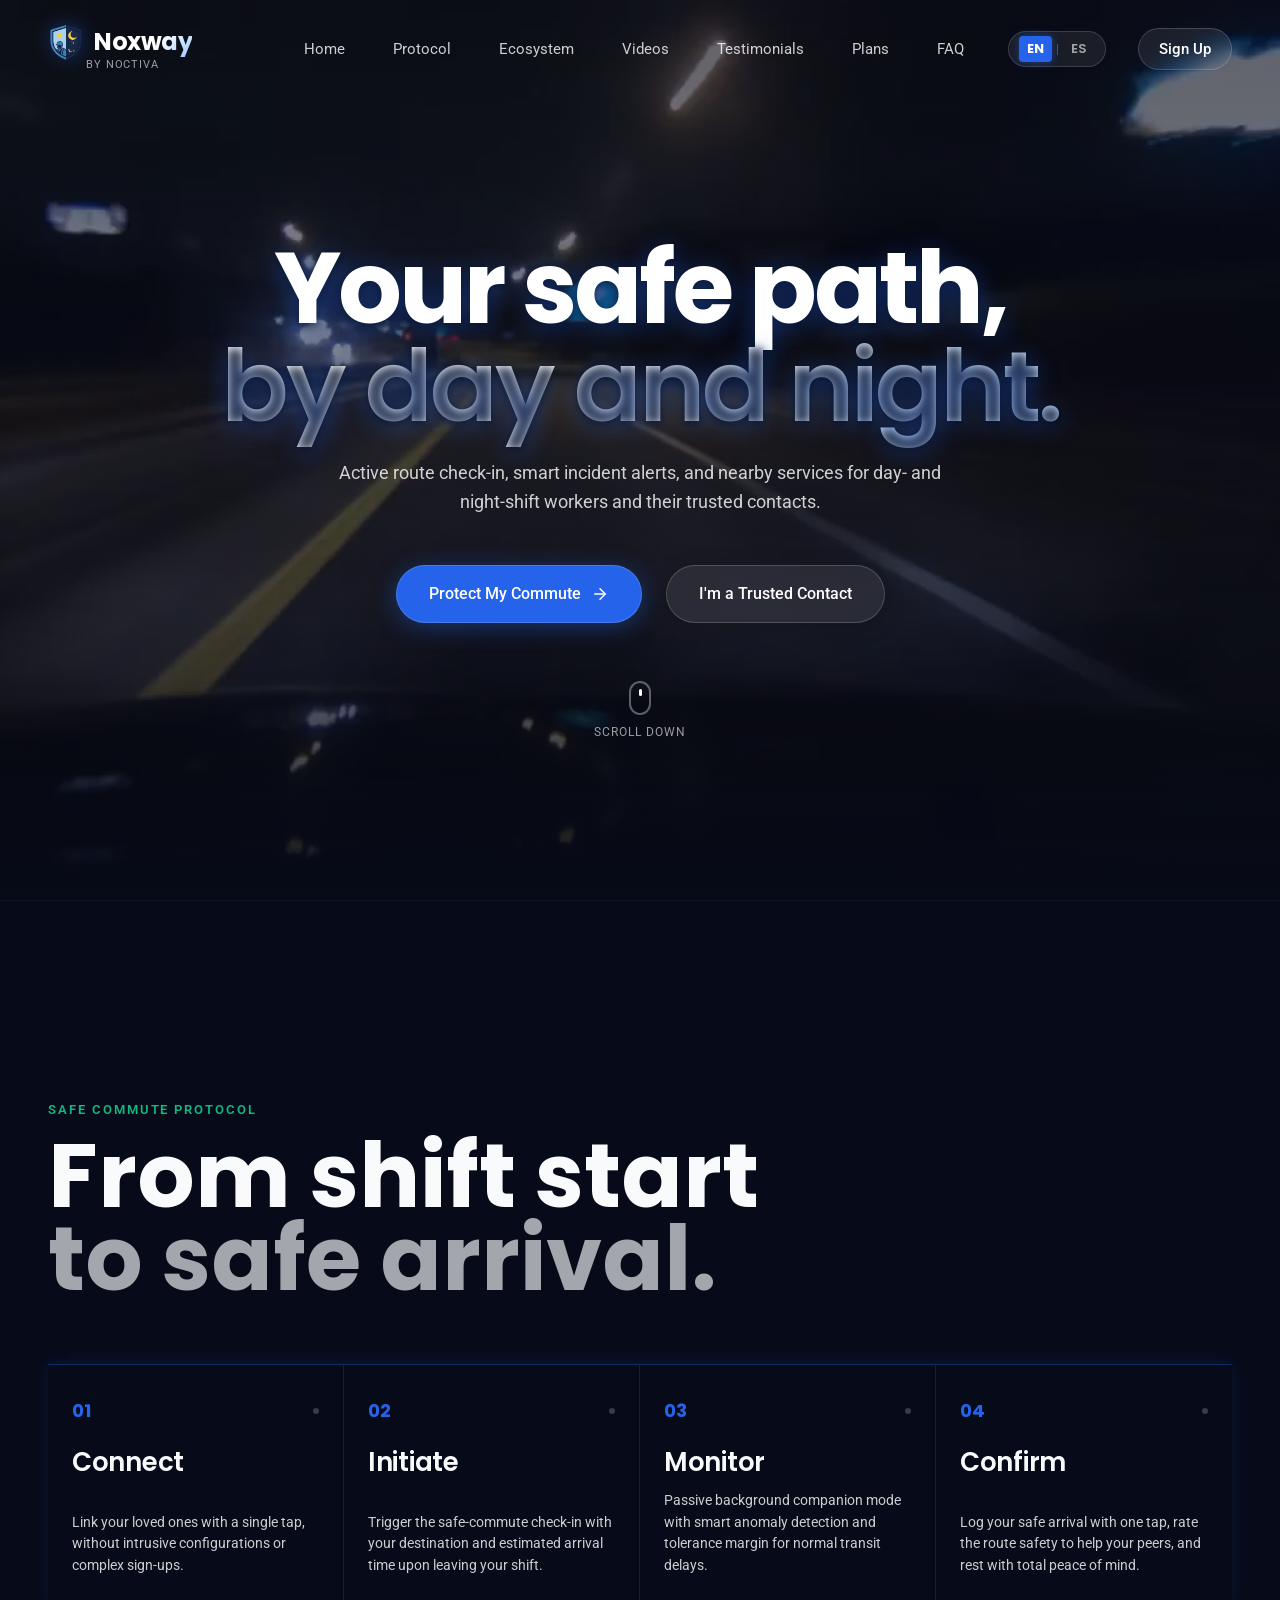
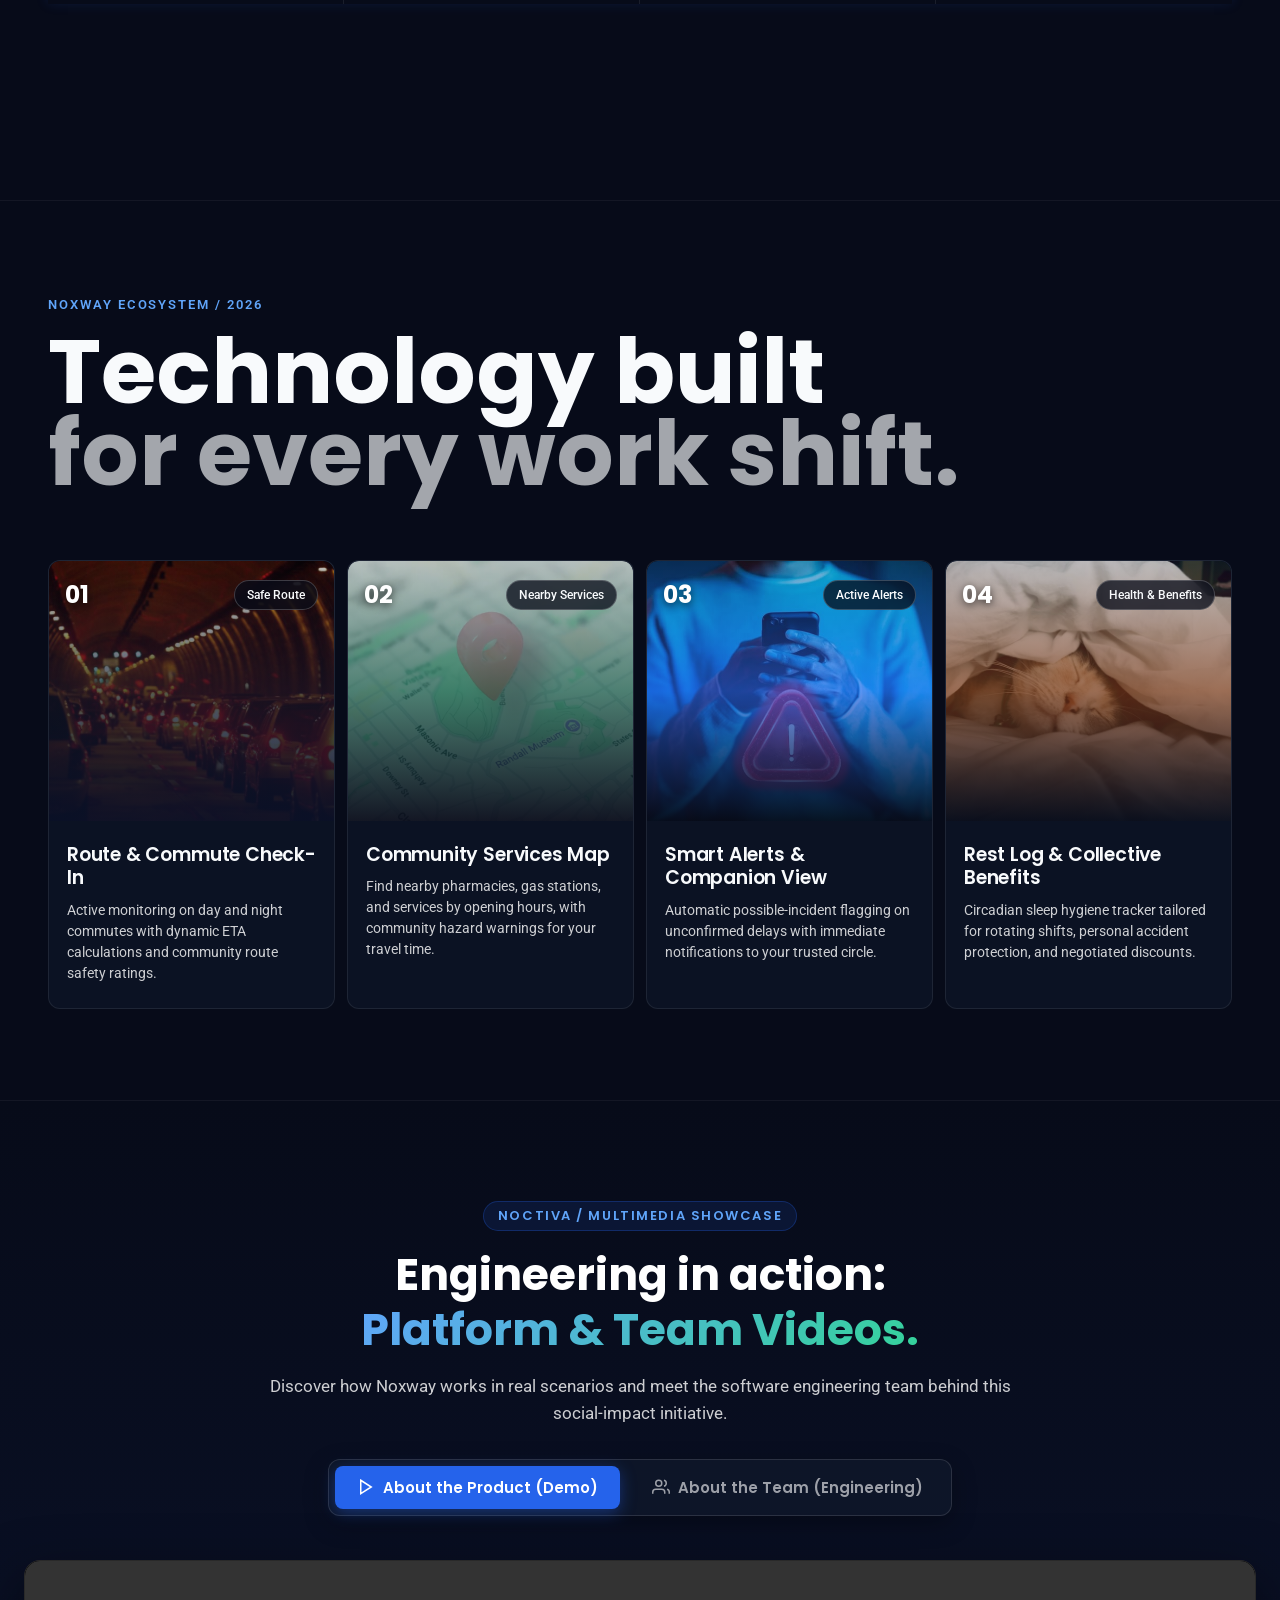
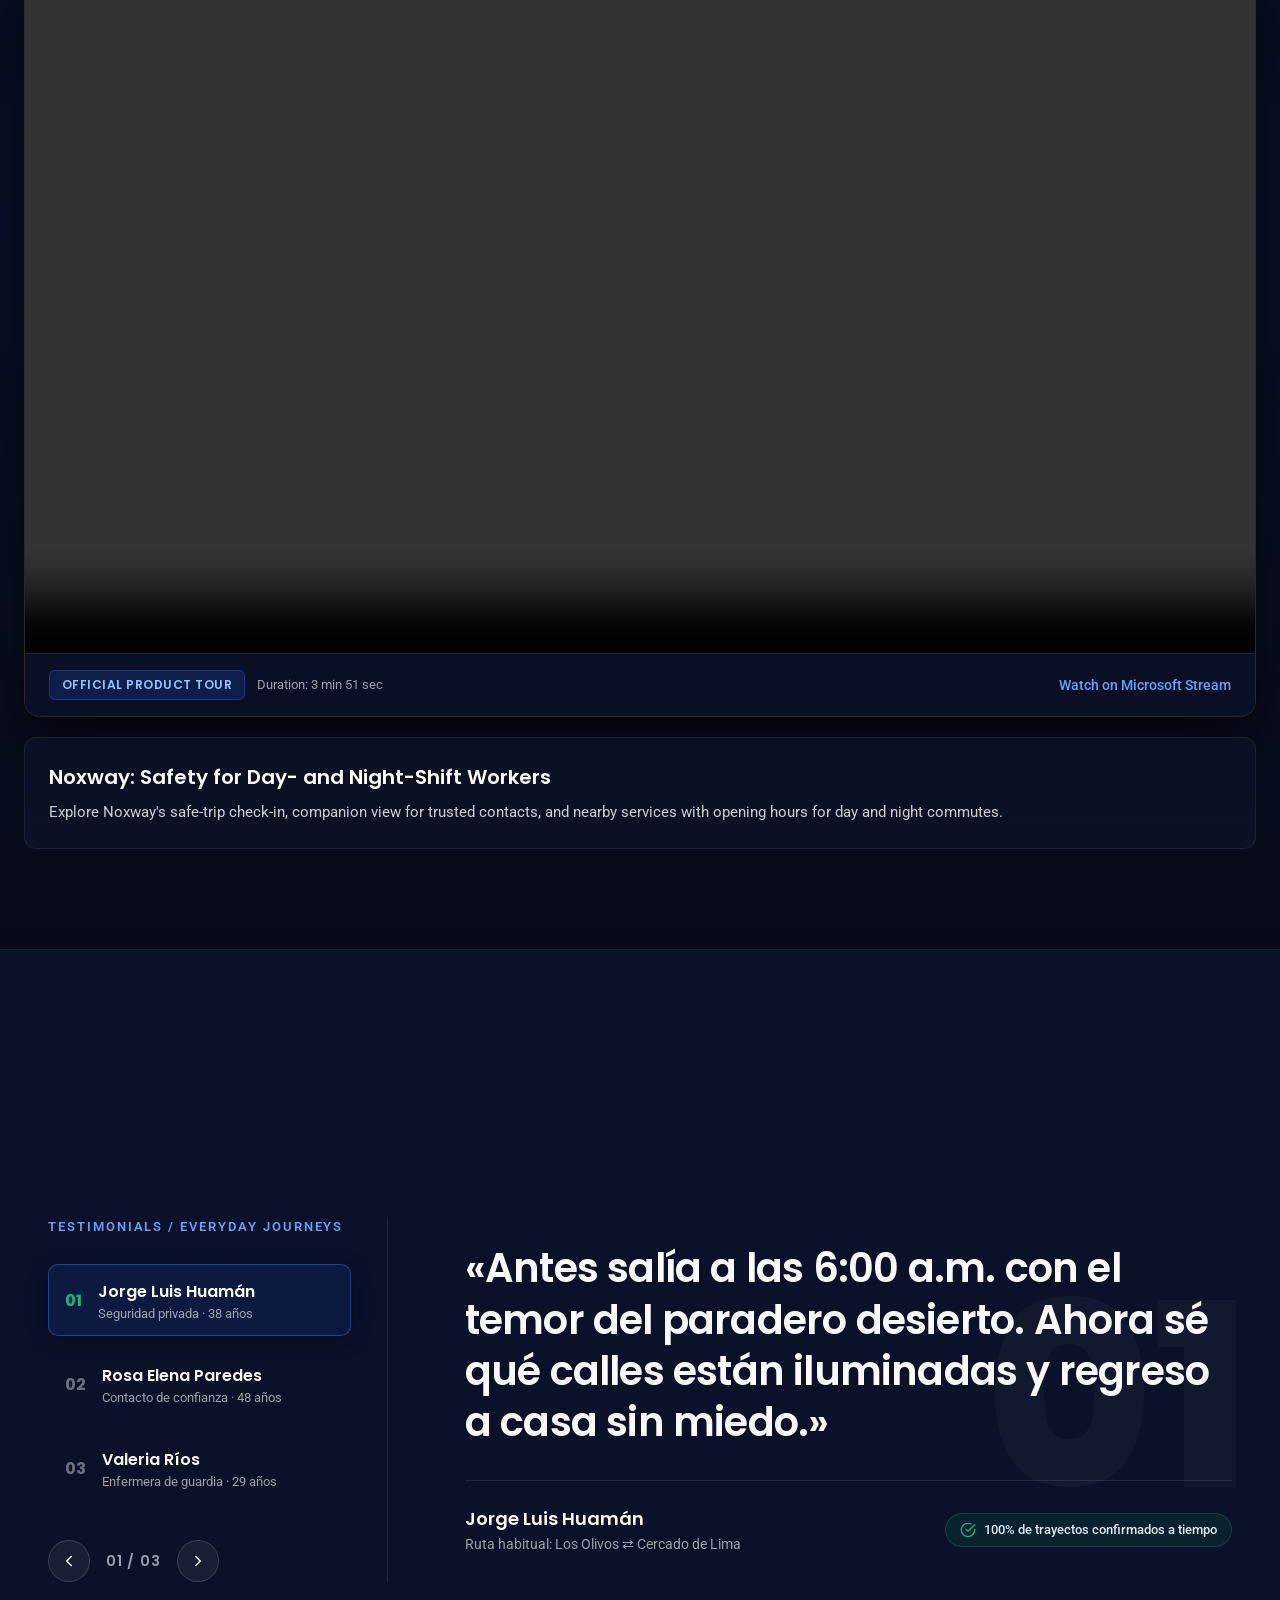
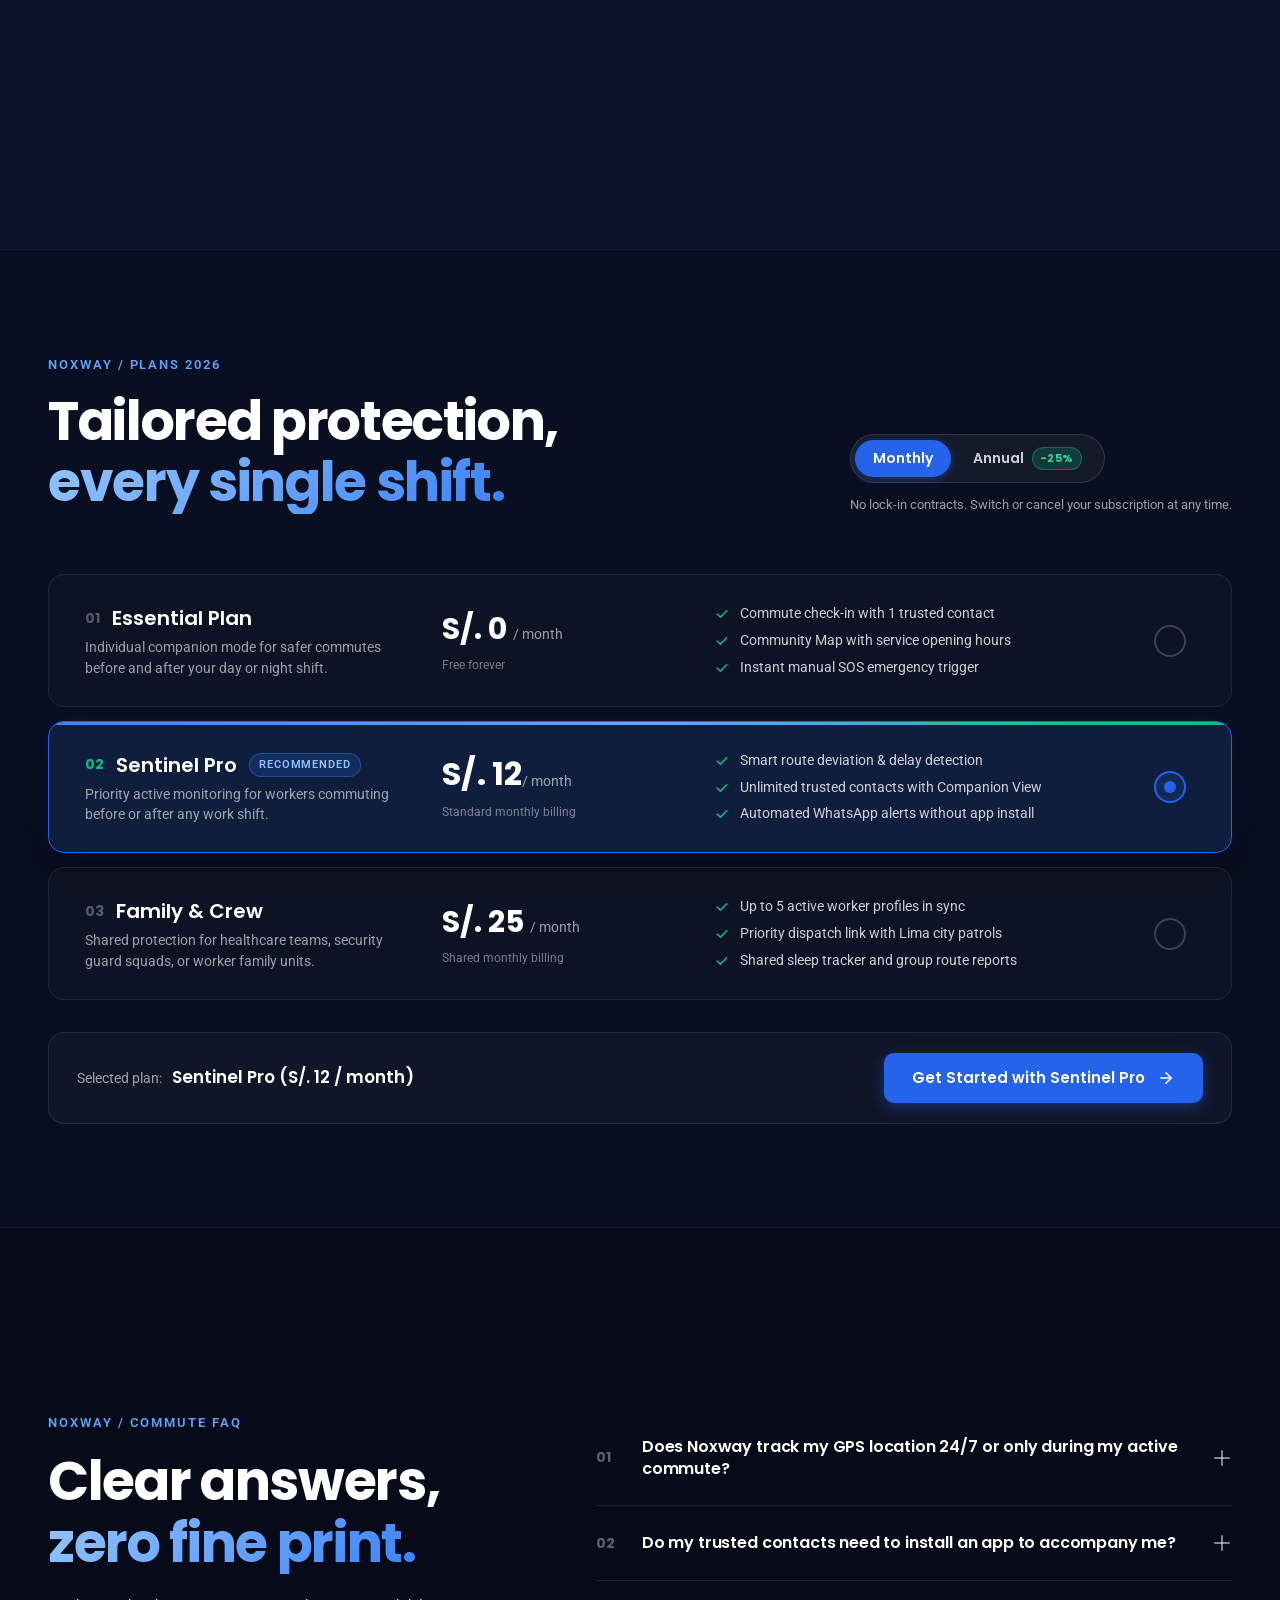
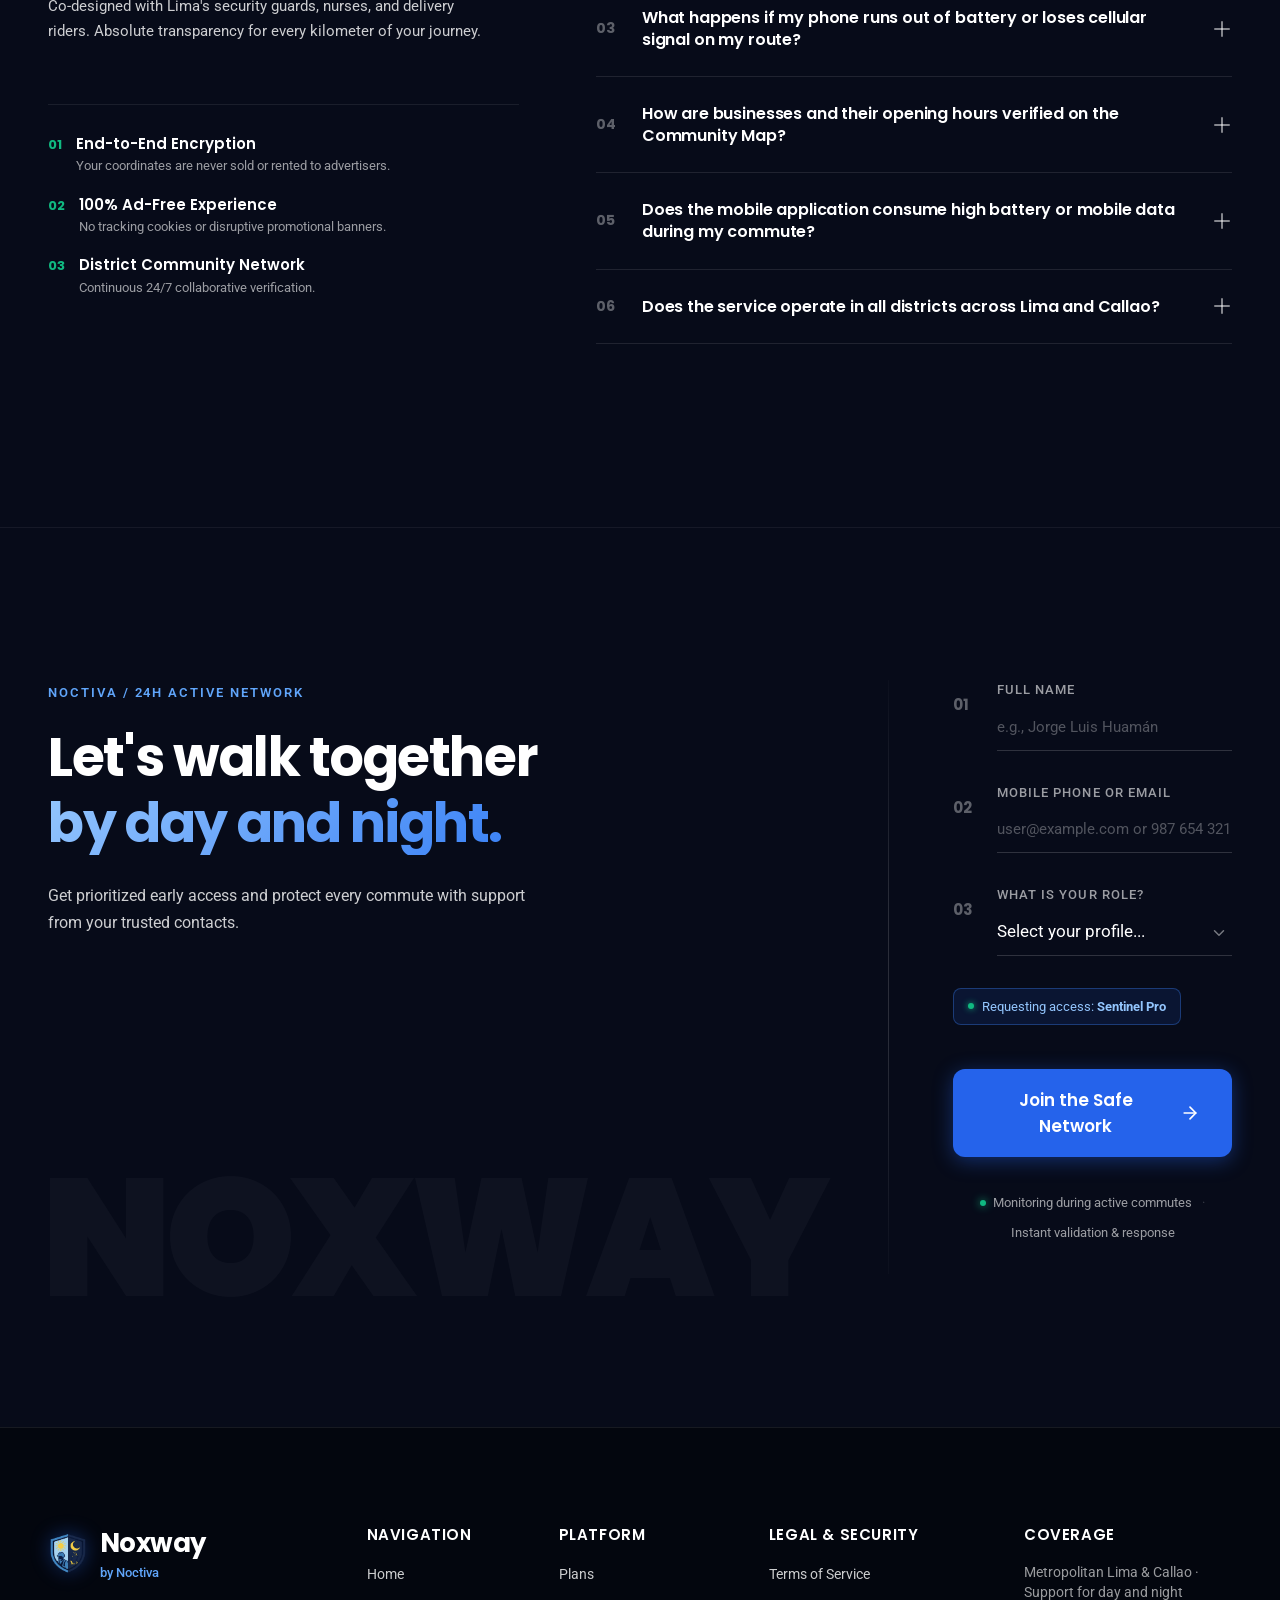
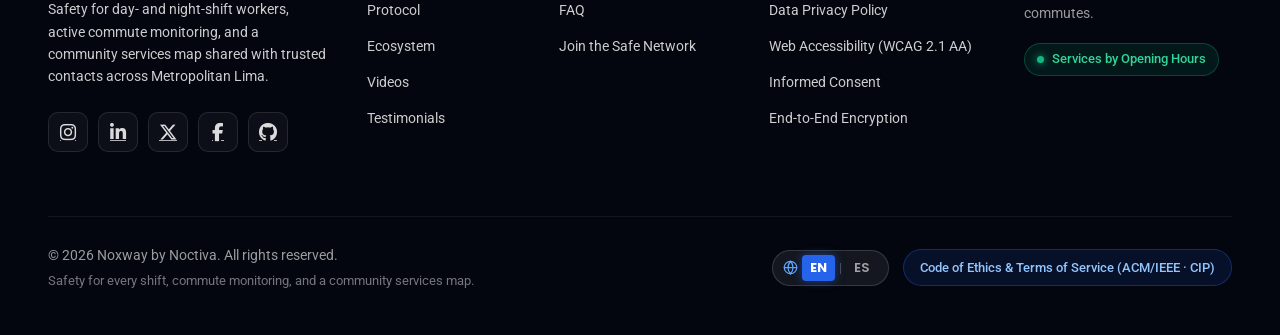
<file: index.html>
<!DOCTYPE html>
<html lang="en">
<head>
  <meta charset="UTF-8">
  <meta name="viewport" content="width=device-width, initial-scale=1.0">

  <title data-i18n="page.title">Noxway | Your safe path by day and night</title>
  <meta name="description" content="Safety and well-being for day- and night-shift workers and their trusted contacts: commute check-in, nearby services with opening hours, and rest tracking." data-i18n-meta="description">
  <meta name="keywords" content="day and night shifts, safe commute, trusted contacts, nearby services, Lima, Noxway, Noctiva, turnos diurnos y nocturnos, trayectos seguros">
  <meta name="author" content="Noctiva">

  <meta property="og:title" content="Noxway | Tu camino seguro de día y de noche">
  <meta property="og:description" content="Seguridad y bienestar para trabajadores de turnos diurnos y nocturnos y sus contactos de confianza: check-in, servicios cercanos según su horario y registro de descanso.">
  <meta property="og:type" content="website">
  <meta property="og:url" content="https://noctiva-noxway.pe/">
  <meta property="og:image" content="assets/images/hero-night-poster.jpg">
  <meta name="twitter:card" content="summary_large_image">

  <link rel="icon" type="image/png" href="assets/images/LogoNovctiva1.png">
  <link rel="apple-touch-icon" href="assets/images/LogoNovctiva1.png">

  <link rel="preconnect" href="https://fonts.googleapis.com">
  <link rel="preconnect" href="https://fonts.gstatic.com" crossorigin>
  <link rel="stylesheet" href="https://fonts.googleapis.com/css2?family=Poppins:wght@500;600;700;800&family=Roboto:wght@300;400;500;700&display=swap">

  <link rel="stylesheet" href="https://cdnjs.cloudflare.com/ajax/libs/font-awesome/6.5.1/css/all.min.css">

  <link rel="stylesheet" href="css/style.css">
</head>
<body>

  <a href="#inicio" class="skip-to-content" data-i18n="a11y.skip">Skip to main content</a>

  <header class="site-header" role="banner">
    <div class="nav-container">

      <a href="#inicio" class="brand-link" aria-label="Ir al inicio de Noxway">
        <div class="brand-row">
          <img src="assets/images/LogoNovctiva1.png" alt="Noxway Logo" class="brand-icon-img">
          <span class="brand-name">Noxway</span>
        </div>
        <span class="brand-tagline" data-i18n="nav.brand_tagline">by Noctiva</span>
      </a>

      <nav class="desktop-nav" aria-label="Navegación principal">
        <ul class="nav-links-list">
          <li><a href="#inicio" class="nav-item-link" data-i18n="nav.home">Home</a></li>
          <li><a href="#trayecto" class="nav-item-link" data-i18n="nav.protocol">Protocol</a></li>
          <li><a href="#mapa" class="nav-item-link" data-i18n="nav.ecosystem">Ecosystem</a></li>
          <li><a href="#videos" class="nav-item-link" data-i18n="nav.videos">Videos</a></li>
          <li><a href="#comunidad" class="nav-item-link" data-i18n="nav.testimonials">Testimonials</a></li>
          <li><a href="#planes" class="nav-item-link" data-i18n="nav.pricing">Plans</a></li>
          <li><a href="#faq" class="nav-item-link" data-i18n="nav.faq">FAQ</a></li>
        </ul>

        <div class="lang-switcher" role="group" aria-label="Select Language">
          <button type="button" class="lang-btn active" data-lang="en_US" aria-pressed="true">EN</button>
          <span class="lang-sep" aria-hidden="true">|</span>
          <button type="button" class="lang-btn" data-lang="es_419" aria-pressed="false">ES</button>
        </div>

        <a href="https://noxway-frontend.web.app/" class="btn-nav-login" data-i18n="nav.register">Sign Up</a>
      </nav>

      <button class="hamburger-toggle" id="hamburger-btn" aria-label="Abrir menú de navegación" aria-expanded="false" aria-controls="mobile-drawer">
        <span class="hamburger-line"></span>
        <span class="hamburger-line"></span>
        <span class="hamburger-line"></span>
      </button>

    </div>
  </header>

  <div class="mobile-nav-drawer" id="mobile-drawer" role="dialog" aria-modal="true" aria-label="Menú móvil">

    <div class="mobile-lang-row">
      <span class="mobile-lang-label">Language:</span>
      <div class="lang-switcher" role="group" aria-label="Language">
        <button type="button" class="lang-btn active" data-lang="en_US" aria-pressed="true">EN</button>
        <span class="lang-sep" aria-hidden="true">|</span>
        <button type="button" class="lang-btn" data-lang="es_419" aria-pressed="false">ES</button>
      </div>
    </div>

    <ul class="mobile-nav-list">
      <li><a href="#inicio" class="mobile-nav-link" data-i18n="nav.home">Home</a></li>
      <li><a href="#trayecto" class="mobile-nav-link" data-i18n="nav.protocol">Protocol</a></li>
      <li><a href="#mapa" class="mobile-nav-link" data-i18n="nav.ecosystem">Ecosystem</a></li>
      <li><a href="#videos" class="mobile-nav-link" data-i18n="nav.videos">Videos</a></li>
      <li><a href="#comunidad" class="mobile-nav-link" data-i18n="nav.testimonials">Testimonials</a></li>
      <li><a href="#planes" class="mobile-nav-link" data-i18n="nav.pricing">Plans</a></li>
      <li><a href="#faq" class="mobile-nav-link" data-i18n="nav.faq">FAQ</a></li>
    </ul>

    <div class="mobile-action-buttons">
      <a href="https://noxway-frontend.web.app/" class="btn-mobile-login" data-i18n="nav.register">Sign Up</a>
    </div>
  </div>

  <main id="inicio">
    <section class="hero-section" aria-label="Presentación de Noxway">

      <div class="hero-video-wrapper" aria-hidden="true">
        <video
          class="hero-video"
          id="hero-video"
          autoplay
          muted
          loop
          playsinline
          poster="assets/images/hero-night-poster.jpg"
        >
          <source src="assets/images/hero-night-city.webm" type="video/webm">
          <img src="assets/images/hero-night-poster.jpg" alt="Calles de la ciudad de noche con tráfico" class="hero-video">
        </video>
        <div class="hero-overlay"></div>
      </div>

      <div class="hero-content">

        <h1 class="hero-title">
          <span data-i18n="hero.title_line1">Your safe path,</span><br class="hero-title-break">
          <span class="hero-title-highlight" data-i18n="hero.title_line2">by day and night.</span>
        </h1>

        <p class="hero-subtitle" data-i18n="hero.subtitle">
          Active route check-in, smart incident alerts, and nearby services for day- and night-shift workers and their trusted contacts.
        </p>

        <div class="hero-cta-group">
          <a href="#planes" class="btn-hero btn-primary-hero">
            <span data-i18n="hero.cta_worker">Protect My Commute</span>
            <svg class="btn-icon-arrow" viewBox="0 0 24 24" fill="none" stroke="currentColor" stroke-width="2" stroke-linecap="round" stroke-linejoin="round" aria-hidden="true">
              <path d="M5 12h14"></path>
              <path d="M12 5l7 7-7 7"></path>
            </svg>
          </a>
          <a href="https://noxway-frontend.web.app/" class="btn-hero btn-glass-hero">
            <span data-i18n="hero.cta_companion">I'm a Trusted Contact</span>
          </a>
        </div>

        <a href="#trayecto" class="hero-scroll-indicator" aria-label="Desplazarse hacia el protocolo">
          <div class="scroll-mouse" aria-hidden="true">
            <span class="scroll-wheel"></span>
          </div>
          <span data-i18n="hero.scroll">Scroll down</span>
        </a>

      </div>

    </section>

    <section id="trayecto" class="protocol-section reveal-on-scroll" aria-labelledby="protocol-title">
      <div class="protocol-container">

        <div class="protocol-header-wrapper">
          <span class="protocol-tag" data-i18n="protocol.tag">Safe Commute Protocol</span>
          <h2 id="protocol-title" class="protocol-title">
            <span data-i18n="protocol.title_line1">From shift start</span><br class="protocol-title-break">
            <span class="protocol-title-highlight" data-i18n="protocol.title_line2">to safe arrival.</span>
          </h2>
        </div>

        <div class="protocol-grid-wrapper">
          <div class="protocol-steps-grid">

            <article class="protocol-step" tabindex="0">
              <div class="step-meta">
                <span class="step-number">01</span>
                <span class="step-indicator" aria-hidden="true"></span>
              </div>
              <h3 class="step-title" data-i18n="protocol.step1_title">Connect</h3>
              <p class="step-desc" data-i18n="protocol.step1_desc">
                Link your loved ones with a single tap, without intrusive configurations or complex sign-ups.
              </p>
            </article>

            <article class="protocol-step" tabindex="0">
              <div class="step-meta">
                <span class="step-number">02</span>
                <span class="step-indicator" aria-hidden="true"></span>
              </div>
              <h3 class="step-title" data-i18n="protocol.step2_title">Initiate</h3>
              <p class="step-desc" data-i18n="protocol.step2_desc">
                Trigger the safe-commute check-in with your destination and estimated arrival time upon leaving your shift.
              </p>
            </article>

            <article class="protocol-step" tabindex="0">
              <div class="step-meta">
                <span class="step-number">03</span>
                <span class="step-indicator" aria-hidden="true"></span>
              </div>
              <h3 class="step-title" data-i18n="protocol.step3_title">Monitor</h3>
              <p class="step-desc" data-i18n="protocol.step3_desc">
                Passive background companion mode with smart anomaly detection and tolerance margin for normal transit delays.
              </p>
            </article>

            <article class="protocol-step" tabindex="0">
              <div class="step-meta">
                <span class="step-number">04</span>
                <span class="step-indicator" aria-hidden="true"></span>
              </div>
              <h3 class="step-title" data-i18n="protocol.step4_title">Confirm</h3>
              <p class="step-desc" data-i18n="protocol.step4_desc">
                Log your safe arrival with one tap, rate the route safety to help your peers, and rest with total peace of mind.
              </p>
            </article>

          </div>
        </div>

      </div>
    </section>

    <section id="mapa" class="ecosystem-section reveal-on-scroll" aria-labelledby="ecosystem-title">
      <div class="ecosystem-container">

        <div class="ecosystem-header-wrapper">
          <span class="ecosystem-tag" data-i18n="ecosystem.tag">Noxway Ecosystem / 2026</span>
          <h2 id="ecosystem-title" class="ecosystem-title">
            <span data-i18n="ecosystem.title_line1">Technology built</span><br class="ecosystem-title-break">
            <span class="ecosystem-title-highlight" data-i18n="ecosystem.title_line2">for every work shift.</span>
          </h2>
        </div>

        <div class="ecosystem-grid">

          <article class="ecosystem-card" tabindex="0">
            <div class="ecosystem-visual-panel">
              <img src="assets/images/Ruta.jpg" alt="Ruta y trayecto seguro de día y de noche" class="ecosystem-panel-img" loading="lazy">
              <div class="ecosystem-panel-overlay panel-overlay-blue"></div>
              <div class="panel-top-row">
                <span class="panel-number">01</span>
                <span class="panel-badge-pill" data-i18n="ecosystem.card1_pill">Safe Route</span>
              </div>
            </div>
            <div class="ecosystem-card-body">
              <h3 class="ecosystem-card-title" data-i18n="ecosystem.card1_title">Route & Commute Check-In</h3>
              <p class="ecosystem-card-desc" data-i18n="ecosystem.card1_desc">
          Active monitoring on day and night commutes with dynamic ETA calculations and community route safety ratings.</p>
            </div>
          </article>

          <article class="ecosystem-card" tabindex="0">
            <div class="ecosystem-visual-panel">
              <img src="assets/images/map.png" alt="Mapa comunitario de servicios cercanos y sus horarios" class="ecosystem-panel-img" loading="lazy">
              <div class="ecosystem-panel-overlay panel-overlay-emerald"></div>
              <div class="panel-top-row">
                <span class="panel-number">02</span>
                <span class="panel-badge-pill" data-i18n="ecosystem.card2_pill">Nearby Services</span>
              </div>
            </div>
            <div class="ecosystem-card-body">
              <h3 class="ecosystem-card-title" data-i18n="ecosystem.card2_title">Community Services Map</h3>
              <p class="ecosystem-card-desc" data-i18n="ecosystem.card2_desc">
          Find nearby pharmacies, gas stations, and services by opening hours, with community hazard warnings for your travel time.</p>
            </div>
          </article>

          <article class="ecosystem-card" tabindex="0">
            <div class="ecosystem-visual-panel">
              <img src="assets/images/Alertas.jpg" alt="Alertas inteligentes y panel de acompañante" class="ecosystem-panel-img" loading="lazy">
              <div class="ecosystem-panel-overlay panel-overlay-indigo"></div>
              <div class="panel-top-row">
                <span class="panel-number">03</span>
                <span class="panel-badge-pill" data-i18n="ecosystem.card3_pill">Active Alerts</span>
              </div>
            </div>
            <div class="ecosystem-card-body">
              <h3 class="ecosystem-card-title" data-i18n="ecosystem.card3_title">Smart Alerts & Companion View</h3>
              <p class="ecosystem-card-desc" data-i18n="ecosystem.card3_desc">
                Automatic possible-incident flagging on unconfirmed delays with immediate notifications to your trusted circle.
              </p>
            </div>
          </article>

          <article class="ecosystem-card" tabindex="0">
            <div class="ecosystem-visual-panel">
              <img src="assets/images/module-rest.jpg" alt="Cuidado del descanso y sueño para distintos turnos" class="ecosystem-panel-img" loading="lazy">
              <div class="ecosystem-panel-overlay panel-overlay-amber"></div>
              <div class="panel-top-row">
                <span class="panel-number">04</span>
                <span class="panel-badge-pill" data-i18n="ecosystem.card4_pill">Health & Benefits</span>
              </div>
            </div>
            <div class="ecosystem-card-body">
              <h3 class="ecosystem-card-title" data-i18n="ecosystem.card4_title">Rest Log & Collective Benefits</h3>
              <p class="ecosystem-card-desc" data-i18n="ecosystem.card4_desc">
                Circadian sleep hygiene tracker tailored for rotating shifts, personal accident protection, and negotiated discounts.
              </p>
            </div>
          </article>

        </div>

      </div>
    </section>

    <section id="videos" class="videos-section reveal-on-scroll" aria-labelledby="videos-title">
      <div class="videos-container">

        <div class="videos-header">
          <span class="videos-tag" data-i18n="videos.tag">Noctiva / Multimedia Showcase</span>
          <h2 id="videos-title" class="videos-title">
            <span data-i18n="videos.title_line1">Engineering in action:</span><br class="videos-title-break">
            <span class="videos-title-highlight" data-i18n="videos.title_line2">Platform & Team Videos.</span>
          </h2>
          <p class="videos-subtitle" data-i18n="videos.subtitle">
            Discover how Noxway works in real scenarios and meet the software engineering team behind this social-impact initiative.
          </p>

          <div class="videos-tabs" role="tablist" aria-label="Select Video Presentation">
            <button type="button" class="video-tab-btn active" id="tab-video-product" role="tab" aria-selected="true" aria-controls="panel-video-product">
              <svg viewBox="0 0 24 24" fill="none" stroke="currentColor" stroke-width="2" class="vtab-icon" aria-hidden="true">
                <polygon points="5 3 19 12 5 21 5 3"></polygon>
              </svg>
              <span data-i18n="videos.tab_product">About the Product (Demo)</span>
            </button>
            <button type="button" class="video-tab-btn" id="tab-video-team" role="tab" aria-selected="false" aria-controls="panel-video-team">
              <svg viewBox="0 0 24 24" fill="none" stroke="currentColor" stroke-width="2" class="vtab-icon" aria-hidden="true">
                <path d="M17 21v-2a4 4 0 0 0-4-4H5a4 4 0 0 0-4 4v2"></path>
                <circle cx="9" cy="7" r="4"></circle>
                <path d="M23 21v-2a4 4 0 0 0-3-3.87"></path>
                <path d="M16 3.13a4 4 0 0 1 0 7.75"></path>
              </svg>
              <span data-i18n="videos.tab_team">About the Team (Engineering)</span>
            </button>
          </div>
        </div>

        <div class="videos-content-wrapper">

          <article class="video-display-panel active" id="panel-video-product" role="tabpanel" aria-labelledby="tab-video-product">
            <div class="video-player-box">
              <div class="video-embed-container">
                <video
                  id="product-demo-video"
                  class="video-iframe video-player-native"
                  src="https://upcedupe-my.sharepoint.com/:v:/g/personal/u20241i469_upc_edu_pe/IQDK5el_0bgmQINN3hWW4TghAeWnJiiVNPsG6m_-Gggdv5E?e=veIOUI&download=1"
                  title="Noxway - Video About the Product"
                  controls
                  preload="metadata"
                  playsinline
                ></video>
                <div class="video-fallback-overlay" id="product-video-fallback" hidden>
                  <div class="video-fallback-card">
                    <span class="video-badge" data-i18n="videos.prod_badge">Official Product Tour</span>
                    <h4 class="video-fallback-title" data-i18n="videos.prod_fallback_title">Watch About the Product on Microsoft Stream</h4>
                    <p class="video-fallback-desc" data-i18n="videos.prod_fallback_desc">Your browser blocked embedded SharePoint playback. Open the video directly in Microsoft Stream to watch the full demo.</p>
                    <a
                      href="https://upcedupe-my.sharepoint.com/:v:/g/personal/u20241i469_upc_edu_pe/IQDK5el_0bgmQINN3hWW4TghAeWnJiiVNPsG6m_-Gggdv5E?e=veIOUI"
                      target="_blank"
                      rel="noopener noreferrer"
                      class="video-fallback-btn"
                      data-i18n="videos.prod_fallback_cta"
                    >Watch on Microsoft Stream</a>
                  </div>
                </div>
              </div>
              <div class="video-meta-bar">
                <div class="meta-left">
                  <span class="video-badge" data-i18n="videos.prod_badge">Official Product Tour</span>
                  <span class="video-duration" data-i18n="videos.prod_time">Duration: 3 min 51 sec</span>
                </div>
                <div class="meta-links">
                  <a href="https://upcedupe-my.sharepoint.com/:v:/g/personal/u20241i469_upc_edu_pe/IQDK5el_0bgmQINN3hWW4TghAeWnJiiVNPsG6m_-Gggdv5E?e=veIOUI" target="_blank" rel="noopener noreferrer" class="video-ext-link" data-i18n="videos.prod_watch_stream">Watch on Microsoft Stream</a>
                </div>
              </div>
            </div>
            <div class="video-details-box">
              <h3 class="video-card-title" data-i18n="videos.prod_title">Noxway: Safety for Day- and Night-Shift Workers</h3>
              <p class="video-card-desc" data-i18n="videos.prod_desc">
          Explore Noxway's safe-trip check-in, companion view for trusted contacts, and nearby services with opening hours for day and night commutes.</p>
            </div>
          </article>

          <article class="video-display-panel" id="panel-video-team" role="tabpanel" aria-labelledby="tab-video-team" hidden>
            <div class="video-player-box">
              <div class="video-embed-container">
                <iframe
                  class="video-iframe"
                  src="https://www.youtube.com/embed/YyL122SJDvk"
                  title="Noxway - Video About the Team"
                  allow="accelerometer; autoplay; clipboard-write; encrypted-media; gyroscope; picture-in-picture; web-share"
                  referrerpolicy="strict-origin-when-cross-origin"
                  allowfullscreen
                  loading="lazy"
                ></iframe>
              </div>
              <div class="video-meta-bar">
                <div class="meta-left">
                  <span class="video-badge team-badge-color" data-i18n="videos.team_badge">Academic & Agile Retrospective</span>
                  <span class="video-duration" data-i18n="videos.team_time">Duration: 8 min 10 sec</span>
                </div>
                <div class="meta-links">
                  <a href="https://youtu.be/YyL122SJDvk" target="_blank" rel="noopener noreferrer" class="video-ext-link" data-i18n="videos.team_watch_yt">Watch on YouTube</a>
                  <span class="meta-sep" aria-hidden="true">·</span>
                  <a href="https://web.microsoftstream.com" target="_blank" rel="noopener noreferrer" class="video-ext-link" data-i18n="videos.team_watch_stream">Microsoft Stream</a>
                </div>
              </div>
            </div>
            <div class="video-details-box">
              <h3 class="video-card-title" data-i18n="videos.team_title">Team Noctiva: Process, Values & ABET Outcome 3</h3>
              <p class="video-card-desc" data-i18n="videos.team_desc">
                Meet the Noctiva engineering team. Learn about our design thinking process, Lean UX experiments, and collective commitment to user well-being.
              </p>
            </div>
          </article>

        </div>

      </div>
    </section>

    <section id="comunidad" class="testimonials-section reveal-on-scroll" aria-labelledby="testimonials-tag-title">
      <div class="testimonials-container">

        <div class="testimonials-left-col">
          <span id="testimonials-tag-title" class="testimonials-tag" data-i18n="testimonials.tag">TESTIMONIALS / EVERYDAY JOURNEYS</span>

          <div class="testimonials-nav-list" role="tablist" aria-label="Seleccionar testimonio">

            <button class="testimonial-tab-btn active" role="tab" aria-selected="true" aria-controls="testimony-panel" data-index="0" id="tab-0">
              <span class="tab-index">01</span>
              <div class="tab-info">
                <span class="tab-name">Jorge Luis Huamán</span>
                <span class="tab-role" id="testimony-role-0">Seguridad privada · 38 años</span>
              </div>
            </button>

            <button class="testimonial-tab-btn" role="tab" aria-selected="false" aria-controls="testimony-panel" data-index="1" id="tab-1">
              <span class="tab-index">02</span>
              <div class="tab-info">
                <span class="tab-name">Rosa Elena Paredes</span>
                <span class="tab-role" id="testimony-role-1">Contacto de confianza · 48 años</span>
              </div>
            </button>

            <button class="testimonial-tab-btn" role="tab" aria-selected="false" aria-controls="testimony-panel" data-index="2" id="tab-2">
              <span class="tab-index">03</span>
              <div class="tab-info">
                <span class="tab-name">Valeria Ríos</span>
                <span class="tab-role" id="testimony-role-2">Enfermera de guardia · 29 años</span>
              </div>
            </button>

          </div>

          <div class="testimonials-controls" aria-label="Controles de testimonios">
            <button class="btn-testimonial-nav" id="prev-testimony-btn" aria-label="Testimonio anterior" data-i18n-aria-label="testimonials.prev">
              <svg viewBox="0 0 24 24" fill="none" stroke="currentColor" stroke-width="2" stroke-linecap="round" stroke-linejoin="round" aria-hidden="true">
                <path d="M15 18l-6-6 6-6"/>
              </svg>
            </button>
            <span class="testimonials-counter" id="testimony-counter" aria-hidden="true">01 / 03</span>
            <button class="btn-testimonial-nav" id="next-testimony-btn" aria-label="Testimonio siguiente" data-i18n-aria-label="testimonials.next">
              <svg viewBox="0 0 24 24" fill="none" stroke="currentColor" stroke-width="2" stroke-linecap="round" stroke-linejoin="round" aria-hidden="true">
                <path d="M9 18l6-6-6-6"/>
              </svg>
            </button>
          </div>

        </div>

        <div class="testimonials-right-col" id="testimony-panel" role="tabpanel" aria-labelledby="tab-0" aria-live="polite">

          <div class="giant-watermark-number" id="testimony-watermark" aria-hidden="true">01</div>

          <blockquote class="testimony-quote-wrapper">
            <p class="testimony-quote" id="testimony-quote">
              «Antes salía a las 6:00 a.m. con el temor del paradero desierto. Ahora sé qué calles están iluminadas y regreso a casa sin miedo.»
            </p>
          </blockquote>

          <div class="testimony-author-meta" id="testimony-meta">
            <div class="author-details">
              <h3 class="author-name" id="author-name">Jorge Luis Huamán</h3>
              <p class="author-location" id="author-location">Ruta habitual: Los Olivos ⇄ Cercado de Lima</p>
            </div>
            <div class="author-metric">
              <span class="metric-icon" aria-hidden="true">
                <svg viewBox="0 0 24 24" fill="none" stroke="currentColor" stroke-width="2" stroke-linecap="round" stroke-linejoin="round">
                  <path d="M22 11.08V12a10 10 0 1 1-5.93-9.14"/>
                  <polyline points="22 4 12 14.01 9 11.01"/>
                </svg>
              </span>
              <span class="metric-text" id="author-metric">100% de trayectos confirmados a tiempo</span>
            </div>
          </div>

        </div>

      </div>
    </section>

    <section id="planes" class="pricing-section reveal-on-scroll" aria-labelledby="pricing-title">
      <div class="pricing-container">

        <div class="pricing-header">
          <div class="pricing-header-left">
            <span class="pricing-tag" data-i18n="pricing.tag">NOXWAY / PLANS 2026</span>
            <h2 id="pricing-title" class="pricing-title">
              <span data-i18n="pricing.title_line1">Tailored protection,</span><br class="pricing-title-break">
              <span class="pricing-title-highlight" data-i18n="pricing.title_line2">every single shift.</span>
            </h2>
          </div>
          <div class="pricing-header-right">

            <div class="billing-toggle-wrapper" role="group" aria-label="Periodo de facturación">
              <button type="button" class="billing-toggle-btn active" id="billing-monthly-btn" aria-pressed="true" data-i18n="pricing.monthly">
                Monthly
              </button>
              <button type="button" class="billing-toggle-btn" id="billing-annual-btn" aria-pressed="false">
                <span data-i18n="pricing.annual">Annual</span>
                <span class="discount-badge" aria-label="Save 25%" data-i18n="pricing.discount">-25%</span>
              </button>
            </div>
            <p class="billing-note" data-i18n="pricing.billing_note">No lock-in contracts. Switch or cancel your subscription at any time.</p>
          </div>
        </div>

        <div class="pricing-ledger" role="radiogroup" aria-label="Planes de suscripción de Noxway">

          <article
            class="pricing-row"
            role="radio"
            aria-checked="false"
            tabindex="0"
            data-plan-id="esencial"
            data-plan-name="Essential Plan"
            data-price-monthly="S/. 0"
            data-price-annual="S/. 0"
            data-period-monthly="/ month"
            data-period-annual="/ year"
            data-subtext-monthly="Free forever"
            data-subtext-annual="Free forever"
          >
            <div class="pricing-row-line" aria-hidden="true"></div>

            <div class="row-col-identity">
              <div class="plan-name-row">
                <span class="plan-indicator-num">01</span>
                <h3 class="plan-name" data-i18n="pricing.plan1_name">Essential Plan</h3>
              </div>
              <p class="plan-desc" data-i18n="pricing.plan1_desc">Individual companion mode for safer commutes before and after your day or night shift.</p>
            </div>

            <div class="row-col-price">
              <div class="price-wrapper">
                <span class="price-currency-value">S/. 0</span>
                <span class="price-period">/ month</span>
              </div>
              <span class="price-subtext" data-i18n="pricing.plan1_sub_m">Free forever</span>
            </div>

            <div class="row-col-features">
              <ul class="features-list">
                <li class="feature-item">
                  <svg class="feature-check" viewBox="0 0 20 20" fill="currentColor" aria-hidden="true"><path fill-rule="evenodd" d="M16.707 5.293a1 1 0 010 1.414l-8 8a1 1 0 01-1.414 0l-4-4a1 1 0 011.414-1.414L8 12.586l7.293-7.293a1 1 0 011.414 0z" clip-rule="evenodd"/></svg>
                  <span data-i18n="pricing.plan1_f1">Commute check-in with 1 trusted contact</span>
                </li>
                <li class="feature-item">
                  <svg class="feature-check" viewBox="0 0 20 20" fill="currentColor" aria-hidden="true"><path fill-rule="evenodd" d="M16.707 5.293a1 1 0 010 1.414l-8 8a1 1 0 01-1.414 0l-4-4a1 1 0 011.414-1.414L8 12.586l7.293-7.293a1 1 0 011.414 0z" clip-rule="evenodd"/></svg>
                  <span data-i18n="pricing.plan1_f2">Community Map with service opening hours</span>
                </li>
                <li class="feature-item">
                  <svg class="feature-check" viewBox="0 0 20 20" fill="currentColor" aria-hidden="true"><path fill-rule="evenodd" d="M16.707 5.293a1 1 0 010 1.414l-8 8a1 1 0 01-1.414 0l-4-4a1 1 0 011.414-1.414L8 12.586l7.293-7.293a1 1 0 011.414 0z" clip-rule="evenodd"/></svg>
                  <span data-i18n="pricing.plan1_f3">Instant manual SOS emergency trigger</span>
                </li>
              </ul>
            </div>

            <div class="row-col-action">
              <div class="radio-selector-circle" aria-hidden="true">
                <span class="selector-dot"></span>
              </div>
            </div>
          </article>

          <article
            class="pricing-row selected"
            role="radio"
            aria-checked="true"
            tabindex="0"
            data-plan-id="centinela-pro"
            data-plan-name="Sentinel Pro"
            data-price-monthly="S/. 12"
            data-price-annual="S/. 9.20"
            data-period-monthly="/ month"
            data-period-annual="/ month"
            data-subtext-monthly="Standard monthly billing"
            data-subtext-annual="Billed S/. 110 annually (-25%)"
          >
            <div class="pricing-row-line" aria-hidden="true"></div>

            <div class="row-col-identity">
              <div class="plan-name-row">
                <span class="plan-indicator-num">02</span>
                <h3 class="plan-name" data-i18n="pricing.plan2_name">Sentinel Pro</h3>
                <span class="plan-badge-popular" data-i18n="pricing.plan2_badge">Recommended</span>
              </div>
              <p class="plan-desc" data-i18n="pricing.plan2_desc">Priority active monitoring for workers commuting before or after any work shift.</p>
            </div>

            <div class="row-col-price">
              <div class="price-wrapper">
                <span class="price-currency-value">S/. 12</span>
                <span class="price-period">/ month</span>
              </div>
              <span class="price-subtext" data-i18n="pricing.plan2_sub_m">Standard monthly billing</span>
            </div>

            <div class="row-col-features">
              <ul class="features-list">
                <li class="feature-item">
                  <svg class="feature-check" viewBox="0 0 20 20" fill="currentColor" aria-hidden="true"><path fill-rule="evenodd" d="M16.707 5.293a1 1 0 010 1.414l-8 8a1 1 0 01-1.414 0l-4-4a1 1 0 011.414-1.414L8 12.586l7.293-7.293a1 1 0 011.414 0z" clip-rule="evenodd"/></svg>
                  <span data-i18n="pricing.plan2_f1">Smart route deviation & delay detection</span>
                </li>
                <li class="feature-item">
                  <svg class="feature-check" viewBox="0 0 20 20" fill="currentColor" aria-hidden="true"><path fill-rule="evenodd" d="M16.707 5.293a1 1 0 010 1.414l-8 8a1 1 0 01-1.414 0l-4-4a1 1 0 011.414-1.414L8 12.586l7.293-7.293a1 1 0 011.414 0z" clip-rule="evenodd"/></svg>
                  <span data-i18n="pricing.plan2_f2">Unlimited trusted contacts with Companion View</span>
                </li>
                <li class="feature-item">
                  <svg class="feature-check" viewBox="0 0 20 20" fill="currentColor" aria-hidden="true"><path fill-rule="evenodd" d="M16.707 5.293a1 1 0 010 1.414l-8 8a1 1 0 01-1.414 0l-4-4a1 1 0 011.414-1.414L8 12.586l7.293-7.293a1 1 0 011.414 0z" clip-rule="evenodd"/></svg>
                  <span data-i18n="pricing.plan2_f3">Automated WhatsApp alerts without app install</span>
                </li>
              </ul>
            </div>

            <div class="row-col-action">
              <div class="radio-selector-circle" aria-hidden="true">
                <span class="selector-dot"></span>
              </div>
            </div>
          </article>

          <article
            class="pricing-row"
            role="radio"
            aria-checked="false"
            tabindex="0"
            data-plan-id="cuadrilla-familiar"
            data-plan-name="Family & Crew"
            data-price-monthly="S/. 25"
            data-price-annual="S/. 20"
            data-period-monthly="/ month"
            data-period-annual="/ month"
            data-subtext-monthly="Shared monthly billing"
            data-subtext-annual="Billed S/. 240 annually (-20%)"
          >
            <div class="pricing-row-line" aria-hidden="true"></div>

            <div class="row-col-identity">
              <div class="plan-name-row">
                <span class="plan-indicator-num">03</span>
                <h3 class="plan-name" data-i18n="pricing.plan3_name">Family & Crew</h3>
              </div>
              <p class="plan-desc" data-i18n="pricing.plan3_desc">Shared protection for healthcare teams, security guard squads, or worker family units.</p>
            </div>

            <div class="row-col-price">
              <div class="price-wrapper">
                <span class="price-currency-value">S/. 25</span>
                <span class="price-period">/ month</span>
              </div>
              <span class="price-subtext" data-i18n="pricing.plan3_sub_m">Shared monthly billing</span>
            </div>

            <div class="row-col-features">
              <ul class="features-list">
                <li class="feature-item">
                  <svg class="feature-check" viewBox="0 0 20 20" fill="currentColor" aria-hidden="true"><path fill-rule="evenodd" d="M16.707 5.293a1 1 0 010 1.414l-8 8a1 1 0 01-1.414 0l-4-4a1 1 0 011.414-1.414L8 12.586l7.293-7.293a1 1 0 011.414 0z" clip-rule="evenodd"/></svg>
                  <span data-i18n="pricing.plan3_f1">Up to 5 active worker profiles in sync</span>
                </li>
                <li class="feature-item">
                  <svg class="feature-check" viewBox="0 0 20 20" fill="currentColor" aria-hidden="true"><path fill-rule="evenodd" d="M16.707 5.293a1 1 0 010 1.414l-8 8a1 1 0 01-1.414 0l-4-4a1 1 0 011.414-1.414L8 12.586l7.293-7.293a1 1 0 011.414 0z" clip-rule="evenodd"/></svg>
                  <span data-i18n="pricing.plan3_f2">Priority dispatch link with Lima city patrols</span>
                </li>
                <li class="feature-item">
                  <svg class="feature-check" viewBox="0 0 20 20" fill="currentColor" aria-hidden="true"><path fill-rule="evenodd" d="M16.707 5.293a1 1 0 010 1.414l-8 8a1 1 0 01-1.414 0l-4-4a1 1 0 011.414-1.414L8 12.586l7.293-7.293a1 1 0 011.414 0z" clip-rule="evenodd"/></svg>
                  <span data-i18n="pricing.plan3_f3">Shared sleep tracker and group route reports</span>
                </li>
              </ul>
            </div>

            <div class="row-col-action">
              <div class="radio-selector-circle" aria-hidden="true">
                <span class="selector-dot"></span>
              </div>
            </div>
          </article>

        </div>

        <div class="pricing-summary-bar" aria-live="polite">
          <div class="summary-info">
            <span class="summary-label" data-i18n="pricing.summary_label">Selected plan:</span>
            <span class="summary-plan-name" id="summary-plan-name">Sentinel Pro (S/. 12 / month)</span>
          </div>
          <a href="https://noxway-frontend.web.app/" class="btn-pricing-cta" id="btn-pricing-cta">
            <span id="pricing-cta-text">Get Started with Sentinel Pro</span>
            <svg class="cta-arrow-icon" viewBox="0 0 24 24" fill="none" stroke="currentColor" stroke-width="2" stroke-linecap="round" stroke-linejoin="round" aria-hidden="true">
              <line x1="5" y1="12" x2="19" y2="12"></line>
              <polyline points="12 5 19 12 12 19"></polyline>
            </svg>
          </a>
        </div>

      </div>
    </section>

    <section id="faq" class="faq-section reveal-on-scroll" aria-labelledby="faq-title">
      <div class="faq-container">

        <div class="faq-left-col">
          <div class="faq-left-header">
            <span class="faq-tag" data-i18n="faq.tag">NOXWAY / COMMUTE FAQ</span>
            <h2 id="faq-title" class="faq-title">
              <span data-i18n="faq.title_line1">Clear answers,</span><br class="faq-title-break">
              <span class="faq-title-highlight" data-i18n="faq.title_line2">zero fine print.</span>
            </h2>
            <p class="faq-desc" data-i18n="faq.desc">
              Co-designed with Lima’s security guards, nurses, and delivery riders. Absolute transparency for every kilometer of your journey.
            </p>
          </div>

          <div class="faq-trust-meta" aria-label="Garantías de seguridad de Noxway">
            <div class="trust-meta-item">
              <span class="trust-number">01</span>
              <div class="trust-text">
                <span class="trust-title" data-i18n="faq.trust1_title">End-to-End Encryption</span>
                <span class="trust-sub" data-i18n="faq.trust1_sub">Your coordinates are never sold or rented to advertisers.</span>
              </div>
            </div>
            <div class="trust-meta-item">
              <span class="trust-number">02</span>
              <div class="trust-text">
                <span class="trust-title" data-i18n="faq.trust2_title">100% Ad-Free Experience</span>
                <span class="trust-sub" data-i18n="faq.trust2_sub">No tracking cookies or disruptive promotional banners.</span>
              </div>
            </div>
            <div class="trust-meta-item">
              <span class="trust-number">03</span>
              <div class="trust-text">
                <span class="trust-title" data-i18n="faq.trust3_title">District Community Network</span>
                <span class="trust-sub" data-i18n="faq.trust3_sub">Continuous 24/7 collaborative verification.</span>
              </div>
            </div>
          </div>
        </div>

        <div class="faq-right-col">
          <div class="faq-accordion" role="presentation">

            <article class="faq-item">
              <button
                type="button"
                class="faq-question-btn"
                id="faq-btn-1"
                aria-expanded="false"
                aria-controls="faq-panel-1"
              >
                <span class="faq-item-num">01</span>
                <span class="faq-question-text" data-i18n="faq.q1">Does Noxway track my GPS location 24/7 or only during my active commute?</span>
                <span class="faq-toggle-icon" aria-hidden="true">
                  <span class="icon-line horizontal"></span>
                  <span class="icon-line vertical"></span>
                </span>
              </button>
              <div class="faq-answer-panel" id="faq-panel-1" role="region" aria-labelledby="faq-btn-1" hidden>
                <div class="faq-panel-inner">
                  <span class="panel-watermark-num" aria-hidden="true">01</span>
                  <p class="faq-answer-text" data-i18n="faq.a1">
                    Your privacy is non-negotiable. Monitoring is ONLY active when you manually trigger your check-in upon clocking out and automatically shuts down the second you confirm safe arrival at your home.
                  </p>
                </div>
              </div>
            </article>

            <article class="faq-item">
              <button
                type="button"
                class="faq-question-btn"
                id="faq-btn-2"
                aria-expanded="false"
                aria-controls="faq-panel-2"
              >
                <span class="faq-item-num">02</span>
                <span class="faq-question-text" data-i18n="faq.q2">Do my trusted contacts need to install an app to accompany me?</span>
                <span class="faq-toggle-icon" aria-hidden="true">
                  <span class="icon-line horizontal"></span>
                  <span class="icon-line vertical"></span>
                </span>
              </button>
              <div class="faq-answer-panel" id="faq-panel-2" role="region" aria-labelledby="faq-btn-2" hidden>
                <div class="faq-panel-inner">
                  <span class="panel-watermark-num" aria-hidden="true">02</span>
                  <p class="faq-answer-text" data-i18n="faq.a2">
                    No app installation or payment is required for your companions. They receive an encrypted web view link via WhatsApp/SMS that opens seamlessly on any mobile or desktop browser without registering.
                  </p>
                </div>
              </div>
            </article>

            <article class="faq-item">
              <button
                type="button"
                class="faq-question-btn"
                id="faq-btn-3"
                aria-expanded="false"
                aria-controls="faq-panel-3"
              >
                <span class="faq-item-num">03</span>
                <span class="faq-question-text" data-i18n="faq.q3">What happens if my phone runs out of battery or loses cellular signal on my route?</span>
                <span class="faq-toggle-icon" aria-hidden="true">
                  <span class="icon-line horizontal"></span>
                  <span class="icon-line vertical"></span>
                </span>
              </button>
              <div class="faq-answer-panel" id="faq-panel-3" role="region" aria-labelledby="faq-btn-3" hidden>
                <div class="faq-panel-inner">
                  <span class="panel-watermark-num" aria-hidden="true">03</span>
                  <p class="faq-answer-text" data-i18n="faq.a3">
                    Noxway incorporates signal-loss tolerance buffers tuned for Lima’s topography. If no activity is received after your ETA expires, the system alerts your contacts sharing the last verified GPS location and elapsed time.
                  </p>
                </div>
              </div>
            </article>

            <article class="faq-item">
              <button
                type="button"
                class="faq-question-btn"
                id="faq-btn-4"
                aria-expanded="false"
                aria-controls="faq-panel-4"
              >
                <span class="faq-item-num">04</span>
                <span class="faq-question-text" data-i18n="faq.q4">How are businesses and their opening hours verified on the Community Map?</span>
                <span class="faq-toggle-icon" aria-hidden="true">
                  <span class="icon-line horizontal"></span>
                  <span class="icon-line vertical"></span>
                </span>
              </button>
              <div class="faq-answer-panel" id="faq-panel-4" role="region" aria-labelledby="faq-btn-4" hidden>
                <div class="faq-panel-inner">
                  <span class="panel-watermark-num" aria-hidden="true">04</span>
                  <p class="faq-answer-text" data-i18n="faq.a4">
          The map combines community ratings from verified workers with checks of service opening hours, including pharmacies, gas stations, and municipal security booths. Check availability for your travel time, by day or night.</p>
                </div>
              </div>
            </article>

            <article class="faq-item">
              <button
                type="button"
                class="faq-question-btn"
                id="faq-btn-5"
                aria-expanded="false"
                aria-controls="faq-panel-5"
              >
                <span class="faq-item-num">05</span>
                <span class="faq-question-text" data-i18n="faq.q5">Does the mobile application consume high battery or mobile data during my commute?</span>
                <span class="faq-toggle-icon" aria-hidden="true">
                  <span class="icon-line horizontal"></span>
                  <span class="icon-line vertical"></span>
                </span>
              </button>
              <div class="faq-answer-panel" id="faq-panel-5" role="region" aria-labelledby="faq-btn-5" hidden>
                <div class="faq-panel-inner">
                  <span class="panel-watermark-num" aria-hidden="true">05</span>
                  <p class="faq-answer-text" data-i18n="faq.a5">
                    No. Noxway uses lightweight pulse telemetry using under 15 megabytes per month. Energy optimization ensures battery drain remains under 3% over an 8-to-12 hour work shift.
                  </p>
                </div>
              </div>
            </article>

            <article class="faq-item">
              <button
                type="button"
                class="faq-question-btn"
                id="faq-btn-6"
                aria-expanded="false"
                aria-controls="faq-panel-6"
              >
                <span class="faq-item-num">06</span>
                <span class="faq-question-text" data-i18n="faq.q6">Does the service operate in all districts across Lima and Callao?</span>
                <span class="faq-toggle-icon" aria-hidden="true">
                  <span class="icon-line horizontal"></span>
                  <span class="icon-line vertical"></span>
                </span>
              </button>
              <div class="faq-answer-panel" id="faq-panel-6" role="region" aria-labelledby="faq-btn-6" hidden>
                <div class="faq-panel-inner">
                  <span class="panel-watermark-num" aria-hidden="true">06</span>
                  <p class="faq-answer-text" data-i18n="faq.a6">
                    Yes. Coverage encompasses all districts of Metropolitan Lima and the Constitutional Province of Callao, with high-density crowdsourced checkpoints in Lima North, Lima South, Lima East, and Downtown Lima.
                  </p>
                </div>
              </div>
            </article>

          </div>
        </div>

      </div>
    </section>

    <section id="registro" class="contact-section reveal-on-scroll" aria-labelledby="contact-section-title">
      <div class="contact-container">

        <div class="contact-left-col">
          <div class="contact-left-header">
            <span class="contact-tag" data-i18n="contact.tag">NOCTIVA / 24H ACTIVE NETWORK</span>
            <h2 id="contact-section-title" class="contact-title">
              <span class="title-line-mask"><span class="title-line" data-i18n="contact.title_line1">Let's walk together</span></span>
              <span class="title-line-mask"><span class="title-line title-highlight" data-i18n="contact.title_line2">by day and night.</span></span>
            </h2>
            <p class="contact-desc" data-i18n="contact.desc">
          Get prioritized early access and protect every commute with support from your trusted contacts.</p>
          </div>

          <div class="contact-watermark-text" aria-hidden="true">NOXWAY</div>
        </div>

        <div class="contact-divider" aria-hidden="true"></div>

        <div class="contact-right-col">
          <form class="contact-linear-form" id="contact-form" novalidate>

            <div class="linear-field-group">
              <span class="field-number">01</span>
              <div class="field-input-wrapper">
                <label for="full-name" class="linear-label" data-i18n="contact.name_label">Full Name</label>
                <input
                  type="text"
                  id="full-name"
                  name="fullName"
                  class="linear-input"
                  placeholder="e.g., Jorge Luis Huamán"
                  data-i18n-placeholder="contact.name_ph"
                  required
                  autocomplete="name"
                >
                <div class="linear-progress-line" aria-hidden="true"></div>
              </div>
            </div>

            <div class="linear-field-group">
              <span class="field-number">02</span>
              <div class="field-input-wrapper">
                <label for="contact-info" class="linear-label" data-i18n="contact.info_label">Mobile Phone or Email</label>
                <input
                  type="text"
                  id="contact-info"
                  name="contactInfo"
                  class="linear-input"
                  placeholder="user@example.com or 987 654 321"
                  data-i18n-placeholder="contact.info_ph"
                  required
                  autocomplete="email"
                >
                <div class="linear-progress-line" aria-hidden="true"></div>
              </div>
            </div>

            <div class="linear-field-group">
              <span class="field-number">03</span>
              <div class="field-input-wrapper">
                <label for="user-profile-role" class="linear-label" data-i18n="contact.role_label">What is your role?</label>
                <div class="select-wrapper">
                  <select id="user-profile-role" name="role" class="linear-select" required>
                    <option value="" disabled selected data-i18n="contact.role_default">Select your profile...</option>
                    <option value="worker" data-i18n="contact.role_worker">I work day or night shifts (security, health, delivery, etc.)</option>
                    <option value="companion" data-i18n="contact.role_companion">I am a trusted contact (family member or partner)</option>
                  </select>
                  <svg class="select-chevron" viewBox="0 0 24 24" fill="none" stroke="currentColor" stroke-width="2" stroke-linecap="round" stroke-linejoin="round" aria-hidden="true">
                    <polyline points="6 9 12 15 18 9"/>
                  </svg>
                </div>
                <div class="linear-progress-line" aria-hidden="true"></div>
              </div>
            </div>

            <div class="form-plan-pill" id="form-plan-pill">
              <span class="plan-pill-dot" aria-hidden="true"></span>
              <span><span data-i18n="contact.plan_pill">Requesting access: </span><strong id="form-plan-label">Sentinel Pro</strong></span>
            </div>
            <input type="hidden" id="selected-plan-input" name="selectedPlan" value="Sentinel Pro">

            <button type="submit" class="btn-linear-submit">
              <span data-i18n="contact.submit">Join the Safe Network</span>
              <svg class="submit-arrow-icon" viewBox="0 0 24 24" fill="none" stroke="currentColor" stroke-width="2" stroke-linecap="round" stroke-linejoin="round" aria-hidden="true">
                <line x1="5" y1="12" x2="19" y2="12"></line>
                <polyline points="12 5 19 12 12 19"></polyline>
              </svg>
            </button>

            <div class="contact-microtext">
              <span class="microtext-item">
                <span class="microtext-dot" aria-hidden="true"></span>
                <span data-i18n="contact.micro1">Monitoring during active commutes</span>
              </span>
              <span class="microtext-separator" aria-hidden="true">·</span>
              <span class="microtext-item" data-i18n="contact.micro2">Instant validation & response</span>
            </div>

            <div class="form-live-feedback" id="form-feedback" aria-live="polite"></div>

          </form>
        </div>

      </div>
    </section>
  </main>

  <footer class="site-footer" role="contentinfo">
    <div class="footer-container">

      <div class="footer-top-row">

        <div class="footer-brand-col">
          <div class="footer-brand">
            <img src="assets/images/LogoNovctiva1.png" alt="Noxway Logo" class="footer-brand-img">
            <div style="display: flex; flex-direction: column;">
              <span class="footer-logo">Noxway</span>
              <span class="footer-brand-badge" data-i18n="footer.brand_tagline">by Noctiva</span>
            </div>
          </div>
          <p class="footer-tagline" data-i18n="footer.brand_desc">
          Safety for day- and night-shift workers, active commute monitoring, and a community services map shared with trusted contacts across Metropolitan Lima.</p>

          <div class="footer-social-links" aria-label="Redes sociales oficiales de Noxway">
            <a href="https://instagram.com" class="social-icon-btn" aria-label="Instagram oficial de Noxway" target="_blank" rel="noopener noreferrer">
              <i class="fa-brands fa-instagram" aria-hidden="true"></i>
            </a>
            <a href="https://linkedin.com" class="social-icon-btn" aria-label="LinkedIn oficial de Noxway" target="_blank" rel="noopener noreferrer">
              <i class="fa-brands fa-linkedin-in" aria-hidden="true"></i>
            </a>
            <a href="https://x.com" class="social-icon-btn" aria-label="X (Twitter) oficial de Noxway" target="_blank" rel="noopener noreferrer">
              <i class="fa-brands fa-x-twitter" aria-hidden="true"></i>
            </a>
            <a href="https://facebook.com" class="social-icon-btn" aria-label="Facebook oficial de Noxway" target="_blank" rel="noopener noreferrer">
              <i class="fa-brands fa-facebook-f" aria-hidden="true"></i>
            </a>
            <a href="https://github.com" class="social-icon-btn" aria-label="Repositorio GitHub oficial de Noxway" target="_blank" rel="noopener noreferrer">
              <i class="fa-brands fa-github" aria-hidden="true"></i>
            </a>
          </div>
        </div>

        <div class="footer-nav-col">
          <h4 class="footer-col-title" data-i18n="footer.col_nav">Navigation</h4>
          <ul class="footer-nav-list">
            <li><a href="#inicio" data-i18n="nav.home">Home</a></li>
            <li><a href="#trayecto" data-i18n="nav.protocol">Protocol</a></li>
            <li><a href="#mapa" data-i18n="nav.ecosystem">Ecosystem</a></li>
            <li><a href="#videos" data-i18n="nav.videos">Videos</a></li>
            <li><a href="#comunidad" data-i18n="nav.testimonials">Testimonials</a></li>
          </ul>
        </div>

        <div class="footer-nav-col">
          <h4 class="footer-col-title" data-i18n="footer.col_platform">Platform</h4>
          <ul class="footer-nav-list">
            <li><a href="#planes" data-i18n="nav.pricing">Subscription Plans</a></li>
            <li><a href="#faq" data-i18n="nav.faq">Frequently Asked Questions</a></li>
            <li><a href="#registro" data-i18n="footer.join_network">Join the Safe Network</a></li>
          </ul>
        </div>

        <div class="footer-nav-col">
          <h4 class="footer-col-title" data-i18n="footer.col_legal">Legal &amp; Security</h4>
          <ul class="footer-nav-list">
            <li><a href="terms.html" data-i18n="footer.legal_terms">Terms of Service</a></li>
            <li><a href="privacy.html" data-i18n="footer.legal_privacy">Data Privacy Policy</a></li>
            <li><a href="accessibility.html" data-i18n="footer.legal_accessibility">Web Accessibility (WCAG 2.1 AA)</a></li>
            <li><a href="consent.html" data-i18n="footer.legal_consent">Informed Consent</a></li>
            <li><a href="security.html" data-i18n="footer.legal_security">End-to-End Encryption</a></li>
          </ul>
        </div>

        <div class="footer-nav-col">
          <h4 class="footer-col-title" data-i18n="footer.col_coverage">Coverage</h4>
          <p class="footer-coverage-text" data-i18n="footer.coverage_desc">Metropolitan Lima &amp; Callao · Support for day and night commutes.</p>
          <div class="footer-status-pill">
            <span class="status-pulse-dot" aria-hidden="true"></span>
            <span data-i18n="footer.status">Services by Opening Hours</span>
          </div>
        </div>

      </div>

      <div class="footer-bottom-row">
        <div class="footer-bottom-left">
          <p class="footer-copy" data-i18n="footer.copy">
            © 2026 <strong>Noxway by Noctiva</strong>. All rights reserved.
          </p>
          <p class="footer-academic" data-i18n="footer.academic">Safety for every shift, commute monitoring, and a community services map.</p>
        </div>
        <div class="footer-bottom-right">
          <div class="footer-lang-wrap">
            <div class="lang-switcher" role="group" aria-label="Select Language">
              <svg class="footer-lang-icon" viewBox="0 0 24 24" fill="none" stroke="currentColor" stroke-width="2" stroke-linecap="round" stroke-linejoin="round" aria-hidden="true">
                <circle cx="12" cy="12" r="10"></circle>
                <line x1="2" y1="12" x2="22" y2="12"></line>
                <path d="M12 2a15.3 15.3 0 0 1 4 10 15.3 15.3 0 0 1-4 10 15.3 15.3 0 0 1-4-10 15.3 15.3 0 0 1 4-10z"></path>
              </svg>
              <button type="button" class="lang-btn active" data-lang="en_US" aria-pressed="true">EN</button>
              <span class="lang-sep" aria-hidden="true">|</span>
              <button type="button" class="lang-btn" data-lang="es_419" aria-pressed="false">ES</button>
            </div>
          </div>
          <a href="#terms-modal" class="btn-open-terms ethics-pill-link" data-i18n="footer.terms_ethics">
            Code of Ethics &amp; Terms of Service (ACM/IEEE · CIP)
          </a>
        </div>
      </div>

    </div>
  </footer>

  <div class="terms-modal-overlay" id="terms-modal" role="dialog" aria-modal="true" aria-labelledby="modal-terms-title" hidden>
    <div class="terms-modal-box">

      <div class="terms-modal-header">
        <div class="modal-header-text">
          <span class="modal-badge" data-i18n="terms.badge">Regulatory Compliance &amp; Ethics</span>
          <h2 id="modal-terms-title" class="modal-title" data-i18n="terms.title">Terms of Service &amp; Code of Ethics</h2>
        </div>
        <div class="modal-header-actions">
          <div class="lang-switcher" role="group" aria-label="Select Language">
            <button type="button" class="lang-btn active" data-lang="en_US" aria-pressed="true">EN</button>
            <span class="lang-sep" aria-hidden="true">|</span>
            <button type="button" class="lang-btn" data-lang="es_419" aria-pressed="false">ES</button>
          </div>
          <button type="button" class="btn-close-modal" id="btn-close-modal-x" aria-label="Cerrar términos">
            <svg viewBox="0 0 24 24" fill="none" stroke="currentColor" stroke-width="2" stroke-linecap="round" stroke-linejoin="round" aria-hidden="true">
              <line x1="18" y1="6" x2="6" y2="18"></line>
              <line x1="6" y1="6" x2="18" y2="18"></line>
            </svg>
          </button>
        </div>
      </div>

      <div class="terms-modal-body">
        <p class="modal-intro" data-i18n="terms.intro">
          This agreement governs the use of Noxway by Noctiva. It explicitly embodies the professional and ethical standards prescribed by the ACM/IEEE Software Engineering Code of Ethics and the Colegio de Ingenieros del Perú (CIP).
        </p>

        <section class="modal-clause">
          <h3 class="clause-heading" data-i18n="terms.sec1_h">1. Public Interest & Human Well-Being (ACM/IEEE Principle 1 / CIP Art. 1)</h3>
          <p class="clause-text" data-i18n="terms.sec1_p">
            Noctiva commits to engineering software that preserves the physical integrity, dignity, and peace of mind of day- and night-shift workers and their trusted contacts. All algorithmic decisions prioritize user safety above commercial gain or engagement metrics.
          </p>
        </section>

        <section class="modal-clause">
          <h3 class="clause-heading" data-i18n="terms.sec2_h">2. Geolocation Privacy & Restricted Data Collection (ACM/IEEE Principle 2 & 3)</h3>
          <p class="clause-text" data-i18n="terms.sec2_p">
            User telemetry is collected strictly on an opt-in basis and exclusively while a commute check-in is active. Once safe arrival is confirmed, tracking terminates immediately. Coordinate logs are encrypted, never sold, and never shared with third-party advertisers.
          </p>
        </section>

        <section class="modal-clause">
          <h3 class="clause-heading" data-i18n="terms.sec3_h">3. Companion View & Consent Protocols</h3>
          <p class="clause-text" data-i18n="terms.sec3_p">
            Trusted contacts are invited exclusively by the worker. The companion view provides status visibility without invasive surveillance. Both parties may revoke permissions at any moment without penalty.
          </p>
        </section>

        <section class="modal-clause">
          <h3 class="clause-heading" data-i18n="terms.sec4_h">4. Non-Replacement of Emergency Services (ACM/IEEE Principle 4)</h3>
          <p class="clause-text" data-i18n="terms.sec4_p">
            Noxway is a preventative and mutual-aid tool. It does not replace official national emergency response authorities (PNP 105, Bomberos 116, SAMU 106). In life-threatening emergencies, users are urged to contact emergency dispatch directly.
          </p>
        </section>

        <section class="modal-clause">
          <h3 class="clause-heading" data-i18n="terms.sec5_h">5. Open-Source Transparency & Academic Integrity (CIP)</h3>
          <p class="clause-text" data-i18n="terms.sec5_p">
            This project complies with open-source licensing principles, rigorous documentation standards, and ethical peer review in accordance with international software engineering guidelines.
          </p>
        </section>
      </div>

      <div class="terms-modal-footer">
        <div class="modal-footer-links">
          <a href="terms.html" class="link-full-terms" data-i18n="terms.full_link">Read full Terms &amp; Legal Center →</a>
        </div>
        <button type="button" class="btn-hero btn-primary-hero btn-close-modal-action" id="btn-close-modal-bottom">
          <span data-i18n="terms.close">I Understand &amp; Accept</span>
        </button>
      </div>

    </div>
  </div>

  <script src="js/i18n.js"></script>
  <script src="js/main.js"></script>
</body>
</html>
</file>
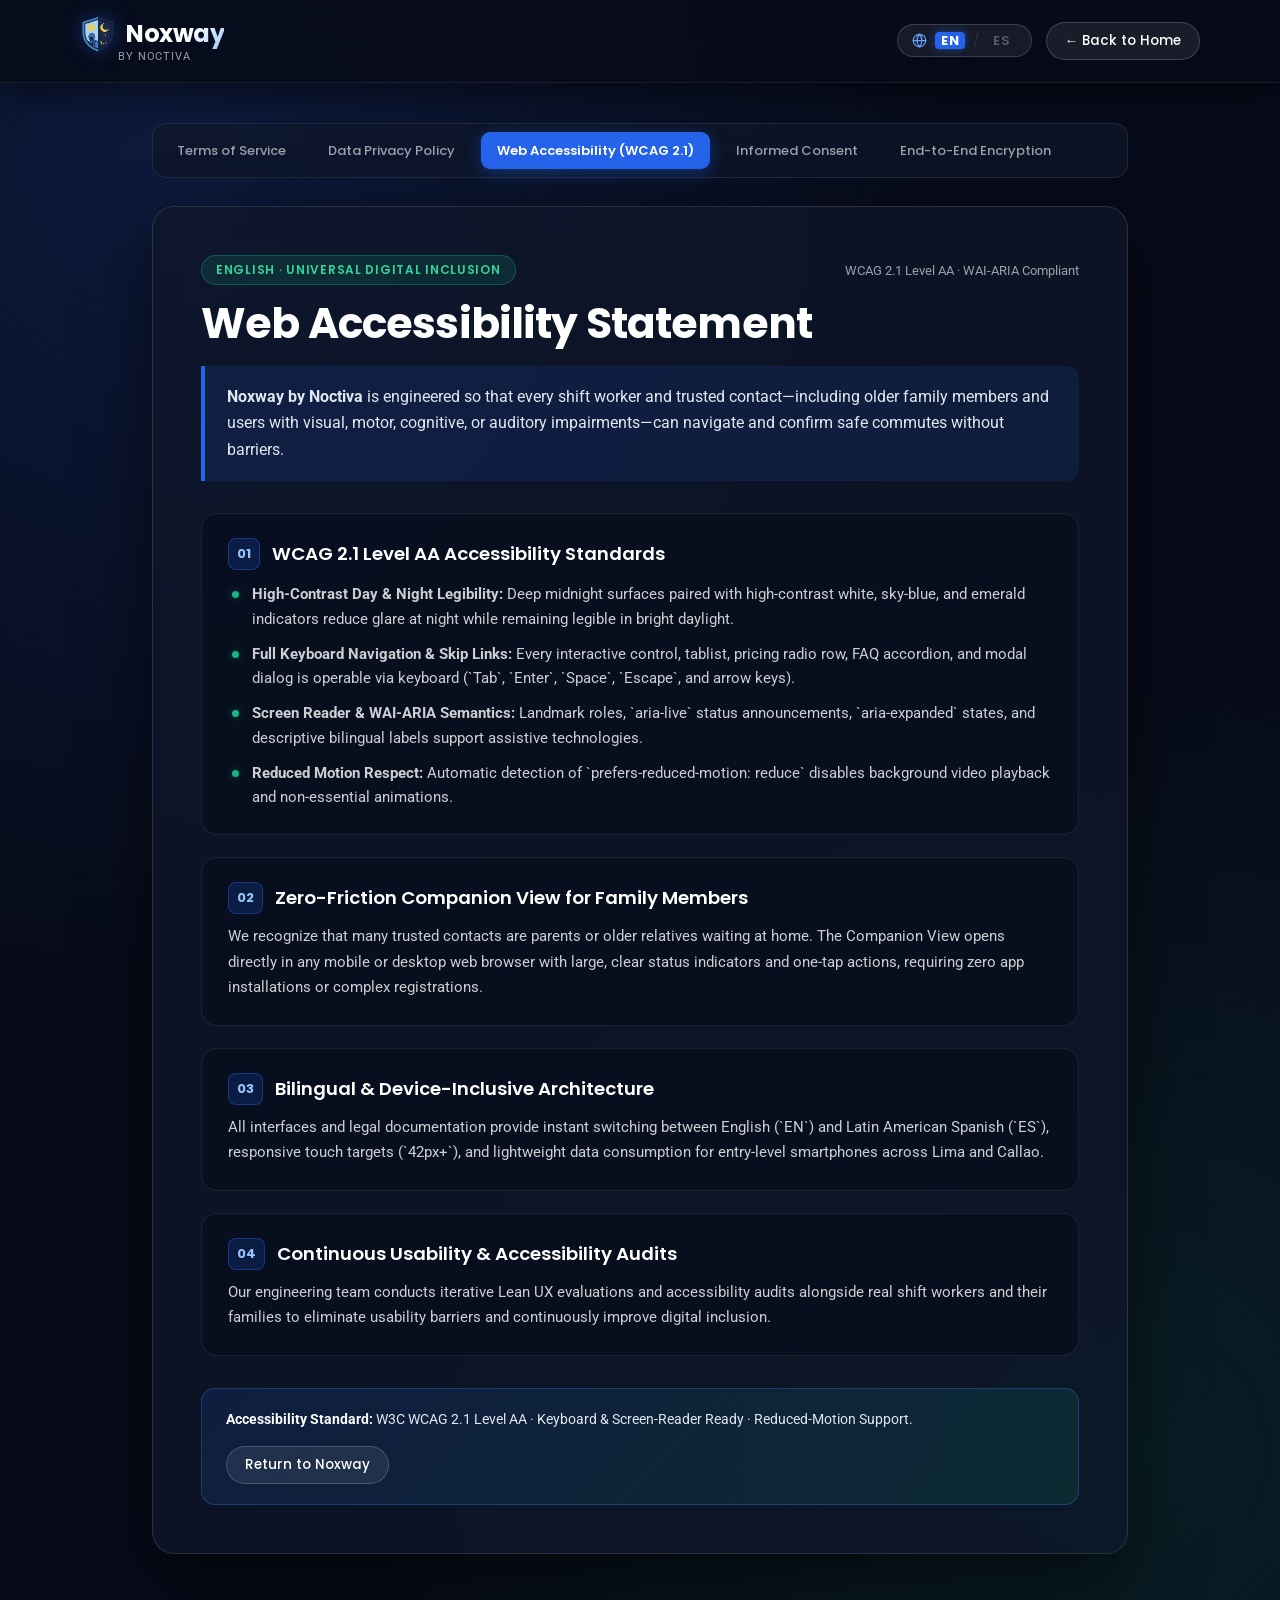
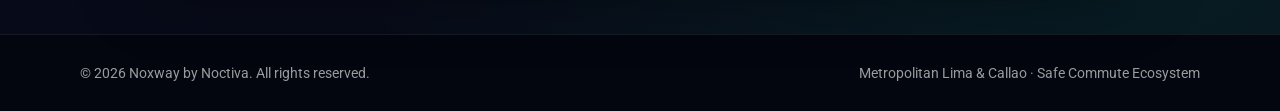
<file: accessibility.html>
<!DOCTYPE html>
<html lang="en">
<head>
  <meta charset="UTF-8">
  <meta name="viewport" content="width=device-width, initial-scale=1.0">
  <title>Noxway | Web Accessibility Statement (WCAG 2.1 AA)</title>
  <link rel="icon" type="image/png" href="assets/images/LogoNovctiva1.png">
  <link rel="apple-touch-icon" href="assets/images/LogoNovctiva1.png">

  <link rel="preconnect" href="https://fonts.googleapis.com">
  <link rel="preconnect" href="https://fonts.gstatic.com" crossorigin>
  <link rel="stylesheet" href="https://fonts.googleapis.com/css2?family=Poppins:wght@500;600;700;800&family=Roboto:wght@300;400;500;700&display=swap">
  <link rel="stylesheet" href="https://cdnjs.cloudflare.com/ajax/libs/font-awesome/6.5.1/css/all.min.css">
  <link rel="stylesheet" href="css/style.css">
</head>
<body class="legal-page-body" data-page="accessibility">

  <header class="legal-topbar" role="banner">
    <div class="legal-topbar-inner">
      <a href="index.html" class="brand-link" aria-label="Noxway Home">
        <div class="brand-row">
          <img src="assets/images/LogoNovctiva1.png" alt="Noxway Logo" class="brand-icon-img">
          <span class="brand-name">Noxway</span>
        </div>
        <span class="brand-tagline">by Noctiva</span>
      </a>

      <div class="legal-topbar-actions">
        <button class="lang-selector-btn" id="langToggleBtn" aria-label="Switch language to Spanish" type="button">
          <svg viewBox="0 0 24 24" fill="none" stroke="currentColor" stroke-width="2" stroke-linecap="round" stroke-linejoin="round" aria-hidden="true">
            <circle cx="12" cy="12" r="10"></circle>
            <line x1="2" y1="12" x2="22" y2="12"></line>
            <path d="M12 2a15.3 15.3 0 0 1 4 10 15.3 15.3 0 0 1-4 10 15.3 15.3 0 0 1-4-10 15.3 15.3 0 0 1 4-10z"></path>
          </svg>
          <span class="lang-badge lang-en active">EN</span>
          <span class="lang-divider">/</span>
          <span class="lang-badge lang-es">ES</span>
        </button>

        <a class="legal-home-btn" id="homeLink" href="index.html">← Back to Home</a>
      </div>
    </div>
  </header>

  <main class="legal-shell">
    <nav class="legal-nav-pills" aria-label="Legal Documentation Navigation">
      <a href="terms.html" class="legal-nav-pill" data-en="Terms of Service" data-es="Términos y Condiciones">Terms of Service</a>
      <a href="privacy.html" class="legal-nav-pill" data-en="Data Privacy Policy" data-es="Política de Privacidad">Data Privacy Policy</a>
      <a href="accessibility.html" class="legal-nav-pill active" data-en="Web Accessibility (WCAG 2.1)" data-es="Accesibilidad Web (WCAG 2.1)">Web Accessibility (WCAG 2.1)</a>
      <a href="consent.html" class="legal-nav-pill" data-en="Informed Consent" data-es="Consentimiento Informado">Informed Consent</a>
      <a href="security.html" class="legal-nav-pill" data-en="End-to-End Encryption" data-es="Cifrado y Seguridad">End-to-End Encryption</a>
    </nav>

    <div class="legal-card">
      <div class="lang-block active" data-lang="en">
        <div class="legal-header-meta">
          <span class="legal-badge-pill">English · Universal Digital Inclusion</span>
          <span class="legal-doc-meta">WCAG 2.1 Level AA · WAI-ARIA Compliant</span>
        </div>

        <h1 class="legal-main-title">Web Accessibility Statement</h1>

        <div class="legal-lead-callout">
          <strong>Noxway by Noctiva</strong> is engineered so that every shift worker and trusted contact—including older family members and users with visual, motor, cognitive, or auditory impairments—can navigate and confirm safe commutes without barriers.
        </div>

        <div class="legal-clauses-grid">
          <section class="legal-clause-item">
            <div class="legal-clause-head">
              <span class="legal-clause-num">01</span>
              <h2 class="legal-clause-title">WCAG 2.1 Level AA Accessibility Standards</h2>
            </div>
            <ul class="legal-clause-list">
              <li><strong>High-Contrast Day &amp; Night Legibility:</strong> Deep midnight surfaces paired with high-contrast white, sky-blue, and emerald indicators reduce glare at night while remaining legible in bright daylight.</li>
              <li><strong>Full Keyboard Navigation &amp; Skip Links:</strong> Every interactive control, tablist, pricing radio row, FAQ accordion, and modal dialog is operable via keyboard (`Tab`, `Enter`, `Space`, `Escape`, and arrow keys).</li>
              <li><strong>Screen Reader &amp; WAI-ARIA Semantics:</strong> Landmark roles, `aria-live` status announcements, `aria-expanded` states, and descriptive bilingual labels support assistive technologies.</li>
              <li><strong>Reduced Motion Respect:</strong> Automatic detection of `prefers-reduced-motion: reduce` disables background video playback and non-essential animations.</li>
            </ul>
          </section>

          <section class="legal-clause-item">
            <div class="legal-clause-head">
              <span class="legal-clause-num">02</span>
              <h2 class="legal-clause-title">Zero-Friction Companion View for Family Members</h2>
            </div>
            <p>
              We recognize that many trusted contacts are parents or older relatives waiting at home. The Companion View opens directly in any mobile or desktop web browser with large, clear status indicators and one-tap actions, requiring zero app installations or complex registrations.
            </p>
          </section>

          <section class="legal-clause-item">
            <div class="legal-clause-head">
              <span class="legal-clause-num">03</span>
              <h2 class="legal-clause-title">Bilingual &amp; Device-Inclusive Architecture</h2>
            </div>
            <p>
              All interfaces and legal documentation provide instant switching between English (`EN`) and Latin American Spanish (`ES`), responsive touch targets (`42px+`), and lightweight data consumption for entry-level smartphones across Lima and Callao.
            </p>
          </section>

          <section class="legal-clause-item">
            <div class="legal-clause-head">
              <span class="legal-clause-num">04</span>
              <h2 class="legal-clause-title">Continuous Usability &amp; Accessibility Audits</h2>
            </div>
            <p>
              Our engineering team conducts iterative Lean UX evaluations and accessibility audits alongside real shift workers and their families to eliminate usability barriers and continuously improve digital inclusion.
            </p>
          </section>
        </div>

        <div class="legal-compliance-strip">
          <div class="legal-compliance-text">
            <strong>Accessibility Standard:</strong> W3C WCAG 2.1 Level AA · Keyboard &amp; Screen-Reader Ready · Reduced-Motion Support.
          </div>
          <a href="index.html" class="legal-home-btn">Return to Noxway</a>
        </div>
      </div>

      <div class="lang-block" data-lang="es">
        <div class="legal-header-meta">
          <span class="legal-badge-pill">Español · Inclusión Digital Universal</span>
          <span class="legal-doc-meta">Estándar WCAG 2.1 Nivel AA · WAI-ARIA</span>
        </div>

        <h1 class="legal-main-title">Declaración de Accesibilidad Web</h1>

        <div class="legal-lead-callout">
          <strong>Noxway by Noctiva</strong> está diseñado para que todo trabajador de turno diurno o nocturno y cada contacto de confianza—incluidos adultos mayores y personas con dificultades visuales, motoras, cognitivas o auditivas—pueda navegar y confirmar su trayecto seguro sin barreras tecnológicas.
        </div>

        <div class="legal-clauses-grid">
          <section class="legal-clause-item">
            <div class="legal-clause-head">
              <span class="legal-clause-num">01</span>
              <h2 class="legal-clause-title">Cumplimiento de Pautas WCAG 2.1 Nivel AA</h2>
            </div>
            <ul class="legal-clause-list">
              <li><strong>Alto Contraste para Día y Noche:</strong> Superficies oscuras de baja fatiga visual combinadas con indicadores de alto contraste en blanco, azul y verde esmeralda que facilitan la lectura tanto de madrugada como bajo luz diurna.</li>
              <li><strong>Navegación Completa por Teclado y Enlaces de Salto:</strong> Todos los controles interactivos, pestañas, planes de suscripción, acordeones de preguntas frecuentes y ventanas modales son operables mediante teclado (`Tab`, `Enter`, `Espacio`, `Escape` y flechas direccionales).</li>
              <li><strong>Semántica WAI-ARIA y Lectores de Pantalla:</strong> Regiones semánticas, anuncios dinámicos `aria-live`, atributos `aria-expanded` y etiquetas descriptivas bilingües compatibles con tecnologías de asistencia.</li>
              <li><strong>Respeto a la Reducción de Movimiento:</strong> Detección automática de `prefers-reduced-motion: reduce` que pausa videos de fondo y transiciones innecesarias.</li>
            </ul>
          </section>

          <section class="legal-clause-item">
            <div class="legal-clause-head">
              <span class="legal-clause-num">02</span>
              <h2 class="legal-clause-title">Companion View Simple e Intuitivo para Familiares</h2>
            </div>
            <p>
              Sabemos que muchos contactos de confianza son padres o familiares mayores que esperan en casa. El panel de acompañamiento se abre directamente desde cualquier navegador móvil o de escritorio con indicadores visuales claros y botones amplios, sin requerir descargas ni configuraciones complejas.
            </p>
          </section>

          <section class="legal-clause-item">
            <div class="legal-clause-head">
              <span class="legal-clause-num">03</span>
              <h2 class="legal-clause-title">Arquitectura Bilingüe y Ligera para Todo Dispositivo</h2>
            </div>
            <p>
              Toda la plataforma y su documentación legal permiten alternar al instante entre Español (`ES`) e Inglés (`EN`), con áreas táctiles accesibles y bajo consumo de datos móviles pensando en la diversidad de dispositivos en Lima Metropolitana y el Callao.
            </p>
          </section>

          <section class="legal-clause-item">
            <div class="legal-clause-head">
              <span class="legal-clause-num">04</span>
              <h2 class="legal-clause-title">Mejora Continua y Evaluación Participativa</h2>
            </div>
            <p>
              Nuestro equipo de ingeniería realiza pruebas iterativas de usabilidad y auditorías de accesibilidad junto a trabajadores reales y sus familias para identificar y eliminar cualquier barrera de interacción.
            </p>
          </section>
        </div>

        <div class="legal-compliance-strip">
          <div class="legal-compliance-text">
            <strong>Estándar de Accesibilidad:</strong> W3C WCAG 2.1 Nivel AA · Navegación por Teclado y Lector de Pantalla · Soporte Reduced-Motion.
          </div>
          <a href="index.html" class="legal-home-btn">Volver a Noxway</a>
        </div>
      </div>
    </div>
  </main>

  <footer class="legal-page-footer" role="contentinfo">
    <div class="legal-page-footer-inner">
      <span data-en="© 2026 Noxway by Noctiva. All rights reserved." data-es="© 2026 Noxway by Noctiva. Todos los derechos reservados.">© 2026 Noxway by Noctiva. All rights reserved.</span>
      <span data-en="Metropolitan Lima & Callao · Safe Commute Ecosystem" data-es="Lima Metropolitana y Callao · Ecosistema de Trayecto Seguro">Metropolitan Lima &amp; Callao · Safe Commute Ecosystem</span>
    </div>
  </footer>

  <script src="js/legal.js"></script>
</body>
</html>
</file>
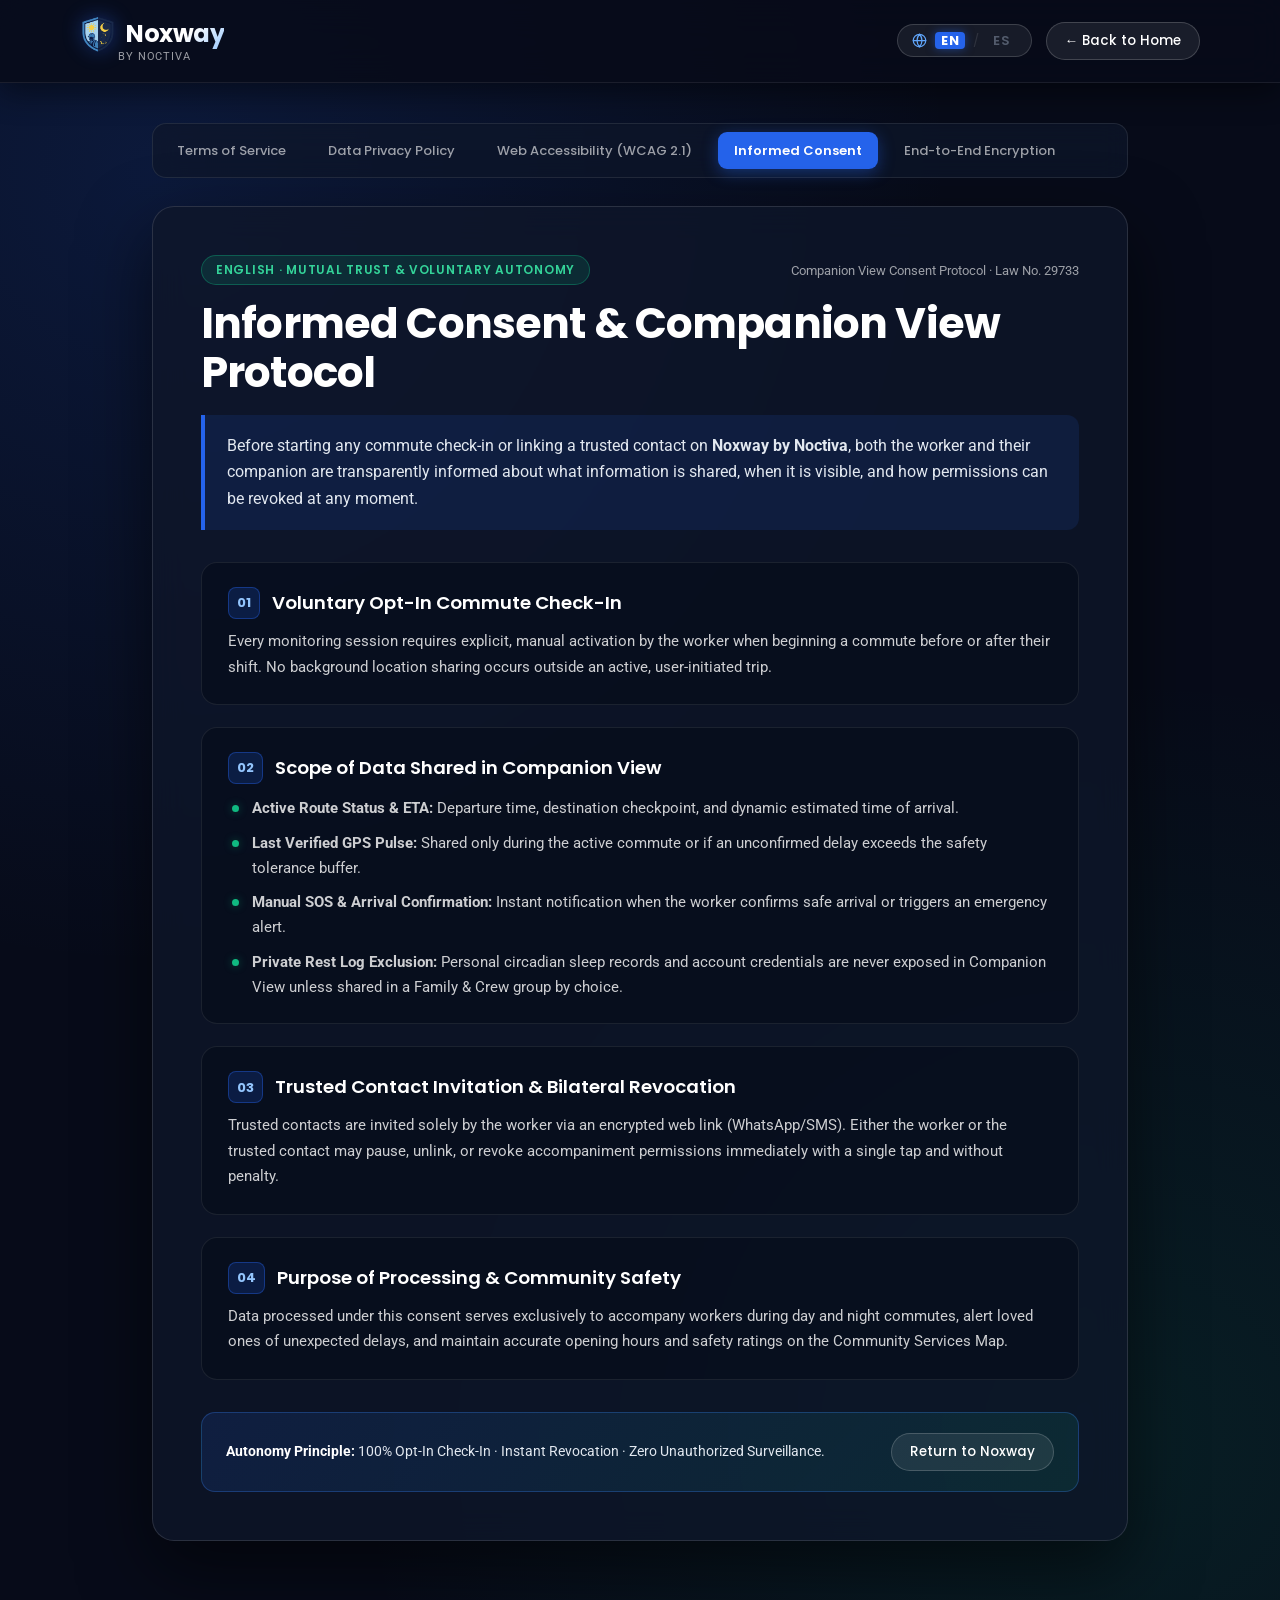
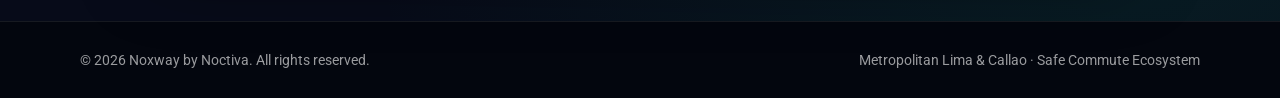
<file: consent.html>
<!DOCTYPE html>
<html lang="en">
<head>
  <meta charset="UTF-8">
  <meta name="viewport" content="width=device-width, initial-scale=1.0">
  <title>Noxway | Informed Consent &amp; Companion View Protocol</title>
  <link rel="icon" type="image/png" href="assets/images/LogoNovctiva1.png">
  <link rel="apple-touch-icon" href="assets/images/LogoNovctiva1.png">

  <link rel="preconnect" href="https://fonts.googleapis.com">
  <link rel="preconnect" href="https://fonts.gstatic.com" crossorigin>
  <link rel="stylesheet" href="https://fonts.googleapis.com/css2?family=Poppins:wght@500;600;700;800&family=Roboto:wght@300;400;500;700&display=swap">
  <link rel="stylesheet" href="https://cdnjs.cloudflare.com/ajax/libs/font-awesome/6.5.1/css/all.min.css">
  <link rel="stylesheet" href="css/style.css">
</head>
<body class="legal-page-body" data-page="consent">

  <header class="legal-topbar" role="banner">
    <div class="legal-topbar-inner">
      <a href="index.html" class="brand-link" aria-label="Noxway Home">
        <div class="brand-row">
          <img src="assets/images/LogoNovctiva1.png" alt="Noxway Logo" class="brand-icon-img">
          <span class="brand-name">Noxway</span>
        </div>
        <span class="brand-tagline">by Noctiva</span>
      </a>

      <div class="legal-topbar-actions">
        <button class="lang-selector-btn" id="langToggleBtn" aria-label="Switch language to Spanish" type="button">
          <svg viewBox="0 0 24 24" fill="none" stroke="currentColor" stroke-width="2" stroke-linecap="round" stroke-linejoin="round" aria-hidden="true">
            <circle cx="12" cy="12" r="10"></circle>
            <line x1="2" y1="12" x2="22" y2="12"></line>
            <path d="M12 2a15.3 15.3 0 0 1 4 10 15.3 15.3 0 0 1-4 10 15.3 15.3 0 0 1-4-10 15.3 15.3 0 0 1 4-10z"></path>
          </svg>
          <span class="lang-badge lang-en active">EN</span>
          <span class="lang-divider">/</span>
          <span class="lang-badge lang-es">ES</span>
        </button>

        <a class="legal-home-btn" id="homeLink" href="index.html">← Back to Home</a>
      </div>
    </div>
  </header>

  <main class="legal-shell">
    <nav class="legal-nav-pills" aria-label="Legal Documentation Navigation">
      <a href="terms.html" class="legal-nav-pill" data-en="Terms of Service" data-es="Términos y Condiciones">Terms of Service</a>
      <a href="privacy.html" class="legal-nav-pill" data-en="Data Privacy Policy" data-es="Política de Privacidad">Data Privacy Policy</a>
      <a href="accessibility.html" class="legal-nav-pill" data-en="Web Accessibility (WCAG 2.1)" data-es="Accesibilidad Web (WCAG 2.1)">Web Accessibility (WCAG 2.1)</a>
      <a href="consent.html" class="legal-nav-pill active" data-en="Informed Consent" data-es="Consentimiento Informado">Informed Consent</a>
      <a href="security.html" class="legal-nav-pill" data-en="End-to-End Encryption" data-es="Cifrado y Seguridad">End-to-End Encryption</a>
    </nav>

    <div class="legal-card">
      <div class="lang-block active" data-lang="en">
        <div class="legal-header-meta">
          <span class="legal-badge-pill">English · Mutual Trust &amp; Voluntary Autonomy</span>
          <span class="legal-doc-meta">Companion View Consent Protocol · Law No. 29733</span>
        </div>

        <h1 class="legal-main-title">Informed Consent &amp; Companion View Protocol</h1>

        <div class="legal-lead-callout">
          Before starting any commute check-in or linking a trusted contact on <strong>Noxway by Noctiva</strong>, both the worker and their companion are transparently informed about what information is shared, when it is visible, and how permissions can be revoked at any moment.
        </div>

        <div class="legal-clauses-grid">
          <section class="legal-clause-item">
            <div class="legal-clause-head">
              <span class="legal-clause-num">01</span>
              <h2 class="legal-clause-title">Voluntary Opt-In Commute Check-In</h2>
            </div>
            <p>
              Every monitoring session requires explicit, manual activation by the worker when beginning a commute before or after their shift. No background location sharing occurs outside an active, user-initiated trip.
            </p>
          </section>

          <section class="legal-clause-item">
            <div class="legal-clause-head">
              <span class="legal-clause-num">02</span>
              <h2 class="legal-clause-title">Scope of Data Shared in Companion View</h2>
            </div>
            <ul class="legal-clause-list">
              <li><strong>Active Route Status &amp; ETA:</strong> Departure time, destination checkpoint, and dynamic estimated time of arrival.</li>
              <li><strong>Last Verified GPS Pulse:</strong> Shared only during the active commute or if an unconfirmed delay exceeds the safety tolerance buffer.</li>
              <li><strong>Manual SOS &amp; Arrival Confirmation:</strong> Instant notification when the worker confirms safe arrival or triggers an emergency alert.</li>
              <li><strong>Private Rest Log Exclusion:</strong> Personal circadian sleep records and account credentials are never exposed in Companion View unless shared in a Family &amp; Crew group by choice.</li>
            </ul>
          </section>

          <section class="legal-clause-item">
            <div class="legal-clause-head">
              <span class="legal-clause-num">03</span>
              <h2 class="legal-clause-title">Trusted Contact Invitation &amp; Bilateral Revocation</h2>
            </div>
            <p>
              Trusted contacts are invited solely by the worker via an encrypted web link (WhatsApp/SMS). Either the worker or the trusted contact may pause, unlink, or revoke accompaniment permissions immediately with a single tap and without penalty.
            </p>
          </section>

          <section class="legal-clause-item">
            <div class="legal-clause-head">
              <span class="legal-clause-num">04</span>
              <h2 class="legal-clause-title">Purpose of Processing &amp; Community Safety</h2>
            </div>
            <p>
              Data processed under this consent serves exclusively to accompany workers during day and night commutes, alert loved ones of unexpected delays, and maintain accurate opening hours and safety ratings on the Community Services Map.
            </p>
          </section>
        </div>

        <div class="legal-compliance-strip">
          <div class="legal-compliance-text">
            <strong>Autonomy Principle:</strong> 100% Opt-In Check-In · Instant Revocation · Zero Unauthorized Surveillance.
          </div>
          <a href="index.html" class="legal-home-btn">Return to Noxway</a>
        </div>
      </div>

      <div class="lang-block" data-lang="es">
        <div class="legal-header-meta">
          <span class="legal-badge-pill">Español · Confianza Mutua y Autonomía Voluntaria</span>
          <span class="legal-doc-meta">Protocolo Companion View · Ley N.° 29733</span>
        </div>

        <h1 class="legal-main-title">Consentimiento Informado y Protocolo Companion View</h1>

        <div class="legal-lead-callout">
          Antes de iniciar cualquier check-in de trayecto o vincular a un contacto de confianza en <strong>Noxway by Noctiva</strong>, tanto el trabajador como su acompañante son informados con total transparencia sobre qué datos se comparten, en qué momento son visibles y cómo revocar los permisos al instante.
        </div>

        <div class="legal-clauses-grid">
          <section class="legal-clause-item">
            <div class="legal-clause-head">
              <span class="legal-clause-num">01</span>
              <h2 class="legal-clause-title">Activación Voluntaria (Opt-In) por Trayecto</h2>
            </div>
            <p>
              Toda sesión de acompañamiento requiere la activación manual y expresa del trabajador al iniciar su desplazamiento antes o después de su turno laboral. No existe compartición de ubicación fuera de un trayecto activo iniciado por el propio usuario.
            </p>
          </section>

          <section class="legal-clause-item">
            <div class="legal-clause-head">
              <span class="legal-clause-num">02</span>
              <h2 class="legal-clause-title">Qué Información se Comparte en Companion View</h2>
            </div>
            <ul class="legal-clause-list">
              <li><strong>Estado del Trayecto y Tiempo Estimado (ETA):</strong> Hora de inicio, punto de destino y cálculo dinámico de llegada.</li>
              <li><strong>Último Pulso GPS Verificado:</strong> Visible únicamente durante el trayecto activo o si se supera el margen de tolerancia ante una demora no confirmada.</li>
              <li><strong>Confirmación de Llegada y Alerta SOS:</strong> Aviso inmediato cuando el trabajador confirma que llegó a salvo o activa una alerta preventiva.</li>
              <li><strong>Reserva de Datos Personales:</strong> Los registros individuales de sueño y las credenciales de cuenta permanecen privados.</li>
            </ul>
          </section>

          <section class="legal-clause-item">
            <div class="legal-clause-head">
              <span class="legal-clause-num">03</span>
              <h2 class="legal-clause-title">Vinculación de Contactos y Revocación Bilateral Inmediata</h2>
            </div>
            <p>
              Los contactos de confianza son invitados exclusivamente por el trabajador mediante un enlace web cifrado (WhatsApp o SMS). Tanto el trabajador como el acompañante pueden pausar, desvincular o revocar el permiso en cualquier momento con un solo toque y sin penalidad alguna.
            </p>
          </section>

          <section class="legal-clause-item">
            <div class="legal-clause-head">
              <span class="legal-clause-num">04</span>
              <h2 class="legal-clause-title">Finalidad del Tratamiento y Cuidado Comunitario</h2>
            </div>
            <p>
              La información autorizada bajo este consentimiento se emplea únicamente para acompañar los trayectos diurnos y nocturnos, notificar preventivamente ante demoras inusuales y mantener actualizados los horarios de servicios cercanos en el Mapa Comunitario.
            </p>
          </section>
        </div>

        <div class="legal-compliance-strip">
          <div class="legal-compliance-text">
            <strong>Principio de Autonomía:</strong> Check-In 100% Voluntario · Revocación Instantánea · Cero Vigilancia Invasiva.
          </div>
          <a href="index.html" class="legal-home-btn">Volver a Noxway</a>
        </div>
      </div>
    </div>
  </main>

  <footer class="legal-page-footer" role="contentinfo">
    <div class="legal-page-footer-inner">
      <span data-en="© 2026 Noxway by Noctiva. All rights reserved." data-es="© 2026 Noxway by Noctiva. Todos los derechos reservados.">© 2026 Noxway by Noctiva. All rights reserved.</span>
      <span data-en="Metropolitan Lima & Callao · Safe Commute Ecosystem" data-es="Lima Metropolitana y Callao · Ecosistema de Trayecto Seguro">Metropolitan Lima &amp; Callao · Safe Commute Ecosystem</span>
    </div>
  </footer>

  <script src="js/legal.js"></script>
</body>
</html>
</file>
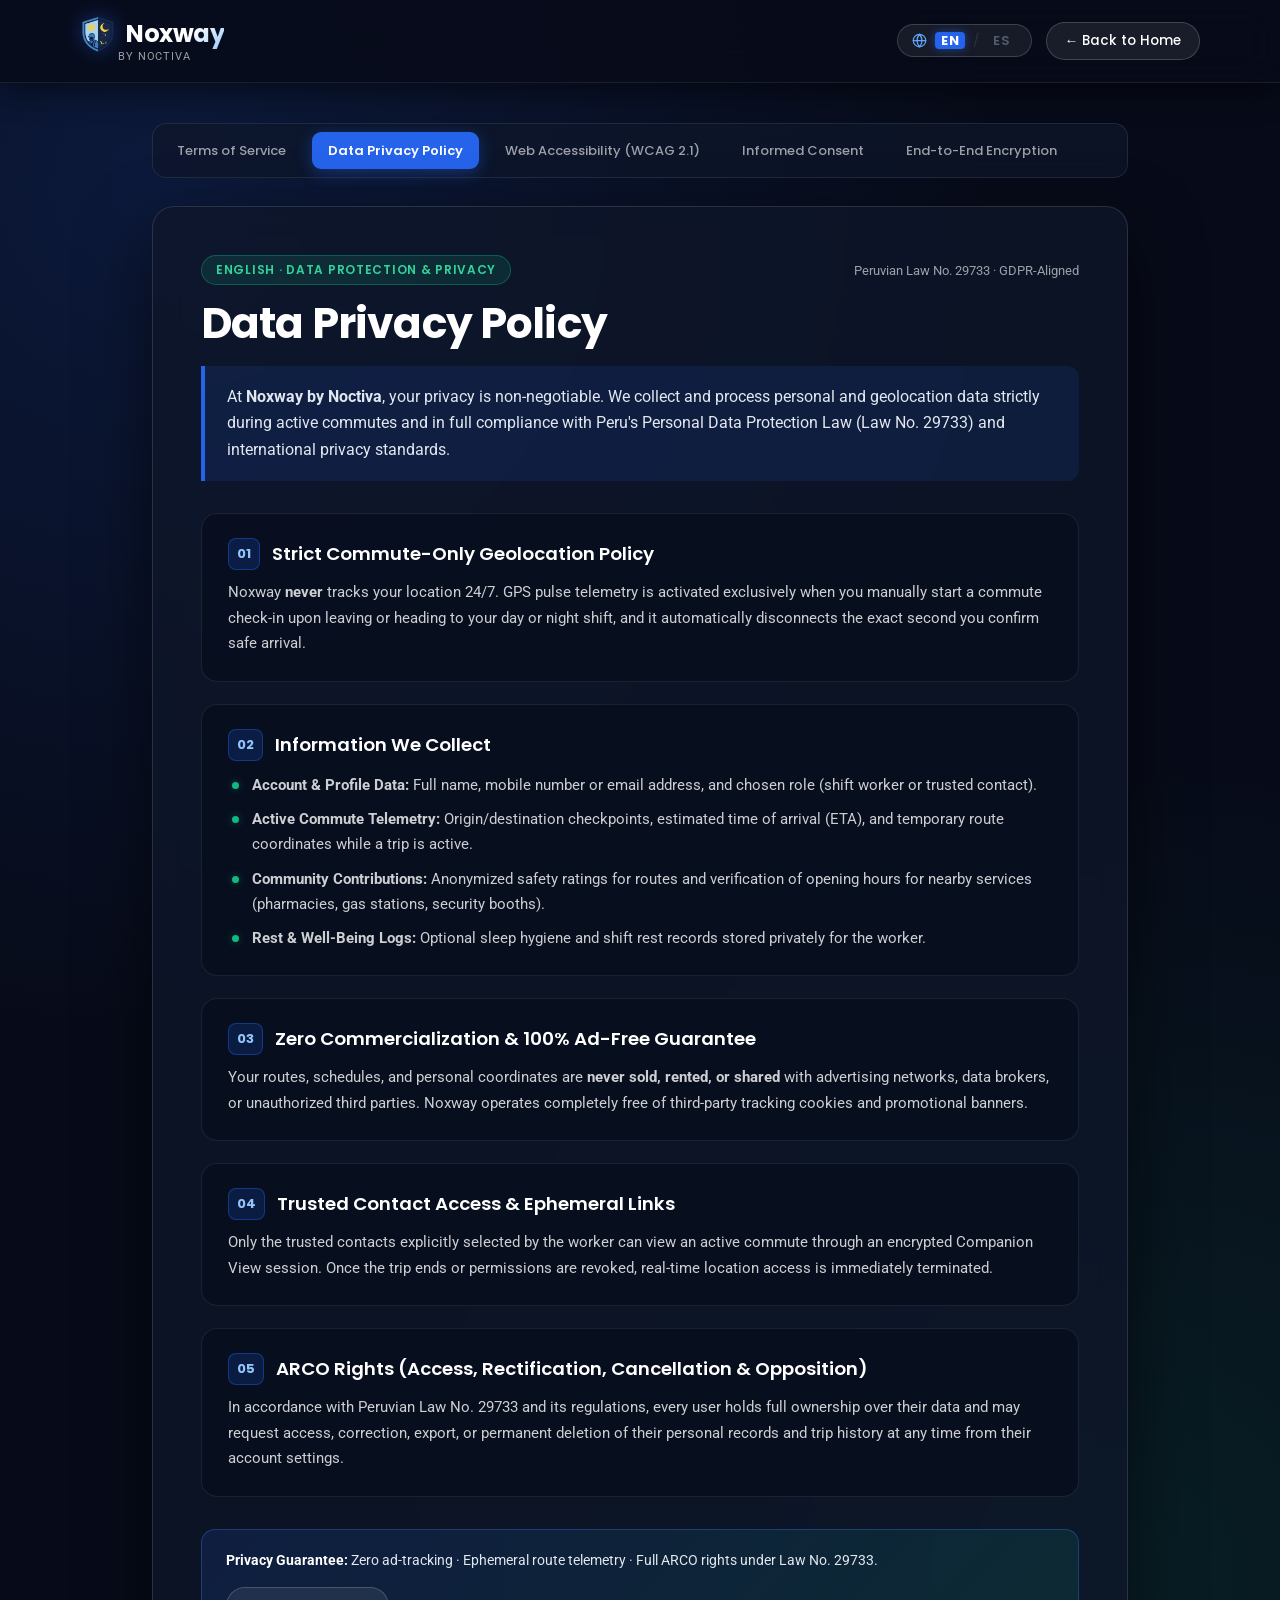
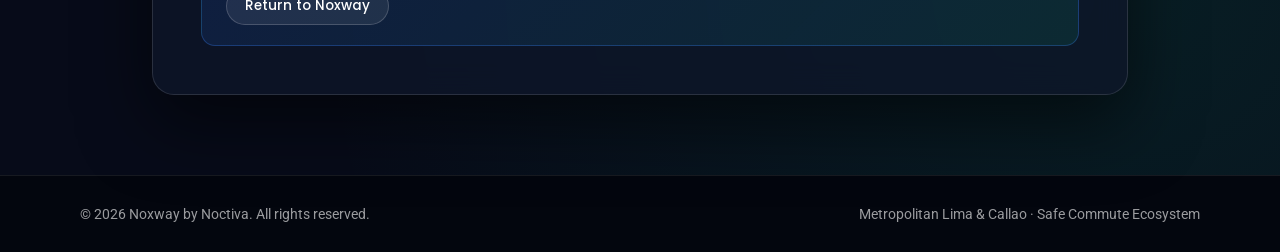
<file: privacy.html>
<!DOCTYPE html>
<html lang="en">
<head>
  <meta charset="UTF-8">
  <meta name="viewport" content="width=device-width, initial-scale=1.0">
  <title>Noxway | Data Privacy Policy</title>
  <link rel="icon" type="image/png" href="assets/images/LogoNovctiva1.png">
  <link rel="apple-touch-icon" href="assets/images/LogoNovctiva1.png">

  <link rel="preconnect" href="https://fonts.googleapis.com">
  <link rel="preconnect" href="https://fonts.gstatic.com" crossorigin>
  <link rel="stylesheet" href="https://fonts.googleapis.com/css2?family=Poppins:wght@500;600;700;800&family=Roboto:wght@300;400;500;700&display=swap">
  <link rel="stylesheet" href="https://cdnjs.cloudflare.com/ajax/libs/font-awesome/6.5.1/css/all.min.css">
  <link rel="stylesheet" href="css/style.css">
</head>
<body class="legal-page-body" data-page="privacy">

  <header class="legal-topbar" role="banner">
    <div class="legal-topbar-inner">
      <a href="index.html" class="brand-link" aria-label="Noxway Home">
        <div class="brand-row">
          <img src="assets/images/LogoNovctiva1.png" alt="Noxway Logo" class="brand-icon-img">
          <span class="brand-name">Noxway</span>
        </div>
        <span class="brand-tagline">by Noctiva</span>
      </a>

      <div class="legal-topbar-actions">
        <button class="lang-selector-btn" id="langToggleBtn" aria-label="Switch language to Spanish" type="button">
          <svg viewBox="0 0 24 24" fill="none" stroke="currentColor" stroke-width="2" stroke-linecap="round" stroke-linejoin="round" aria-hidden="true">
            <circle cx="12" cy="12" r="10"></circle>
            <line x1="2" y1="12" x2="22" y2="12"></line>
            <path d="M12 2a15.3 15.3 0 0 1 4 10 15.3 15.3 0 0 1-4 10 15.3 15.3 0 0 1-4-10 15.3 15.3 0 0 1 4-10z"></path>
          </svg>
          <span class="lang-badge lang-en active">EN</span>
          <span class="lang-divider">/</span>
          <span class="lang-badge lang-es">ES</span>
        </button>

        <a class="legal-home-btn" id="homeLink" href="index.html">← Back to Home</a>
      </div>
    </div>
  </header>

  <main class="legal-shell">
    <nav class="legal-nav-pills" aria-label="Legal Documentation Navigation">
      <a href="terms.html" class="legal-nav-pill" data-en="Terms of Service" data-es="Términos y Condiciones">Terms of Service</a>
      <a href="privacy.html" class="legal-nav-pill active" data-en="Data Privacy Policy" data-es="Política de Privacidad">Data Privacy Policy</a>
      <a href="accessibility.html" class="legal-nav-pill" data-en="Web Accessibility (WCAG 2.1)" data-es="Accesibilidad Web (WCAG 2.1)">Web Accessibility (WCAG 2.1)</a>
      <a href="consent.html" class="legal-nav-pill" data-en="Informed Consent" data-es="Consentimiento Informado">Informed Consent</a>
      <a href="security.html" class="legal-nav-pill" data-en="End-to-End Encryption" data-es="Cifrado y Seguridad">End-to-End Encryption</a>
    </nav>

    <div class="legal-card">
      <div class="lang-block active" data-lang="en">
        <div class="legal-header-meta">
          <span class="legal-badge-pill">English · Data Protection &amp; Privacy</span>
          <span class="legal-doc-meta">Peruvian Law No. 29733 · GDPR-Aligned</span>
        </div>

        <h1 class="legal-main-title">Data Privacy Policy</h1>

        <div class="legal-lead-callout">
          At <strong>Noxway by Noctiva</strong>, your privacy is non-negotiable. We collect and process personal and geolocation data strictly during active commutes and in full compliance with Peru's Personal Data Protection Law (Law No. 29733) and international privacy standards.
        </div>

        <div class="legal-clauses-grid">
          <section class="legal-clause-item">
            <div class="legal-clause-head">
              <span class="legal-clause-num">01</span>
              <h2 class="legal-clause-title">Strict Commute-Only Geolocation Policy</h2>
            </div>
            <p>
              Noxway <strong>never</strong> tracks your location 24/7. GPS pulse telemetry is activated exclusively when you manually start a commute check-in upon leaving or heading to your day or night shift, and it automatically disconnects the exact second you confirm safe arrival.
            </p>
          </section>

          <section class="legal-clause-item">
            <div class="legal-clause-head">
              <span class="legal-clause-num">02</span>
              <h2 class="legal-clause-title">Information We Collect</h2>
            </div>
            <ul class="legal-clause-list">
              <li><strong>Account &amp; Profile Data:</strong> Full name, mobile number or email address, and chosen role (shift worker or trusted contact).</li>
              <li><strong>Active Commute Telemetry:</strong> Origin/destination checkpoints, estimated time of arrival (ETA), and temporary route coordinates while a trip is active.</li>
              <li><strong>Community Contributions:</strong> Anonymized safety ratings for routes and verification of opening hours for nearby services (pharmacies, gas stations, security booths).</li>
              <li><strong>Rest &amp; Well-Being Logs:</strong> Optional sleep hygiene and shift rest records stored privately for the worker.</li>
            </ul>
          </section>

          <section class="legal-clause-item">
            <div class="legal-clause-head">
              <span class="legal-clause-num">03</span>
              <h2 class="legal-clause-title">Zero Commercialization &amp; 100% Ad-Free Guarantee</h2>
            </div>
            <p>
              Your routes, schedules, and personal coordinates are <strong>never sold, rented, or shared</strong> with advertising networks, data brokers, or unauthorized third parties. Noxway operates completely free of third-party tracking cookies and promotional banners.
            </p>
          </section>

          <section class="legal-clause-item">
            <div class="legal-clause-head">
              <span class="legal-clause-num">04</span>
              <h2 class="legal-clause-title">Trusted Contact Access &amp; Ephemeral Links</h2>
            </div>
            <p>
              Only the trusted contacts explicitly selected by the worker can view an active commute through an encrypted Companion View session. Once the trip ends or permissions are revoked, real-time location access is immediately terminated.
            </p>
          </section>

          <section class="legal-clause-item">
            <div class="legal-clause-head">
              <span class="legal-clause-num">05</span>
              <h2 class="legal-clause-title">ARCO Rights (Access, Rectification, Cancellation &amp; Opposition)</h2>
            </div>
            <p>
              In accordance with Peruvian Law No. 29733 and its regulations, every user holds full ownership over their data and may request access, correction, export, or permanent deletion of their personal records and trip history at any time from their account settings.
            </p>
          </section>
        </div>

        <div class="legal-compliance-strip">
          <div class="legal-compliance-text">
            <strong>Privacy Guarantee:</strong> Zero ad-tracking · Ephemeral route telemetry · Full ARCO rights under Law No. 29733.
          </div>
          <a href="index.html" class="legal-home-btn">Return to Noxway</a>
        </div>
      </div>

      <div class="lang-block" data-lang="es">
        <div class="legal-header-meta">
          <span class="legal-badge-pill">Español · Protección de Datos y Privacidad</span>
          <span class="legal-doc-meta">Ley N.° 29733 (Perú) · Estándares Internacionales</span>
        </div>

        <h1 class="legal-main-title">Política de Privacidad de Datos</h1>

        <div class="legal-lead-callout">
          En <strong>Noxway by Noctiva</strong>, tu privacidad es innegociable. Recopilamos y tratamos datos personales y de geolocalización únicamente durante tus trayectos activos y en estricto cumplimiento de la Ley de Protección de Datos Personales del Perú (Ley N.° 29733) y su reglamento.
        </div>

        <div class="legal-clauses-grid">
          <section class="legal-clause-item">
            <div class="legal-clause-head">
              <span class="legal-clause-num">01</span>
              <h2 class="legal-clause-title">Geolocalización Exclusiva durante el Trayecto Activo</h2>
            </div>
            <p>
              Noxway <strong>jamás</strong> rastrea tu ubicación las 24 horas. La telemetría GPS por pulsos se activa únicamente cuando inicias manualmente tu check-in al salir o dirigirte a tu turno diurno o nocturno, y se desconecta automáticamente en el instante en que confirmas tu llegada segura.
            </p>
          </section>

          <section class="legal-clause-item">
            <div class="legal-clause-head">
              <span class="legal-clause-num">02</span>
              <h2 class="legal-clause-title">Información que Recopilamos</h2>
            </div>
            <ul class="legal-clause-list">
              <li><strong>Datos de Perfil y Contacto:</strong> Nombre completo, número de teléfono móvil o correo electrónico, y rol seleccionado (trabajador o contacto de confianza).</li>
              <li><strong>Telemetría de Trayecto Activo:</strong> Puntos de inicio y destino, tiempo estimado de arribo (ETA) y coordenadas temporales mientras el check-in se encuentre activo.</li>
              <li><strong>Aportes Comunitarios:</strong> Calificaciones anonimizadas sobre seguridad de rutas y validación de horarios de atención de servicios cercanos (farmacias, grifos, serenazgos).</li>
              <li><strong>Bitácora de Descanso:</strong> Registros opcionales de sueño y descanso para turnos rotativos almacenados de forma privada para el trabajador.</li>
            </ul>
          </section>

          <section class="legal-clause-item">
            <div class="legal-clause-head">
              <span class="legal-clause-num">03</span>
              <h2 class="legal-clause-title">Cero Comercialización de Datos y Experiencia 100% sin Publicidad</h2>
            </div>
            <p>
              Tus rutas, horarios y coordenadas personales <strong>nunca se venden, alquilan ni comparten</strong> con redes publicitarias, intermediarios de datos ni terceros no autorizados. Noxway opera libre de cookies de rastreo comercial y anuncios invasivos.
            </p>
          </section>

          <section class="legal-clause-item">
            <div class="legal-clause-head">
              <span class="legal-clause-num">04</span>
              <h2 class="legal-clause-title">Acceso de Contactos de Confianza y Enlaces Efímeros</h2>
            </div>
            <p>
              Únicamente los contactos de confianza autorizados por el trabajador pueden visualizar un trayecto activo mediante una sesión cifrada de Companion View. Al finalizar el recorrido o revocarse el permiso, el acceso a la ubicación en tiempo real concluye de inmediato.
            </p>
          </section>

          <section class="legal-clause-item">
            <div class="legal-clause-head">
              <span class="legal-clause-num">05</span>
              <h2 class="legal-clause-title">Derechos ARCO (Acceso, Rectificación, Cancelación y Oposición)</h2>
            </div>
            <p>
              De conformidad con la Ley N.° 29733, todo usuario mantiene el control absoluto sobre su información y puede ejercer sus derechos de acceso, rectificación, cancelación, oposición y eliminación definitiva de su historial desde la configuración de su cuenta en cualquier momento.
            </p>
          </section>
        </div>

        <div class="legal-compliance-strip">
          <div class="legal-compliance-text">
            <strong>Garantía de Privacidad:</strong> Cero rastreo publicitario · Telemetría efímera de trayecto · Pleno ejercicio de Derechos ARCO (Ley N.° 29733).
          </div>
          <a href="index.html" class="legal-home-btn">Volver a Noxway</a>
        </div>
      </div>
    </div>
  </main>

  <footer class="legal-page-footer" role="contentinfo">
    <div class="legal-page-footer-inner">
      <span data-en="© 2026 Noxway by Noctiva. All rights reserved." data-es="© 2026 Noxway by Noctiva. Todos los derechos reservados.">© 2026 Noxway by Noctiva. All rights reserved.</span>
      <span data-en="Metropolitan Lima & Callao · Safe Commute Ecosystem" data-es="Lima Metropolitana y Callao · Ecosistema de Trayecto Seguro">Metropolitan Lima &amp; Callao · Safe Commute Ecosystem</span>
    </div>
  </footer>

  <script src="js/legal.js"></script>
</body>
</html>
</file>
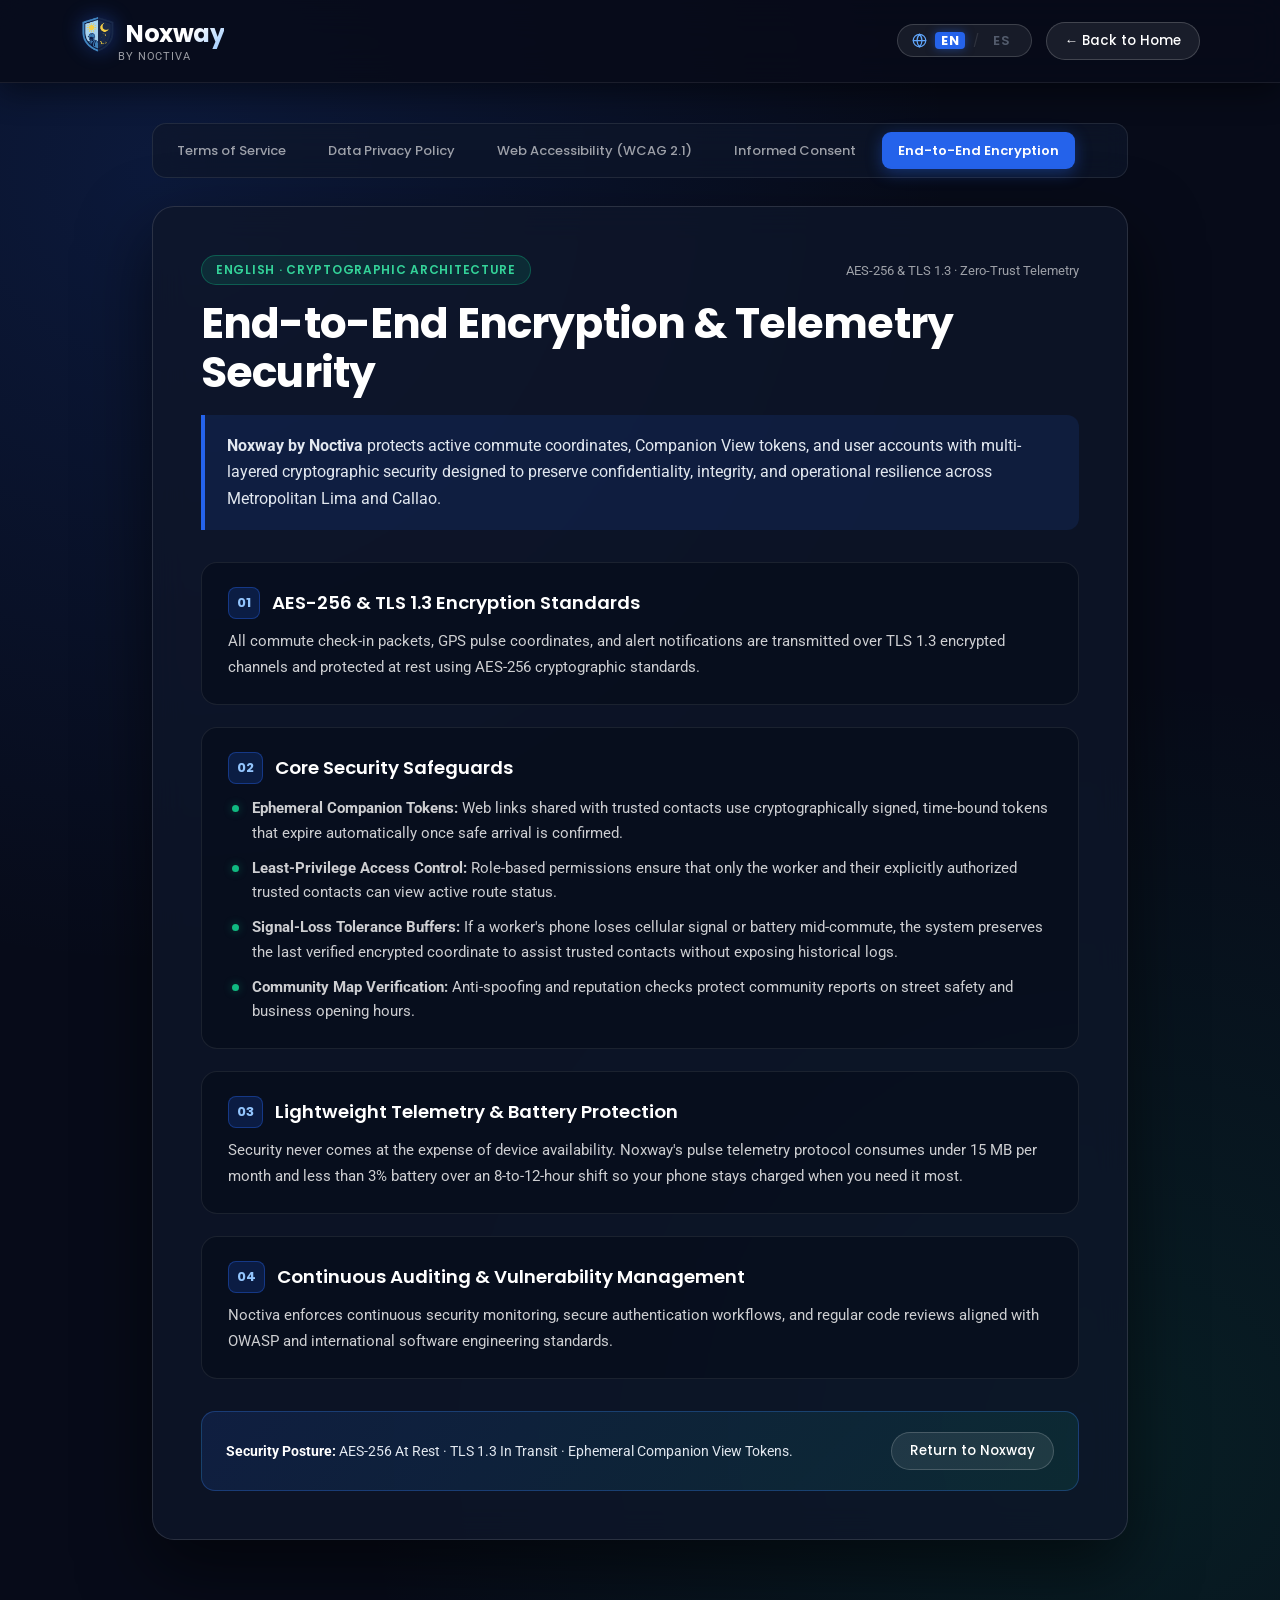
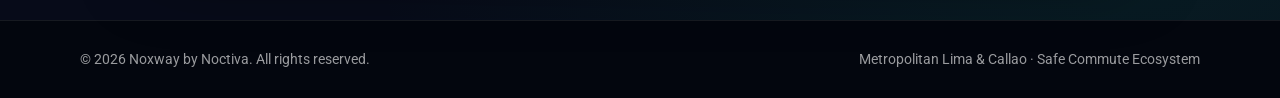
<file: security.html>
<!DOCTYPE html>
<html lang="en">
<head>
  <meta charset="UTF-8">
  <meta name="viewport" content="width=device-width, initial-scale=1.0">
  <title>Noxway | End-to-End Encryption &amp; Telemetry Security</title>
  <link rel="icon" type="image/png" href="assets/images/LogoNovctiva1.png">
  <link rel="apple-touch-icon" href="assets/images/LogoNovctiva1.png">

  <link rel="preconnect" href="https://fonts.googleapis.com">
  <link rel="preconnect" href="https://fonts.gstatic.com" crossorigin>
  <link rel="stylesheet" href="https://fonts.googleapis.com/css2?family=Poppins:wght@500;600;700;800&family=Roboto:wght@300;400;500;700&display=swap">
  <link rel="stylesheet" href="https://cdnjs.cloudflare.com/ajax/libs/font-awesome/6.5.1/css/all.min.css">
  <link rel="stylesheet" href="css/style.css">
</head>
<body class="legal-page-body" data-page="security">

  <header class="legal-topbar" role="banner">
    <div class="legal-topbar-inner">
      <a href="index.html" class="brand-link" aria-label="Noxway Home">
        <div class="brand-row">
          <img src="assets/images/LogoNovctiva1.png" alt="Noxway Logo" class="brand-icon-img">
          <span class="brand-name">Noxway</span>
        </div>
        <span class="brand-tagline">by Noctiva</span>
      </a>

      <div class="legal-topbar-actions">
        <button class="lang-selector-btn" id="langToggleBtn" aria-label="Switch language to Spanish" type="button">
          <svg viewBox="0 0 24 24" fill="none" stroke="currentColor" stroke-width="2" stroke-linecap="round" stroke-linejoin="round" aria-hidden="true">
            <circle cx="12" cy="12" r="10"></circle>
            <line x1="2" y1="12" x2="22" y2="12"></line>
            <path d="M12 2a15.3 15.3 0 0 1 4 10 15.3 15.3 0 0 1-4 10 15.3 15.3 0 0 1-4-10 15.3 15.3 0 0 1 4-10z"></path>
          </svg>
          <span class="lang-badge lang-en active">EN</span>
          <span class="lang-divider">/</span>
          <span class="lang-badge lang-es">ES</span>
        </button>

        <a class="legal-home-btn" id="homeLink" href="index.html">← Back to Home</a>
      </div>
    </div>
  </header>

  <main class="legal-shell">
    <nav class="legal-nav-pills" aria-label="Legal Documentation Navigation">
      <a href="terms.html" class="legal-nav-pill" data-en="Terms of Service" data-es="Términos y Condiciones">Terms of Service</a>
      <a href="privacy.html" class="legal-nav-pill" data-en="Data Privacy Policy" data-es="Política de Privacidad">Data Privacy Policy</a>
      <a href="accessibility.html" class="legal-nav-pill" data-en="Web Accessibility (WCAG 2.1)" data-es="Accesibilidad Web (WCAG 2.1)">Web Accessibility (WCAG 2.1)</a>
      <a href="consent.html" class="legal-nav-pill" data-en="Informed Consent" data-es="Consentimiento Informado">Informed Consent</a>
      <a href="security.html" class="legal-nav-pill active" data-en="End-to-End Encryption" data-es="Cifrado y Seguridad">End-to-End Encryption</a>
    </nav>

    <div class="legal-card">
      <div class="lang-block active" data-lang="en">
        <div class="legal-header-meta">
          <span class="legal-badge-pill">English · Cryptographic Architecture</span>
          <span class="legal-doc-meta">AES-256 &amp; TLS 1.3 · Zero-Trust Telemetry</span>
        </div>

        <h1 class="legal-main-title">End-to-End Encryption &amp; Telemetry Security</h1>

        <div class="legal-lead-callout">
          <strong>Noxway by Noctiva</strong> protects active commute coordinates, Companion View tokens, and user accounts with multi-layered cryptographic security designed to preserve confidentiality, integrity, and operational resilience across Metropolitan Lima and Callao.
        </div>

        <div class="legal-clauses-grid">
          <section class="legal-clause-item">
            <div class="legal-clause-head">
              <span class="legal-clause-num">01</span>
              <h2 class="legal-clause-title">AES-256 &amp; TLS 1.3 Encryption Standards</h2>
            </div>
            <p>
              All commute check-in packets, GPS pulse coordinates, and alert notifications are transmitted over TLS 1.3 encrypted channels and protected at rest using AES-256 cryptographic standards.
            </p>
          </section>

          <section class="legal-clause-item">
            <div class="legal-clause-head">
              <span class="legal-clause-num">02</span>
              <h2 class="legal-clause-title">Core Security Safeguards</h2>
            </div>
            <ul class="legal-clause-list">
              <li><strong>Ephemeral Companion Tokens:</strong> Web links shared with trusted contacts use cryptographically signed, time-bound tokens that expire automatically once safe arrival is confirmed.</li>
              <li><strong>Least-Privilege Access Control:</strong> Role-based permissions ensure that only the worker and their explicitly authorized trusted contacts can view active route status.</li>
              <li><strong>Signal-Loss Tolerance Buffers:</strong> If a worker's phone loses cellular signal or battery mid-commute, the system preserves the last verified encrypted coordinate to assist trusted contacts without exposing historical logs.</li>
              <li><strong>Community Map Verification:</strong> Anti-spoofing and reputation checks protect community reports on street safety and business opening hours.</li>
            </ul>
          </section>

          <section class="legal-clause-item">
            <div class="legal-clause-head">
              <span class="legal-clause-num">03</span>
              <h2 class="legal-clause-title">Lightweight Telemetry &amp; Battery Protection</h2>
            </div>
            <p>
              Security never comes at the expense of device availability. Noxway's pulse telemetry protocol consumes under 15 MB per month and less than 3% battery over an 8-to-12-hour shift so your phone stays charged when you need it most.
            </p>
          </section>

          <section class="legal-clause-item">
            <div class="legal-clause-head">
              <span class="legal-clause-num">04</span>
              <h2 class="legal-clause-title">Continuous Auditing &amp; Vulnerability Management</h2>
            </div>
            <p>
              Noctiva enforces continuous security monitoring, secure authentication workflows, and regular code reviews aligned with OWASP and international software engineering standards.
            </p>
          </section>
        </div>

        <div class="legal-compliance-strip">
          <div class="legal-compliance-text">
            <strong>Security Posture:</strong> AES-256 At Rest · TLS 1.3 In Transit · Ephemeral Companion View Tokens.
          </div>
          <a href="index.html" class="legal-home-btn">Return to Noxway</a>
        </div>
      </div>

      <div class="lang-block" data-lang="es">
        <div class="legal-header-meta">
          <span class="legal-badge-pill">Español · Arquitectura Criptográfica</span>
          <span class="legal-doc-meta">AES-256 y TLS 1.3 · Telemetría Zero-Trust</span>
        </div>

        <h1 class="legal-main-title">Cifrado de Extremo a Extremo y Seguridad de Telemetría</h1>

        <div class="legal-lead-callout">
          <strong>Noxway by Noctiva</strong> protege las coordenadas de tus trayectos activos, los enlaces de Companion View y las cuentas de usuario mediante controles criptográficos multicapa diseñados para preservar la confidencialidad, integridad y disponibilidad en Lima Metropolitana y el Callao.
        </div>

        <div class="legal-clauses-grid">
          <section class="legal-clause-item">
            <div class="legal-clause-head">
              <span class="legal-clause-num">01</span>
              <h2 class="legal-clause-title">Estándares de Cifrado AES-256 y TLS 1.3</h2>
            </div>
            <p>
              Todos los pulsos de geolocalización, confirmaciones de check-in y alertas preventivas viajan a través de canales cifrados bajo protocolo TLS 1.3 y se resguardan mediante estándares criptográficos AES-256.
            </p>
          </section>

          <section class="legal-clause-item">
            <div class="legal-clause-head">
              <span class="legal-clause-num">02</span>
              <h2 class="legal-clause-title">Principios y Controles de Seguridad</h2>
            </div>
            <ul class="legal-clause-list">
              <li><strong>Tokens Efímeros para Companion View:</strong> Los enlaces web compartidos con tus contactos de confianza emplean firmas criptográficas temporales que caducan automáticamente al confirmar tu llegada a casa.</li>
              <li><strong>Control de Acceso de Mínimo Privilegio:</strong> Permisos estrictos por rol que garantizan que solo el trabajador y sus acompañantes autorizados visualicen el estado del trayecto activo.</li>
              <li><strong>Resiliencia ante Sombra de Señal o Batería:</strong> Si el teléfono pierde cobertura móvil o batería en ruta, el sistema conserva de forma segura la última coordenada validada para orientar a tus contactos sin exponer historiales antiguos.</li>
              <li><strong>Integridad del Mapa Comunitario:</strong> Validaciones contra suplantación para proteger la veracidad de los reportes de seguridad vial y los horarios de atención de comercios cercanos.</li>
            </ul>
          </section>

          <section class="legal-clause-item">
            <div class="legal-clause-head">
              <span class="legal-clause-num">03</span>
              <h2 class="legal-clause-title">Telemetría Ligera y Protección de Batería</h2>
            </div>
            <p>
              La seguridad digital también cuida la autonomía de tu teléfono. El protocolo ligero de geolocalización por pulsos consume menos de 15 MB al mes y menos del 3% de batería en jornadas de 8 a 12 horas, asegurando que tu equipo permanezca encendido durante todo tu regreso.
            </p>
          </section>

          <section class="legal-clause-item">
            <div class="legal-clause-head">
              <span class="legal-clause-num">04</span>
              <h2 class="legal-clause-title">Auditoría Continua y Gestión de Vulnerabilidades</h2>
            </div>
            <p>
              El equipo de ingeniería de Noctiva aplica revisiones continuas de código, sesiones autenticadas y prácticas de desarrollo seguro alineadas con estándares internacionales OWASP.
            </p>
          </section>
        </div>

        <div class="legal-compliance-strip">
          <div class="legal-compliance-text">
            <strong>Arquitectura Segura:</strong> Cifrado AES-256 · Transmisión TLS 1.3 · Tokens Efímeros de Acompañamiento.
          </div>
          <a href="index.html" class="legal-home-btn">Volver a Noxway</a>
        </div>
      </div>
    </div>
  </main>

  <footer class="legal-page-footer" role="contentinfo">
    <div class="legal-page-footer-inner">
      <span data-en="© 2026 Noxway by Noctiva. All rights reserved." data-es="© 2026 Noxway by Noctiva. Todos los derechos reservados.">© 2026 Noxway by Noctiva. All rights reserved.</span>
      <span data-en="Metropolitan Lima & Callao · Safe Commute Ecosystem" data-es="Lima Metropolitana y Callao · Ecosistema de Trayecto Seguro">Metropolitan Lima &amp; Callao · Safe Commute Ecosystem</span>
    </div>
  </footer>

  <script src="js/legal.js"></script>
</body>
</html>
</file>
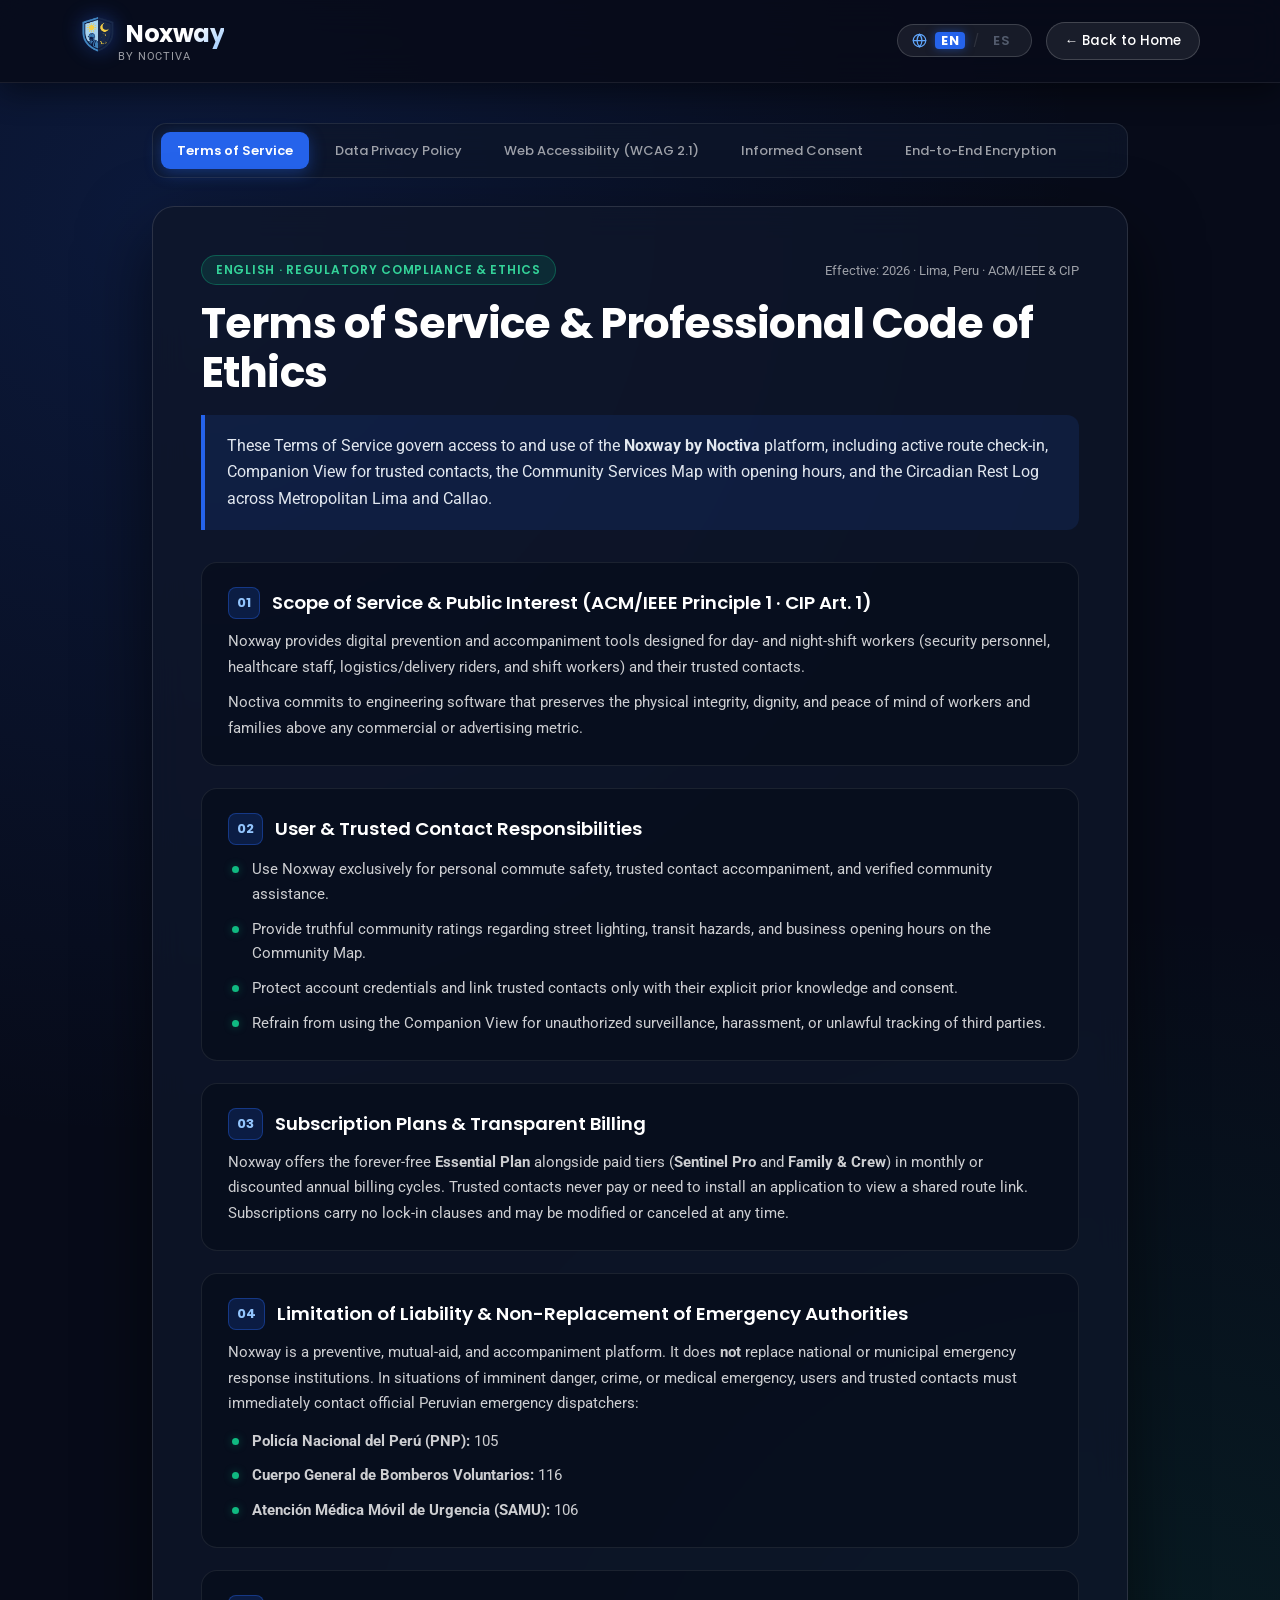
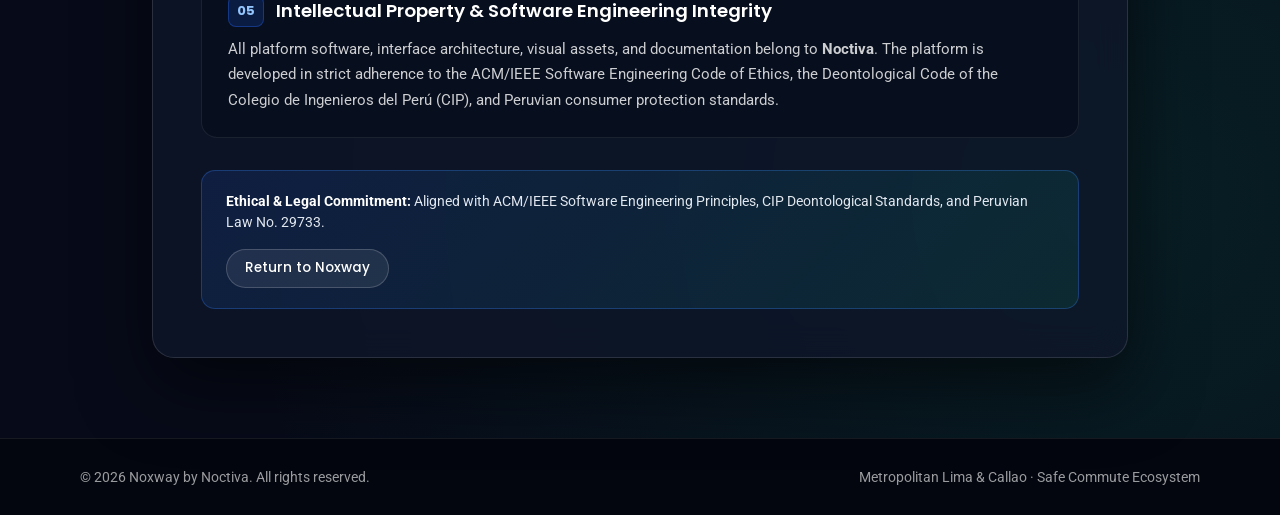
<file: terms.html>
<!DOCTYPE html>
<html lang="en">
<head>
  <meta charset="UTF-8">
  <meta name="viewport" content="width=device-width, initial-scale=1.0">
  <title>Noxway | Terms of Service &amp; Code of Ethics</title>
  <link rel="icon" type="image/png" href="assets/images/LogoNovctiva1.png">
  <link rel="apple-touch-icon" href="assets/images/LogoNovctiva1.png">

  <link rel="preconnect" href="https://fonts.googleapis.com">
  <link rel="preconnect" href="https://fonts.gstatic.com" crossorigin>
  <link rel="stylesheet" href="https://fonts.googleapis.com/css2?family=Poppins:wght@500;600;700;800&family=Roboto:wght@300;400;500;700&display=swap">
  <link rel="stylesheet" href="https://cdnjs.cloudflare.com/ajax/libs/font-awesome/6.5.1/css/all.min.css">
  <link rel="stylesheet" href="css/style.css">
</head>
<body class="legal-page-body" data-page="terms">

  <header class="legal-topbar" role="banner">
    <div class="legal-topbar-inner">
      <a href="index.html" class="brand-link" aria-label="Noxway Home">
        <div class="brand-row">
          <img src="assets/images/LogoNovctiva1.png" alt="Noxway Logo" class="brand-icon-img">
          <span class="brand-name">Noxway</span>
        </div>
        <span class="brand-tagline">by Noctiva</span>
      </a>

      <div class="legal-topbar-actions">
        <button class="lang-selector-btn" id="langToggleBtn" aria-label="Switch language to Spanish" type="button">
          <svg viewBox="0 0 24 24" fill="none" stroke="currentColor" stroke-width="2" stroke-linecap="round" stroke-linejoin="round" aria-hidden="true">
            <circle cx="12" cy="12" r="10"></circle>
            <line x1="2" y1="12" x2="22" y2="12"></line>
            <path d="M12 2a15.3 15.3 0 0 1 4 10 15.3 15.3 0 0 1-4 10 15.3 15.3 0 0 1-4-10 15.3 15.3 0 0 1 4-10z"></path>
          </svg>
          <span class="lang-badge lang-en active">EN</span>
          <span class="lang-divider">/</span>
          <span class="lang-badge lang-es">ES</span>
        </button>

        <a class="legal-home-btn" id="homeLink" href="index.html">← Back to Home</a>
      </div>
    </div>
  </header>

  <main class="legal-shell">
    <nav class="legal-nav-pills" aria-label="Legal Documentation Navigation">
      <a href="terms.html" class="legal-nav-pill active" data-en="Terms of Service" data-es="Términos y Condiciones">Terms of Service</a>
      <a href="privacy.html" class="legal-nav-pill" data-en="Data Privacy Policy" data-es="Política de Privacidad">Data Privacy Policy</a>
      <a href="accessibility.html" class="legal-nav-pill" data-en="Web Accessibility (WCAG 2.1)" data-es="Accesibilidad Web (WCAG 2.1)">Web Accessibility (WCAG 2.1)</a>
      <a href="consent.html" class="legal-nav-pill" data-en="Informed Consent" data-es="Consentimiento Informado">Informed Consent</a>
      <a href="security.html" class="legal-nav-pill" data-en="End-to-End Encryption" data-es="Cifrado y Seguridad">End-to-End Encryption</a>
    </nav>

    <div class="legal-card">
      <div class="lang-block active" data-lang="en">
        <div class="legal-header-meta">
          <span class="legal-badge-pill">English · Regulatory Compliance &amp; Ethics</span>
          <span class="legal-doc-meta">Effective: 2026 · Lima, Peru · ACM/IEEE &amp; CIP</span>
        </div>

        <h1 class="legal-main-title">Terms of Service &amp; Professional Code of Ethics</h1>

        <div class="legal-lead-callout">
          These Terms of Service govern access to and use of the <strong>Noxway by Noctiva</strong> platform, including active route check-in, Companion View for trusted contacts, the Community Services Map with opening hours, and the Circadian Rest Log across Metropolitan Lima and Callao.
        </div>

        <div class="legal-clauses-grid">
          <section class="legal-clause-item">
            <div class="legal-clause-head">
              <span class="legal-clause-num">01</span>
              <h2 class="legal-clause-title">Scope of Service &amp; Public Interest (ACM/IEEE Principle 1 · CIP Art. 1)</h2>
            </div>
            <p>
              Noxway provides digital prevention and accompaniment tools designed for day- and night-shift workers (security personnel, healthcare staff, logistics/delivery riders, and shift workers) and their trusted contacts.
            </p>
            <p>
              Noctiva commits to engineering software that preserves the physical integrity, dignity, and peace of mind of workers and families above any commercial or advertising metric.
            </p>
          </section>

          <section class="legal-clause-item">
            <div class="legal-clause-head">
              <span class="legal-clause-num">02</span>
              <h2 class="legal-clause-title">User &amp; Trusted Contact Responsibilities</h2>
            </div>
            <ul class="legal-clause-list">
              <li>Use Noxway exclusively for personal commute safety, trusted contact accompaniment, and verified community assistance.</li>
              <li>Provide truthful community ratings regarding street lighting, transit hazards, and business opening hours on the Community Map.</li>
              <li>Protect account credentials and link trusted contacts only with their explicit prior knowledge and consent.</li>
              <li>Refrain from using the Companion View for unauthorized surveillance, harassment, or unlawful tracking of third parties.</li>
            </ul>
          </section>

          <section class="legal-clause-item">
            <div class="legal-clause-head">
              <span class="legal-clause-num">03</span>
              <h2 class="legal-clause-title">Subscription Plans &amp; Transparent Billing</h2>
            </div>
            <p>
              Noxway offers the forever-free <strong>Essential Plan</strong> alongside paid tiers (<strong>Sentinel Pro</strong> and <strong>Family &amp; Crew</strong>) in monthly or discounted annual billing cycles. Trusted contacts never pay or need to install an application to view a shared route link. Subscriptions carry no lock-in clauses and may be modified or canceled at any time.
            </p>
          </section>

          <section class="legal-clause-item">
            <div class="legal-clause-head">
              <span class="legal-clause-num">04</span>
              <h2 class="legal-clause-title">Limitation of Liability &amp; Non-Replacement of Emergency Authorities</h2>
            </div>
            <p>
              Noxway is a preventive, mutual-aid, and accompaniment platform. It does <strong>not</strong> replace national or municipal emergency response institutions. In situations of imminent danger, crime, or medical emergency, users and trusted contacts must immediately contact official Peruvian emergency dispatchers:
            </p>
            <ul class="legal-clause-list">
              <li><strong>Policía Nacional del Perú (PNP):</strong> 105</li>
              <li><strong>Cuerpo General de Bomberos Voluntarios:</strong> 116</li>
              <li><strong>Atención Médica Móvil de Urgencia (SAMU):</strong> 106</li>
            </ul>
          </section>

          <section class="legal-clause-item">
            <div class="legal-clause-head">
              <span class="legal-clause-num">05</span>
              <h2 class="legal-clause-title">Intellectual Property &amp; Software Engineering Integrity</h2>
            </div>
            <p>
              All platform software, interface architecture, visual assets, and documentation belong to <strong>Noctiva</strong>. The platform is developed in strict adherence to the ACM/IEEE Software Engineering Code of Ethics, the Deontological Code of the Colegio de Ingenieros del Perú (CIP), and Peruvian consumer protection standards.
            </p>
          </section>
        </div>

        <div class="legal-compliance-strip">
          <div class="legal-compliance-text">
            <strong>Ethical &amp; Legal Commitment:</strong> Aligned with ACM/IEEE Software Engineering Principles, CIP Deontological Standards, and Peruvian Law No. 29733.
          </div>
          <a href="index.html" class="legal-home-btn">Return to Noxway</a>
        </div>
      </div>

      <div class="lang-block" data-lang="es">
        <div class="legal-header-meta">
          <span class="legal-badge-pill">Español · Cumplimiento Normativo y Ética</span>
          <span class="legal-doc-meta">Vigente: 2026 · Lima, Perú · ACM/IEEE y CIP</span>
        </div>

        <h1 class="legal-main-title">Términos y Condiciones y Código de Ética Profesional</h1>

        <div class="legal-lead-callout">
          Los presentes Términos y Condiciones regulan el acceso y uso de la plataforma <strong>Noxway by Noctiva</strong>, incluyendo el check-in activo de trayecto, el panel Companion View para contactos de confianza, el Mapa Comunitario de servicios con horarios de atención y la Bitácora de Descanso en Lima Metropolitana y el Callao.
        </div>

        <div class="legal-clauses-grid">
          <section class="legal-clause-item">
            <div class="legal-clause-head">
              <span class="legal-clause-num">01</span>
              <h2 class="legal-clause-title">Alcance del Servicio e Interés Público (ACM/IEEE Principio 1 · CIP Art. 1)</h2>
            </div>
            <p>
              Noxway brinda herramientas digitales de prevención y acompañamiento diseñadas para trabajadores de turnos diurnos y nocturnos (seguridad privada, personal de salud, repartidores, operadores logísticos y turnos rotativos) y sus contactos de confianza.
            </p>
            <p>
              Noctiva se compromete a desarrollar software que priorice la integridad física, dignidad y tranquilidad de los trabajadores y sus familias por encima de cualquier interés comercial o publicitario.
            </p>
          </section>

          <section class="legal-clause-item">
            <div class="legal-clause-head">
              <span class="legal-clause-num">02</span>
              <h2 class="legal-clause-title">Responsabilidades del Usuario y Contacto de Confianza</h2>
            </div>
            <ul class="legal-clause-list">
              <li>Utilizar Noxway exclusivamente para la seguridad en el desplazamiento personal, el acompañamiento por contactos autorizados y el apoyo comunitario verificado.</li>
              <li>Registrar reportes y calificaciones veraces sobre iluminación, incidentes en ruta y horarios de atención de comercios en el Mapa Comunitario.</li>
              <li>Resguardar las credenciales de acceso y vincular únicamente a contactos de confianza con su consentimiento previo e informado.</li>
              <li>Abstenerse de emplear el panel Companion View con fines de vigilancia no autorizada, acoso o seguimiento ilegítimo de terceros.</li>
            </ul>
          </section>

          <section class="legal-clause-item">
            <div class="legal-clause-head">
              <span class="legal-clause-num">03</span>
              <h2 class="legal-clause-title">Planes de Suscripción y Transparencia Tarifaria</h2>
            </div>
            <p>
              Noxway ofrece el <strong>Plan Esencial</strong> gratuito de forma permanente, así como planes avanzados (<strong>Centinela Pro</strong> y <strong>Cuadrilla Familiar</strong>) en modalidad mensual o anual con descuento. Los contactos de confianza nunca pagan ni requieren instalar una aplicación para acompañar un trayecto compartido. No existen contratos forzosos y puedes cambiar o cancelar tu suscripción en cualquier momento.
            </p>
          </section>

          <section class="legal-clause-item">
            <div class="legal-clause-head">
              <span class="legal-clause-num">04</span>
              <h2 class="legal-clause-title">Limitación de Responsabilidad y No Sustitución de Autoridades de Emergencia</h2>
            </div>
            <p>
              Noxway es una herramienta preventiva, comunitaria y de acompañamiento mutuo. <strong>No reemplaza</strong> la labor de las fuerzas del orden ni de los servicios oficiales de emergencia. Ante peligro vital, delito inminente o urgencia médica, el usuario o su contacto de confianza debe comunicarse de inmediato con las centrales oficiales del Estado peruano:
            </p>
            <ul class="legal-clause-list">
              <li><strong>Policía Nacional del Perú (PNP):</strong> 105</li>
              <li><strong>Cuerpo General de Bomberos Voluntarios del Perú:</strong> 116</li>
              <li><strong>Sistema de Atención Móvil de Urgencia (SAMU):</strong> 106</li>
            </ul>
          </section>

          <section class="legal-clause-item">
            <div class="legal-clause-head">
              <span class="legal-clause-num">05</span>
              <h2 class="legal-clause-title">Propiedad Intelectual e Integridad en Ingeniería de Software</h2>
            </div>
            <p>
              Todo el software, diseño de interfaz, identidad visual y documentación técnica pertenecen a <strong>Noctiva</strong>. La plataforma se rige bajo el Código de Ética de Ingeniería de Software de ACM/IEEE, el Código Deontológico del Colegio de Ingenieros del Perú (CIP) y las normas peruanas de protección al consumidor.
            </p>
          </section>
        </div>

        <div class="legal-compliance-strip">
          <div class="legal-compliance-text">
            <strong>Compromiso Ético y Legal:</strong> Alineado con los principios de Ingeniería de Software ACM/IEEE, el Código Deontológico del CIP y la Ley N.° 29733.
          </div>
          <a href="index.html" class="legal-home-btn">Volver a Noxway</a>
        </div>
      </div>
    </div>
  </main>

  <footer class="legal-page-footer" role="contentinfo">
    <div class="legal-page-footer-inner">
      <span data-en="© 2026 Noxway by Noctiva. All rights reserved." data-es="© 2026 Noxway by Noctiva. Todos los derechos reservados.">© 2026 Noxway by Noctiva. All rights reserved.</span>
      <span data-en="Metropolitan Lima & Callao · Safe Commute Ecosystem" data-es="Lima Metropolitana y Callao · Ecosistema de Trayecto Seguro">Metropolitan Lima &amp; Callao · Safe Commute Ecosystem</span>
    </div>
  </footer>

  <script src="js/legal.js"></script>
</body>
</html>
</file>
<file: css/style.css>
:root {

  --color-bg-deep: #070B19;
  --color-bg-dark: #0A1128;
  --color-bg-card: rgba(15, 23, 42, 0.7);
  --color-overlay: rgba(7, 11, 25, 0.52);

  --color-primary: #2563EB;
  --color-primary-hover: #1D4ED8;
  --color-primary-glow: rgba(37, 99, 235, 0.4);

  --color-accent-green: #10B981;
  --color-accent-green-glow: rgba(16, 185, 129, 0.4);
  --color-accent-amber: #F59E0B;

  --color-text-white: #FFFFFF;
  --color-text-muted: rgba(255, 255, 255, 0.8);
  --color-text-subtle: rgba(255, 255, 255, 0.6);

  --glass-bg: rgba(255, 255, 255, 0.08);
  --glass-border: rgba(255, 255, 255, 0.18);
  --glass-hover-bg: rgba(255, 255, 255, 0.14);

  --font-title: 'Poppins', -apple-system, BlinkMacSystemFont, sans-serif;
  --font-body: 'Roboto', -apple-system, BlinkMacSystemFont, sans-serif;

  --space-xs: 8px;
  --space-sm: 16px;
  --space-md: 24px;
  --space-lg: 32px;
  --space-xl: 48px;
  --space-2xl: 64px;

  --transition-smooth: all 0.3s cubic-bezier(0.16, 1, 0.3, 1);
}

*, *::before, *::after {
  box-sizing: border-box;
  margin: 0;
  padding: 0;
}

html {
  font-size: 16px;
  scroll-behavior: smooth;
  color-scheme: dark;
}

body {
  font-family: var(--font-body);
  background-color: var(--color-bg-deep);
  color: var(--color-text-white);
  min-height: 100vh;
  line-height: 1.5;
  overflow-x: hidden;
  -webkit-font-smoothing: antialiased;
  -moz-osx-font-smoothing: grayscale;
}

.site-header {
  position: fixed;
  top: 0;
  left: 0;
  right: 0;
  z-index: 100;
  padding: 20px var(--space-md);
  transition: var(--transition-smooth);
}

@media (min-width: 768px) {
  .site-header {
    padding: 24px var(--space-xl);
  }
}

.site-header.scrolled {
  background: rgba(7, 11, 25, 0.85);
  backdrop-filter: blur(16px);
  -webkit-backdrop-filter: blur(16px);
  border-bottom: 1px solid rgba(255, 255, 255, 0.08);
  padding-top: 14px;
  padding-bottom: 14px;
  box-shadow: 0 10px 30px rgba(0, 0, 0, 0.4);
}

.nav-container {
  max-width: 1280px;
  margin: 0 auto;
  display: flex;
  align-items: center;
  justify-content: space-between;
}

.brand-link {
  display: flex;
  flex-direction: column;
  text-decoration: none;
  color: var(--color-text-white);
}

.brand-row {
  display: flex;
  align-items: center;
  gap: 10px;
}

.brand-icon {
  width: 28px;
  height: 28px;
  color: var(--color-primary);
  filter: drop-shadow(0 0 12px var(--color-primary-glow));
}

.brand-icon-img {
  width: 36px;
  height: 36px;
  object-fit: contain;
  filter: drop-shadow(0 0 10px rgba(37, 99, 235, 0.45));
  transition: transform 250ms ease;
}

.brand-link:hover .brand-icon-img {
  transform: scale(1.08);
}

.brand-name {
  font-family: var(--font-title);
  font-size: 1.5rem;
  font-weight: 700;
  letter-spacing: -0.02em;
  background: linear-gradient(135deg, #FFFFFF 60%, #93C5FD 100%);
  -webkit-background-clip: text;
  -webkit-text-fill-color: transparent;
}

.brand-tagline {
  font-size: 0.7rem;
  font-weight: 400;
  color: var(--color-text-subtle);
  letter-spacing: 0.08em;
  text-transform: uppercase;
  margin-top: -3px;
  padding-left: 38px;
}

.desktop-nav {
  display: none;
  align-items: center;
  gap: var(--space-lg);
}

@media (min-width: 900px) {
  .desktop-nav {
    display: flex;
  }
}

.nav-links-list {
  display: flex;
  align-items: center;
  list-style: none;
  gap: var(--space-md);
}

.nav-item-link {
  text-decoration: none;
  color: var(--color-text-muted);
  font-size: 0.9375rem;
  font-weight: 400;
  transition: var(--transition-smooth);
  padding: 6px 12px;
  border-radius: 6px;
}

.nav-item-link:hover,
.nav-item-link:focus-visible {
  color: var(--color-text-white);
  background: rgba(255, 255, 255, 0.06);
}

.btn-nav-login {
  display: inline-flex;
  align-items: center;
  justify-content: center;
  text-decoration: none;
  color: var(--color-text-white);
  font-size: 0.9375rem;
  font-weight: 500;
  padding: 9px 20px;
  border-radius: 9999px;
  background: var(--glass-bg);
  border: 1px solid var(--glass-border);
  backdrop-filter: blur(8px);
  -webkit-backdrop-filter: blur(8px);
  transition: var(--transition-smooth);
}

.btn-nav-login:hover,
.btn-nav-login:focus-visible {
  background: var(--glass-hover-bg);
  border-color: rgba(255, 255, 255, 0.35);
  box-shadow: 0 0 16px rgba(255, 255, 255, 0.1);
}

.hamburger-toggle {
  display: flex;
  flex-direction: column;
  justify-content: center;
  align-items: center;
  gap: 5px;
  width: 42px;
  height: 42px;
  background: var(--glass-bg);
  border: 1px solid var(--glass-border);
  border-radius: 8px;
  cursor: pointer;
  color: var(--color-text-white);
  transition: var(--transition-smooth);
}

@media (min-width: 900px) {
  .hamburger-toggle {
    display: none;
  }
}

.hamburger-line {
  width: 20px;
  height: 2px;
  background-color: var(--color-text-white);
  border-radius: 2px;
  transition: var(--transition-smooth);
}

.hamburger-toggle[aria-expanded="true"] .hamburger-line:nth-child(1) {
  transform: translateY(7px) rotate(45deg);
}

.hamburger-toggle[aria-expanded="true"] .hamburger-line:nth-child(2) {
  opacity: 0;
}

.hamburger-toggle[aria-expanded="true"] .hamburger-line:nth-child(3) {
  transform: translateY(-7px) rotate(-45deg);
}

.mobile-nav-drawer {
  position: fixed;
  inset: 0;
  z-index: 99;
  background: rgba(7, 11, 25, 0.94);
  backdrop-filter: blur(20px);
  -webkit-backdrop-filter: blur(20px);
  display: flex;
  flex-direction: column;
  padding: 100px var(--space-md) var(--space-xl);
  opacity: 0;
  pointer-events: none;
  transform: translateY(-12px);
  transition: var(--transition-smooth);
}

.mobile-nav-drawer.open {
  opacity: 1;
  pointer-events: auto;
  transform: translateY(0);
}

.mobile-nav-list {
  list-style: none;
  display: flex;
  flex-direction: column;
  gap: var(--space-sm);
  margin-bottom: var(--space-xl);
}

.mobile-nav-link {
  display: block;
  text-decoration: none;
  color: var(--color-text-white);
  font-family: var(--font-title);
  font-size: 1.25rem;
  font-weight: 500;
  padding: 12px var(--space-sm);
  border-radius: 8px;
  border-left: 3px solid transparent;
  transition: var(--transition-smooth);
}

.mobile-nav-link:hover,
.mobile-nav-link:focus-visible {
  background: rgba(255, 255, 255, 0.05);
  border-left-color: var(--color-primary);
  color: #93C5FD;
}

.btn-mobile-login {
  width: 100%;
  text-align: center;
  text-decoration: none;
  color: var(--color-text-white);
  font-size: 1rem;
  font-weight: 500;
  padding: 14px;
  border-radius: 9999px;
  background: var(--color-primary);
  box-shadow: 0 4px 20px var(--color-primary-glow);
  transition: var(--transition-smooth);
}

.hero-section {
  position: relative;
  min-height: 100vh;
  width: 100%;
  display: flex;
  align-items: center;
  justify-content: center;
  padding: 120px var(--space-md) 60px;
  overflow: hidden;
  background-color: var(--color-bg-deep);
}

@media (min-width: 768px) {
  .hero-section {
    padding: 140px var(--space-xl) 60px;
  }
}

.hero-video-wrapper {
  position: absolute;
  inset: 0;
  width: 100%;
  height: 100%;
  overflow: hidden;
  z-index: 0;
}

.hero-video {
  width: 100%;
  height: 100%;
  object-fit: cover;
  object-position: center;
}

.hero-overlay {
  position: absolute;
  inset: 0;
  background: linear-gradient(
    180deg,
    rgba(7, 11, 25, 0.60) 0%,
    rgba(10, 17, 40, 0.50) 45%,
    rgba(7, 11, 25, 0.75) 85%,
    rgba(7, 11, 25, 0.95) 100%
  );
  z-index: 1;
}

.hero-content {
  position: relative;
  z-index: 2;
  max-width: 1024px;
  width: 100%;
  margin: 0 auto;
  display: flex;
  flex-direction: column;
  align-items: center;
  text-align: center;

  opacity: 0;
  transform: translateY(20px);
  animation: heroEntrance 0.9s cubic-bezier(0.16, 1, 0.3, 1) forwards;
  animation-delay: 0.15s;
}

@keyframes heroEntrance {
  to {
    opacity: 1;
    transform: translateY(0);
  }
}

.hero-title {
  font-family: var(--font-title);
  font-weight: 700;
  line-height: 0.98;
  color: var(--color-text-white);
  max-width: 1024px;
  margin-bottom: var(--space-md);

  font-size: 2.75rem;
  letter-spacing: -0.03em;

  text-shadow:
    0 4px 24px rgba(37, 99, 235, 0.45),
    0 2px 10px rgba(0, 0, 0, 0.8);
}

@media (min-width: 600px) {
  .hero-title {
    font-size: 4.25rem;
  }
}

@media (min-width: 1024px) {
  .hero-title {
    font-size: 6.25rem;
  }
}

.hero-title-break {
  display: block;
}

.hero-title-highlight {
  font-weight: 600;
  background: linear-gradient(135deg, #FFFFFF 40%, #BFDBFE 100%);
  -webkit-background-clip: text;
  -webkit-text-fill-color: transparent;
}

.hero-subtitle {
  font-family: var(--font-body);
  font-size: 1rem;
  line-height: 1.6;
  font-weight: 400;
  color: var(--color-text-muted);
  max-width: 640px;
  margin-bottom: var(--space-xl);
}

@media (min-width: 768px) {
  .hero-subtitle {
    font-size: 1.125rem;
  }
}

.hero-cta-group {
  display: flex;
  flex-direction: column;
  width: 100%;
  gap: var(--space-sm);
  margin-bottom: var(--space-xl);
}

@media (min-width: 640px) {
  .hero-cta-group {
    flex-direction: row;
    width: auto;
    gap: var(--space-md);
  }
}

.btn-hero {
  display: inline-flex;
  align-items: center;
  justify-content: center;
  gap: 10px;
  text-decoration: none;
  font-size: 1rem;
  font-weight: 500;
  padding: 16px 32px;
  border-radius: 9999px;
  transition: var(--transition-smooth);
  cursor: pointer;
  white-space: nowrap;
}

.btn-primary-hero {
  background-color: var(--color-primary);
  color: var(--color-text-white);
  border: 1px solid rgba(255, 255, 255, 0.15);
  box-shadow: 0 4px 24px var(--color-primary-glow);
}

.btn-primary-hero:hover,
.btn-primary-hero:focus-visible {
  background-color: var(--color-primary-hover);
  box-shadow: 0 6px 30px rgba(37, 99, 235, 0.65);
  transform: translateY(-2px);
}

.btn-glass-hero {
  background: var(--glass-bg);
  color: var(--color-text-white);
  border: 1px solid var(--glass-border);
  backdrop-filter: blur(16px);
  -webkit-backdrop-filter: blur(16px);
  box-shadow: 0 4px 20px rgba(0, 0, 0, 0.25);
}

.btn-glass-hero:hover,
.btn-glass-hero:focus-visible {
  background: var(--glass-hover-bg);
  border-color: rgba(255, 255, 255, 0.35);
  transform: translateY(-2px);
  box-shadow: 0 6px 25px rgba(255, 255, 255, 0.12);
}

.btn-icon-arrow {
  width: 18px;
  height: 18px;
  transition: transform 0.25s ease;
}

.btn-hero:hover .btn-icon-arrow {
  transform: translateX(3px);
}

.hero-scroll-indicator {
  display: inline-flex;
  flex-direction: column;
  align-items: center;
  gap: 8px;
  text-decoration: none;
  color: var(--color-text-subtle);
  font-size: 0.75rem;
  letter-spacing: 0.08em;
  text-transform: uppercase;
  transition: var(--transition-smooth);
  margin-top: 10px;
}

.hero-scroll-indicator:hover {
  color: var(--color-text-white);
}

.scroll-mouse {
  width: 22px;
  height: 34px;
  border: 2px solid rgba(255, 255, 255, 0.35);
  border-radius: 12px;
  display: flex;
  justify-content: center;
  padding-top: 6px;
}

.scroll-wheel {
  width: 3px;
  height: 7px;
  background-color: var(--color-text-white);
  border-radius: 2px;
  animation: scrollBounce 2s infinite ease-in-out;
}

@keyframes scrollBounce {
  0%, 100% {
    transform: translateY(0);
    opacity: 0.8;
  }
  50% {
    transform: translateY(8px);
    opacity: 0.2;
  }
}

@media (prefers-reduced-motion: reduce) {
  *, *::before, *::after {
    animation-duration: 0.01ms !important;
    animation-iteration-count: 1 !important;
    transition-duration: 0.01ms !important;
    scroll-behavior: auto !important;
  }

  .hero-content {
    opacity: 1;
    transform: none;
  }

  .hero-video {
    display: none;
  }

  .hero-video-wrapper {
    background: url('../assets/images/hero-night-poster.jpg') center/cover no-repeat;
  }
}

.protocol-section {
  position: relative;
  background-color: var(--color-bg-deep);
  color: #F8FAFC;
  min-height: 100svh;
  min-height: 100vh;
  display: flex;
  flex-direction: column;
  justify-content: center;
  padding: clamp(28px, 5vw, 72px) clamp(20px, 4vw, 48px);
  border-top: 1px solid rgba(255, 255, 255, 0.05);
  box-sizing: border-box;
}

.protocol-container {
  max-width: 1280px;
  width: 100%;
  margin: 0 auto;
}

.protocol-section.reveal-on-scroll .protocol-container {
  opacity: 0;
  transform: translateY(18px);
  transition: opacity 0.8s cubic-bezier(0.16, 1, 0.3, 1), transform 0.8s cubic-bezier(0.16, 1, 0.3, 1);
}

.protocol-section.reveal-on-scroll.is-revealed .protocol-container {
  opacity: 1;
  transform: translateY(0);
}

.protocol-header-wrapper {
  margin-bottom: clamp(36px, 6vw, 64px);
}

.protocol-tag {
  display: inline-block;
  font-family: var(--font-body);
  font-size: 0.8125rem;
  font-weight: 600;
  text-transform: uppercase;
  letter-spacing: 0.15em;
  color: var(--color-accent-green);
  margin-bottom: 16px;
}

.protocol-title {
  font-family: var(--font-title);
  font-size: clamp(44px, 7vw, 108px);
  font-weight: 700;
  line-height: 0.92;
  letter-spacing: 0;
  color: #F8FAFC;
  max-width: 960px;
}

.protocol-title-break {
  display: block;
}

.protocol-title-highlight {
  color: rgba(248, 250, 252, 0.65);
}

.protocol-grid-wrapper {
  position: relative;
  border-top: 1px solid rgba(37, 99, 235, 0.35);
  box-shadow: 0 -1px 12px rgba(37, 99, 235, 0.15);
}

.protocol-steps-grid {
  display: grid;
  grid-template-columns: repeat(4, 1fr);
  width: 100%;
}

.protocol-step {
  position: relative;
  min-height: 210px;
  padding: 32px 24px 28px;
  border-right: 1px solid rgba(255, 255, 255, 0.08);
  display: flex;
  flex-direction: column;
  justify-content: flex-start;
  outline: none;
  cursor: default;
  transition: transform 350ms cubic-bezier(0.16, 1, 0.3, 1),
              background-color 350ms ease,
              box-shadow 350ms ease,
              border-color 350ms ease;
  background-color: transparent;
  border-radius: 0;
}

.protocol-step:last-child {
  border-right: none;
}

.protocol-step:hover,
.protocol-step:focus-visible {
  transform: translateY(-9px);
  background: linear-gradient(180deg, #0F1E3D 0%, rgba(10, 17, 40, 0.95) 100%);
  border-color: rgba(59, 130, 246, 0.4);
  border-radius: 12px;
  box-shadow: 0 16px 36px rgba(0, 0, 0, 0.5), 0 0 24px rgba(37, 99, 235, 0.25);
  z-index: 2;
}

.step-meta {
  display: flex;
  align-items: center;
  justify-content: space-between;
  margin-bottom: 24px;
}

.step-number {
  font-family: var(--font-title);
  font-size: 1.125rem;
  font-weight: 700;
  color: var(--color-primary);
  letter-spacing: -0.01em;
  transition: color 350ms ease;
}

.protocol-step:hover .step-number,
.protocol-step:focus-visible .step-number {
  color: var(--color-accent-green);
}

.step-indicator {
  width: 6px;
  height: 6px;
  border-radius: 50%;
  background-color: rgba(255, 255, 255, 0.2);
  transition: background-color 350ms ease, box-shadow 350ms ease;
}

.protocol-step:hover .step-indicator,
.protocol-step:focus-visible .step-indicator {
  background-color: var(--color-accent-green);
  box-shadow: 0 0 8px var(--color-accent-green);
}

.step-title {
  font-family: var(--font-title);
  font-size: 26px;
  font-weight: 600;
  line-height: 1.15;
  color: #F8FAFC;
  margin-bottom: 12px;
  letter-spacing: -0.01em;
}

.step-desc {
  font-family: var(--font-body);
  font-size: 13.5px;
  line-height: 1.6;
  color: var(--color-text-muted);
  margin-top: auto;
}

@media (max-width: 760px) {
  .protocol-section {
    min-height: auto;
    padding: 64px 22px;
  }

  .protocol-steps-grid {
    grid-template-columns: 1fr;
    gap: 16px;
  }

  .protocol-step {
    min-height: auto;
    padding: 24px 20px;
    border-right: none;
    border: 1px solid rgba(255, 255, 255, 0.08);
    border-radius: 12px;
    background: rgba(15, 23, 42, 0.4);
  }

  .protocol-grid-wrapper {
    border-top: none;
    box-shadow: none;
  }
}

@media (prefers-reduced-motion: reduce) {
  .protocol-section.reveal-on-scroll .protocol-container {
    opacity: 1 !important;
    transform: none !important;
    transition: none !important;
  }
  .protocol-step {
    transition: none !important;
    transform: none !important;
  }
  .protocol-step:hover,
  .protocol-step:focus-visible {
    transform: none !important;
  }
}

.ecosystem-section {
  position: relative;
  background-color: var(--color-bg-deep);
  color: #F8FAFC;
  min-height: 100svh;
  min-height: 100vh;
  display: flex;
  flex-direction: column;
  justify-content: center;
  padding: clamp(28px, 5vw, 72px) clamp(20px, 4vw, 48px);
  border-top: 1px solid rgba(255, 255, 255, 0.05);
  box-sizing: border-box;
}

.ecosystem-container {
  max-width: 1280px;
  width: 100%;
  margin: 0 auto;
}

.ecosystem-section.reveal-on-scroll .ecosystem-container {
  opacity: 0;
  transform: translateY(18px);
  transition: opacity 0.8s cubic-bezier(0.16, 1, 0.3, 1), transform 0.8s cubic-bezier(0.16, 1, 0.3, 1);
}

.ecosystem-section.reveal-on-scroll.is-revealed .ecosystem-container {
  opacity: 1;
  transform: translateY(0);
}

.ecosystem-header-wrapper {
  margin-bottom: clamp(36px, 6vw, 64px);
}

.ecosystem-tag {
  display: inline-block;
  font-family: var(--font-body);
  font-size: 0.8125rem;
  font-weight: 600;
  text-transform: uppercase;
  letter-spacing: 0.15em;
  color: #60A5FA;
  margin-bottom: 16px;
}

.ecosystem-title {
  font-family: var(--font-title);
  font-size: clamp(44px, 7vw, 108px);
  font-weight: 700;
  line-height: 0.92;
  letter-spacing: 0;
  color: #F8FAFC;
  max-width: 980px;
}

.ecosystem-title-break {
  display: block;
}

.ecosystem-title-highlight {
  color: rgba(248, 250, 252, 0.65);
}

.ecosystem-grid {
  display: grid;
  grid-template-columns: repeat(4, 1fr);
  gap: 12px;
  width: 100%;
}

.ecosystem-card {
  display: flex;
  flex-direction: column;
  background: rgba(15, 23, 42, 0.65);
  border: 1px solid rgba(255, 255, 255, 0.08);
  border-radius: 12px;
  overflow: hidden;
  outline: none;
  cursor: default;
  transition: transform 350ms cubic-bezier(0.16, 1, 0.3, 1),
              border-color 350ms ease,
              box-shadow 350ms ease;
}

.ecosystem-card:hover,
.ecosystem-card:focus-visible {
  transform: translateY(-9px);
  border-color: rgba(59, 130, 246, 0.5);
  box-shadow: 0 16px 36px rgba(0, 0, 0, 0.55), 0 0 24px rgba(37, 99, 235, 0.25);
}

.ecosystem-visual-panel {
  position: relative;
  height: 260px;
  width: 100%;
  border-radius: 11px 11px 0 0;
  overflow: hidden;
  display: flex;
  flex-direction: column;
  justify-content: flex-start;
  padding: 16px;
  background-color: #0A1128;
}

.ecosystem-panel-img {
  position: absolute;
  inset: 0;
  width: 100%;
  height: 100%;
  object-fit: cover;
  object-position: center;
  transition: transform 500ms cubic-bezier(0.16, 1, 0.3, 1);
  z-index: 0;
}

.ecosystem-card:hover .ecosystem-panel-img,
.ecosystem-card:focus-visible .ecosystem-panel-img {
  transform: scale(1.06);
}

.ecosystem-panel-overlay {
  position: absolute;
  inset: 0;
  z-index: 1;
  transition: opacity 350ms ease;
}

.panel-overlay-blue {
  background: linear-gradient(180deg, rgba(7, 11, 25, 0.25) 0%, rgba(15, 23, 42, 0.7) 50%, rgba(10, 17, 40, 0.95) 100%);
}

.panel-overlay-emerald {
  background: linear-gradient(180deg, rgba(6, 47, 36, 0.25) 0%, rgba(6, 78, 59, 0.7) 50%, rgba(7, 11, 25, 0.95) 100%);
}

.panel-overlay-indigo {
  background: linear-gradient(180deg, rgba(30, 27, 75, 0.25) 0%, rgba(37, 99, 235, 0.65) 50%, rgba(7, 11, 25, 0.95) 100%);
}

.panel-overlay-amber {
  background: linear-gradient(180deg, rgba(41, 21, 5, 0.25) 0%, rgba(120, 53, 15, 0.7) 50%, rgba(7, 11, 25, 0.95) 100%);
}

.panel-top-row {
  position: relative;
  z-index: 2;
  display: flex;
  align-items: center;
  justify-content: space-between;
  width: 100%;
}

.panel-number {
  font-family: var(--font-title);
  font-size: 1.5rem;
  font-weight: 700;
  color: #FFFFFF;
  text-shadow: 0 2px 8px rgba(0, 0, 0, 0.7);
  letter-spacing: -0.02em;
}

.panel-badge-pill {
  font-family: var(--font-body);
  font-size: 0.75rem;
  font-weight: 500;
  padding: 5px 12px;
  border-radius: 9999px;
  background: rgba(7, 11, 25, 0.75);
  border: 1px solid rgba(255, 255, 255, 0.2);
  backdrop-filter: blur(10px);
  -webkit-backdrop-filter: blur(10px);
  color: #F8FAFC;
}

.ecosystem-card-body {
  padding: 22px 18px 24px;
  display: flex;
  flex-direction: column;
  flex-grow: 1;
}

.ecosystem-card-title {
  font-family: var(--font-title);
  font-size: 1.1875rem;
  font-weight: 600;
  line-height: 1.25;
  color: #F8FAFC;
  margin-bottom: 10px;
  letter-spacing: -0.01em;
}

.ecosystem-card-desc {
  font-family: var(--font-body);
  font-size: 0.84375rem;
  line-height: 1.55;
  color: var(--color-text-muted);
}

@media (max-width: 760px) {
  .ecosystem-section {
    min-height: auto;
    padding: 64px 22px;
  }

  .ecosystem-grid {
    grid-template-columns: repeat(2, 1fr);
    gap: 12px;
  }

  .ecosystem-visual-panel {
    height: 180px;
    padding: 14px;
  }

  .ecosystem-card-body {
    padding: 16px 14px 18px;
  }

  .ecosystem-card-title {
    font-size: 1rem;
  }

  .ecosystem-card-desc {
    font-size: 0.8125rem;
  }
}

@media (max-width: 480px) {

  .ecosystem-grid {
    grid-template-columns: 1fr;
    gap: 16px;
  }

  .ecosystem-visual-panel {
    height: 220px;
  }
}

@media (prefers-reduced-motion: reduce) {
  .ecosystem-section.reveal-on-scroll .ecosystem-container {
    opacity: 1 !important;
    transform: none !important;
    transition: none !important;
  }
  .ecosystem-card {
    transition: none !important;
    transform: none !important;
  }
  .ecosystem-card:hover,
  .ecosystem-card:focus-visible {
    transform: none !important;
  }
}

.testimonials-section {
  position: relative;
  background-color: #0A1128;
  color: #F1F5F9;
  min-height: 100svh;
  min-height: 100vh;
  display: flex;
  flex-direction: column;
  justify-content: center;
  padding: clamp(36px, 6vw, 84px) clamp(20px, 4vw, 48px);
  border-top: 1px solid rgba(255, 255, 255, 0.05);
  box-sizing: border-box;
  overflow: hidden;
}

.testimonials-container {
  max-width: 1280px;
  width: 100%;
  margin: 0 auto;
  display: grid;
  grid-template-columns: 340px 1fr;
  gap: clamp(32px, 6vw, 80px);
  align-items: center;
}

.testimonials-section.reveal-on-scroll .testimonials-container {
  opacity: 0;
  transform: translateY(18px);
  transition: opacity 0.8s cubic-bezier(0.16, 1, 0.3, 1), transform 0.8s cubic-bezier(0.16, 1, 0.3, 1);
}

.testimonials-section.reveal-on-scroll.is-revealed .testimonials-container {
  opacity: 1;
  transform: translateY(0);
}

.testimonials-left-col {
  display: flex;
  flex-direction: column;
  gap: 28px;
  border-right: 1px solid rgba(255, 255, 255, 0.08);
  padding-right: clamp(16px, 3vw, 36px);
}

.testimonials-tag {
  display: inline-block;
  font-family: var(--font-body);
  font-size: 0.8125rem;
  font-weight: 600;
  text-transform: uppercase;
  letter-spacing: 0.15em;
  color: #60A5FA;
}

.testimonials-nav-list {
  display: flex;
  flex-direction: column;
  gap: 12px;
}

.testimonial-tab-btn {
  display: flex;
  align-items: center;
  gap: 16px;
  background: transparent;
  border: 1px solid transparent;
  border-radius: 10px;
  padding: 14px 16px;
  cursor: pointer;
  text-align: left;
  transition: background-color 300ms ease, border-color 300ms ease, transform 300ms ease;
  width: 100%;
  outline: none;
}

.testimonial-tab-btn:hover,
.testimonial-tab-btn:focus-visible {
  background: rgba(255, 255, 255, 0.04);
  border-color: rgba(255, 255, 255, 0.1);
}

.testimonial-tab-btn.active {
  background: rgba(37, 99, 235, 0.12);
  border-color: rgba(59, 130, 246, 0.4);
  box-shadow: 0 4px 20px rgba(0, 0, 0, 0.3);
}

.tab-index {
  font-family: var(--font-title);
  font-size: 1rem;
  font-weight: 700;
  color: rgba(255, 255, 255, 0.4);
  transition: color 300ms ease;
}

.testimonial-tab-btn.active .tab-index {
  color: var(--color-accent-green);
}

.tab-info {
  display: flex;
  flex-direction: column;
}

.tab-name {
  font-family: var(--font-title);
  font-size: 1rem;
  font-weight: 600;
  color: #F8FAFC;
  transition: color 300ms ease;
}

.testimonial-tab-btn.active .tab-name {
  color: #FFFFFF;
}

.tab-role {
  font-family: var(--font-body);
  font-size: 0.8125rem;
  color: var(--color-text-subtle);
  margin-top: 2px;
}

.testimonials-controls {
  display: flex;
  align-items: center;
  gap: 16px;
  margin-top: 8px;
}

.btn-testimonial-nav {
  display: flex;
  align-items: center;
  justify-content: center;
  width: 42px;
  height: 42px;
  border-radius: 50%;
  background: rgba(255, 255, 255, 0.06);
  border: 1px solid rgba(255, 255, 255, 0.15);
  color: #F8FAFC;
  cursor: pointer;
  transition: var(--transition-smooth);
}

.btn-testimonial-nav:hover,
.btn-testimonial-nav:focus-visible {
  background: var(--color-primary);
  border-color: var(--color-primary);
  box-shadow: 0 0 16px var(--color-primary-glow);
  transform: translateY(-2px);
}

.btn-testimonial-nav svg {
  width: 18px;
  height: 18px;
}

.testimonials-counter {
  font-family: var(--font-title);
  font-size: 0.875rem;
  font-weight: 600;
  color: var(--color-text-subtle);
  letter-spacing: 0.08em;
}

.testimonials-right-col {
  position: relative;
  min-height: 380px;
  display: flex;
  flex-direction: column;
  justify-content: center;
}

.giant-watermark-number {
  position: absolute;
  right: -20px;
  top: 50%;
  transform: translateY(-50%);
  font-family: var(--font-title);
  font-size: clamp(140px, 20vw, 280px);
  font-weight: 800;
  line-height: 1;
  color: rgba(255, 255, 255, 0.035);
  pointer-events: none;
  user-select: none;
  transition: opacity 520ms ease, transform 520ms ease;
  z-index: 0;
}

.testimony-quote-wrapper {
  position: relative;
  z-index: 1;
  margin-bottom: 32px;
  overflow: hidden;
}

.testimony-quote {
  font-family: var(--font-title);
  font-size: clamp(22px, 3.2vw, 40px);
  font-weight: 600;
  line-height: 1.28;
  color: #F8FAFC;
  max-width: 820px;
  letter-spacing: -0.02em;
  transition: opacity 520ms cubic-bezier(0.16, 1, 0.3, 1), transform 520ms cubic-bezier(0.16, 1, 0.3, 1);
  clip-path: inset(0 0 0 0);
}

.testimony-quote.anim-exit {
  opacity: 0;
  transform: translateY(-24px);
  clip-path: inset(0 0 100% 0);
}

.testimony-quote.anim-enter {
  opacity: 1;
  transform: translateY(0);
  clip-path: inset(0 0 0 0);
}

.testimony-author-meta {
  position: relative;
  z-index: 1;
  display: flex;
  flex-wrap: wrap;
  align-items: center;
  justify-content: space-between;
  gap: 20px;
  padding-top: 24px;
  border-top: 1px solid rgba(255, 255, 255, 0.1);
  transition: opacity 520ms cubic-bezier(0.16, 1, 0.3, 1), transform 520ms cubic-bezier(0.16, 1, 0.3, 1);
  transition-delay: 80ms;
}

.testimony-author-meta.anim-exit {
  opacity: 0;
  transform: translateY(12px);
}

.testimony-author-meta.anim-enter {
  opacity: 1;
  transform: translateY(0);
}

.author-name {
  font-family: var(--font-title);
  font-size: 1.125rem;
  font-weight: 600;
  color: #FFFFFF;
}

.author-location {
  font-family: var(--font-body);
  font-size: 0.875rem;
  color: var(--color-text-subtle);
  margin-top: 2px;
}

.author-metric {
  display: inline-flex;
  align-items: center;
  gap: 8px;
  padding: 6px 14px;
  border-radius: 9999px;
  background: rgba(16, 185, 129, 0.1);
  border: 1px solid rgba(16, 185, 129, 0.25);
}

.metric-icon {
  display: flex;
  align-items: center;
  color: var(--color-accent-green);
}

.metric-icon svg {
  width: 16px;
  height: 16px;
}

.metric-text {
  font-family: var(--font-body);
  font-size: 0.8125rem;
  font-weight: 500;
  color: #E2E8F0;
}

@media (max-width: 900px) {
  .testimonials-container {
    grid-template-columns: 1fr;
    gap: 40px;
  }

  .testimonials-left-col {
    border-right: none;
    border-bottom: 1px solid rgba(255, 255, 255, 0.08);
    padding-right: 0;
    padding-bottom: 32px;
  }

  .testimonials-nav-list {
    flex-direction: row;
    flex-wrap: wrap;
  }

  .testimonial-tab-btn {
    flex: 1 1 calc(50% - 12px);
  }

  .testimonials-right-col {
    min-height: auto;
  }

  .giant-watermark-number {
    top: 20px;
    right: 0;
    transform: none;
    font-size: 120px;
  }
}

@media (max-width: 600px) {
  .testimonials-section {
    padding: 64px 22px;
  }

  .testimonials-nav-list {
    flex-direction: column;
  }

  .testimonial-tab-btn {
    flex: 1 1 100%;
  }

  .testimony-author-meta {
    flex-direction: column;
    align-items: flex-start;
  }
}

@media (prefers-reduced-motion: reduce) {
  .testimony-quote,
  .testimony-author-meta,
  .giant-watermark-number {
    transition: none !important;
    transform: none !important;
    clip-path: none !important;
  }
}

.pricing-section {
  position: relative;
  background-color: #090E20;
  color: #F8FAFC;
  min-height: 100svh;
  min-height: 100vh;
  display: flex;
  flex-direction: column;
  justify-content: center;
  padding: clamp(56px, 8vw, 110px) clamp(20px, 4vw, 48px);
  border-top: 1px solid rgba(255, 255, 255, 0.06);
  box-sizing: border-box;
}

.pricing-container {
  max-width: 1280px;
  width: 100%;
  margin: 0 auto;
}

.pricing-section.reveal-on-scroll .pricing-container {
  opacity: 0;
  transform: translateY(20px);
  transition: opacity 0.8s cubic-bezier(0.16, 1, 0.3, 1), transform 0.8s cubic-bezier(0.16, 1, 0.3, 1);
}

.pricing-section.reveal-on-scroll.is-revealed .pricing-container {
  opacity: 1;
  transform: translateY(0);
}

.pricing-header {
  display: flex;
  justify-content: space-between;
  align-items: flex-end;
  flex-wrap: wrap;
  gap: 32px;
  margin-bottom: clamp(36px, 5vw, 60px);
}

.pricing-tag {
  display: inline-block;
  font-family: var(--font-body);
  font-size: 0.8125rem;
  font-weight: 600;
  text-transform: uppercase;
  letter-spacing: 0.15em;
  color: #60A5FA;
  margin-bottom: 16px;
}

.pricing-title {
  font-family: var(--font-title);
  font-size: clamp(32px, 4.2vw, 54px);
  font-weight: 700;
  line-height: 1.15;
  color: #FFFFFF;
  letter-spacing: -0.025em;
}

.pricing-title-highlight {
  color: #60A5FA;
  background: linear-gradient(135deg, #93C5FD 0%, #3B82F6 100%);
  -webkit-background-clip: text;
  -webkit-text-fill-color: transparent;
  display: inline-block;
}

.pricing-header-right {
  display: flex;
  flex-direction: column;
  align-items: flex-start;
  gap: 12px;
}

.billing-toggle-wrapper {
  display: inline-flex;
  align-items: center;
  background: rgba(255, 255, 255, 0.05);
  border: 1px solid rgba(255, 255, 255, 0.12);
  border-radius: 9999px;
  padding: 4px;
  gap: 4px;
}

.billing-toggle-btn {
  background: transparent;
  border: none;
  border-radius: 9999px;
  padding: 8px 18px;
  font-family: var(--font-title);
  font-size: 0.875rem;
  font-weight: 600;
  color: var(--color-text-muted);
  cursor: pointer;
  transition: all 300ms cubic-bezier(0.16, 1, 0.3, 1);
  display: inline-flex;
  align-items: center;
  gap: 8px;
  outline: none;
}

.billing-toggle-btn:hover,
.billing-toggle-btn:focus-visible {
  color: #FFFFFF;
}

.billing-toggle-btn.active {
  background: var(--color-primary);
  color: #FFFFFF;
  box-shadow: 0 2px 10px var(--color-primary-glow);
}

.discount-badge {
  background: rgba(16, 185, 129, 0.2);
  border: 1px solid rgba(16, 185, 129, 0.4);
  color: #34D399;
  font-size: 0.6875rem;
  font-weight: 700;
  padding: 2px 7px;
  border-radius: 9999px;
  letter-spacing: 0.04em;
  transition: background-color 300ms ease, color 300ms ease;
}

.billing-toggle-btn.active .discount-badge {
  background: rgba(255, 255, 255, 0.22);
  border-color: rgba(255, 255, 255, 0.4);
  color: #FFFFFF;
}

.billing-note {
  font-family: var(--font-body);
  font-size: 0.8125rem;
  color: var(--color-text-subtle);
}

.pricing-ledger {
  display: flex;
  flex-direction: column;
  gap: 14px;
  width: 100%;
}

.pricing-row {
  position: relative;
  background: rgba(255, 255, 255, 0.02);
  border: 1px solid rgba(255, 255, 255, 0.08);
  border-radius: 16px;
  padding: 28px 36px;
  display: grid;
  grid-template-columns: 1.35fr 1fr 1.65fr 50px;
  align-items: center;
  gap: 28px;
  cursor: pointer;
  transition: background-color 420ms cubic-bezier(0.16, 1, 0.3, 1),
              border-color 420ms cubic-bezier(0.16, 1, 0.3, 1),
              box-shadow 420ms cubic-bezier(0.16, 1, 0.3, 1);
  outline: none;
  overflow: hidden;
}

.pricing-row:hover,
.pricing-row:focus-visible {
  background: rgba(255, 255, 255, 0.04);
  border-color: rgba(255, 255, 255, 0.16);
}

.pricing-row.selected {
  background: #0F1E3D;
  border-color: var(--color-primary);
  box-shadow: 0 12px 36px rgba(0, 0, 0, 0.4), 0 0 24px rgba(37, 99, 235, 0.15);
}

.pricing-row-line {
  position: absolute;
  top: 0;
  left: 0;
  width: 100%;
  height: 3px;
  background: linear-gradient(90deg, #3B82F6 0%, #60A5FA 50%, #10B981 100%);
  transform: scaleX(0);
  transform-origin: left;
  transition: transform 420ms cubic-bezier(0.16, 1, 0.3, 1);
  pointer-events: none;
}

.pricing-row.selected .pricing-row-line {
  transform: scaleX(1);
}

.row-col-identity {
  display: flex;
  flex-direction: column;
  gap: 4px;
}

.plan-name-row {
  display: flex;
  align-items: center;
  gap: 12px;
  flex-wrap: wrap;
}

.plan-indicator-num {
  font-family: var(--font-title);
  font-size: 0.875rem;
  font-weight: 700;
  color: rgba(255, 255, 255, 0.3);
  transition: color 420ms ease;
}

.pricing-row.selected .plan-indicator-num {
  color: var(--color-accent-green);
}

.plan-name {
  font-family: var(--font-title);
  font-size: 1.25rem;
  font-weight: 600;
  color: #FFFFFF;
}

.plan-badge-popular {
  font-family: var(--font-body);
  font-size: 0.6875rem;
  font-weight: 600;
  text-transform: uppercase;
  letter-spacing: 0.08em;
  padding: 3px 9px;
  border-radius: 9999px;
  background: rgba(37, 99, 235, 0.2);
  border: 1px solid rgba(59, 130, 246, 0.4);
  color: #93C5FD;
}

.plan-desc {
  font-family: var(--font-body);
  font-size: 0.84375rem;
  color: var(--color-text-subtle);
  line-height: 1.5;
  max-width: 320px;
}

.row-col-price {
  display: flex;
  flex-direction: column;
}

.price-wrapper {
  display: flex;
  align-items: baseline;
  gap: 6px;
}

.price-currency-value {
  font-family: var(--font-title);
  font-size: 1.875rem;
  font-weight: 700;
  color: #FFFFFF;
  transition: transform 420ms cubic-bezier(0.16, 1, 0.3, 1);
  transform-origin: left bottom;
}

.pricing-row.selected .price-currency-value {
  transform: scale(1.08);
}

.price-period {
  font-family: var(--font-body);
  font-size: 0.875rem;
  color: var(--color-text-subtle);
}

.price-subtext {
  font-family: var(--font-body);
  font-size: 0.75rem;
  color: rgba(255, 255, 255, 0.45);
  margin-top: 4px;
}

.row-col-features {
  display: flex;
}

.features-list {
  list-style: none;
  display: flex;
  flex-direction: column;
  gap: 8px;
}

.feature-item {
  display: flex;
  align-items: flex-start;
  gap: 10px;
  font-family: var(--font-body);
  font-size: 0.84375rem;
  color: var(--color-text-muted);
  line-height: 1.4;
}

.feature-check {
  width: 16px;
  height: 16px;
  color: var(--color-accent-green);
  flex-shrink: 0;
  margin-top: 2px;
}

.row-col-action {
  display: flex;
  align-items: center;
  justify-content: center;
}

.radio-selector-circle {
  width: 32px;
  height: 32px;
  border-radius: 50%;
  border: 2px solid rgba(255, 255, 255, 0.2);
  display: flex;
  align-items: center;
  justify-content: center;
  transition: border-color 300ms ease, background-color 300ms ease;
}

.selector-dot {
  width: 12px;
  height: 12px;
  border-radius: 50%;
  background: transparent;
  transition: background-color 300ms ease, transform 300ms ease;
  transform: scale(0);
}

.pricing-row.selected .radio-selector-circle {
  border-color: var(--color-primary);
  background: rgba(37, 99, 235, 0.15);
}

.pricing-row.selected .selector-dot {
  background: var(--color-primary);
  transform: scale(1);
}

.pricing-summary-bar {
  margin-top: 32px;
  background: rgba(255, 255, 255, 0.03);
  border: 1px solid rgba(255, 255, 255, 0.09);
  border-radius: 16px;
  padding: 20px 28px;
  display: flex;
  align-items: center;
  justify-content: space-between;
  flex-wrap: wrap;
  gap: 20px;
}

.summary-info {
  display: flex;
  align-items: center;
  gap: 10px;
  flex-wrap: wrap;
}

.summary-label {
  font-family: var(--font-body);
  font-size: 0.875rem;
  color: var(--color-text-subtle);
}

.summary-plan-name {
  font-family: var(--font-title);
  font-size: 1.0625rem;
  font-weight: 600;
  color: #FFFFFF;
}

.btn-pricing-cta {
  display: inline-flex;
  align-items: center;
  gap: 12px;
  padding: 14px 28px;
  background: var(--color-primary);
  color: #FFFFFF;
  font-family: var(--font-title);
  font-size: 0.9375rem;
  font-weight: 600;
  text-decoration: none;
  border-radius: 10px;
  transition: background-color 300ms ease, transform 300ms ease, box-shadow 300ms ease;
  box-shadow: 0 4px 16px var(--color-primary-glow);
}

.btn-pricing-cta:hover,
.btn-pricing-cta:focus-visible {
  background: var(--color-primary-hover);
  transform: translateY(-2px);
  box-shadow: 0 8px 24px rgba(37, 99, 235, 0.45);
}

.cta-arrow-icon {
  width: 18px;
  height: 18px;
  transition: transform 300ms ease;
}

.btn-pricing-cta:hover .cta-arrow-icon {
  transform: translateX(5px);
}

.form-plan-pill {
  display: inline-flex;
  align-items: center;
  gap: 8px;
  padding: 8px 14px;
  background: rgba(37, 99, 235, 0.12);
  border: 1px solid rgba(59, 130, 246, 0.35);
  border-radius: 8px;
  font-family: var(--font-body);
  font-size: 0.8125rem;
  color: #93C5FD;
  width: fit-content;
  margin-bottom: 4px;
}

.plan-pill-dot {
  width: 6px;
  height: 6px;
  border-radius: 50%;
  background: var(--color-accent-green);
  box-shadow: 0 0 6px var(--color-accent-green);
}

@media (max-width: 900px) {
  .pricing-row {
    grid-template-columns: 1fr auto;
    gap: 16px;
    padding: 22px 20px;
  }

  .row-col-identity {
    grid-column: 1 / 2;
  }

  .row-col-action {
    grid-column: 2 / 3;
    grid-row: 1 / 2;
  }

  .row-col-price {
    grid-column: 1 / 3;
    margin-top: 4px;
  }

  .row-col-features {
    grid-column: 1 / 3;
    border-top: 1px solid rgba(255, 255, 255, 0.06);
    padding-top: 14px;
  }

  .pricing-summary-bar {
    flex-direction: column;
    align-items: stretch;
    text-align: center;
  }

  .summary-info {
    justify-content: center;
  }

  .btn-pricing-cta {
    justify-content: center;
    width: 100%;
  }
}

@media (max-width: 600px) {
  .pricing-section {
    padding: 64px 22px;
  }

  .pricing-header {
    flex-direction: column;
    align-items: flex-start;
    gap: 24px;
  }
}

@media (prefers-reduced-motion: reduce) {
  .pricing-row,
  .pricing-row-line,
  .price-currency-value,
  .btn-pricing-cta {
    transition: none !important;
    transform: none !important;
  }
}

.faq-section {
  position: relative;
  background-color: var(--color-bg-deep);
  color: #F8FAFC;
  min-height: 100svh;
  min-height: 100vh;
  display: flex;
  flex-direction: column;
  justify-content: center;
  padding: clamp(56px, 8vw, 110px) clamp(20px, 4vw, 48px);
  border-top: 1px solid rgba(255, 255, 255, 0.06);
  box-sizing: border-box;
}

.faq-container {
  max-width: 1280px;
  width: 100%;
  margin: 0 auto;
  display: grid;
  grid-template-columns: 1fr 1.35fr;
  gap: clamp(36px, 6vw, 84px);
  align-items: flex-start;
}

.faq-section.reveal-on-scroll .faq-container {
  opacity: 0;
  transform: translateY(20px);
  transition: opacity 0.8s cubic-bezier(0.16, 1, 0.3, 1), transform 0.8s cubic-bezier(0.16, 1, 0.3, 1);
}

.faq-section.reveal-on-scroll.is-revealed .faq-container {
  opacity: 1;
  transform: translateY(0);
}

.faq-left-col {
  display: flex;
  flex-direction: column;
  justify-content: space-between;
  gap: clamp(36px, 5vw, 60px);
  position: sticky;
  top: 100px;
}

.faq-tag {
  display: inline-block;
  font-family: var(--font-body);
  font-size: 0.8125rem;
  font-weight: 600;
  text-transform: uppercase;
  letter-spacing: 0.15em;
  color: #60A5FA;
  margin-bottom: 18px;
}

.faq-title {
  font-family: var(--font-title);
  font-size: clamp(32px, 4.2vw, 54px);
  font-weight: 700;
  line-height: 1.15;
  color: #FFFFFF;
  letter-spacing: -0.025em;
  margin-bottom: 20px;
}

.faq-title-highlight {
  color: #60A5FA;
  background: linear-gradient(135deg, #93C5FD 0%, #3B82F6 100%);
  -webkit-background-clip: text;
  -webkit-text-fill-color: transparent;
  display: inline-block;
}

.faq-desc {
  font-family: var(--font-body);
  font-size: clamp(0.9375rem, 1.1vw, 1.0625rem);
  line-height: 1.65;
  color: var(--color-text-muted);
  max-width: 440px;
}

.faq-trust-meta {
  display: flex;
  flex-direction: column;
  gap: 18px;
  padding-top: 28px;
  border-top: 1px solid rgba(255, 255, 255, 0.08);
}

.trust-meta-item {
  display: flex;
  align-items: flex-start;
  gap: 14px;
}

.trust-number {
  font-family: var(--font-title);
  font-size: 0.8125rem;
  font-weight: 700;
  color: var(--color-accent-green);
  padding-top: 2px;
  flex-shrink: 0;
}

.trust-text {
  display: flex;
  flex-direction: column;
}

.trust-title {
  font-family: var(--font-title);
  font-size: 0.9375rem;
  font-weight: 600;
  color: #FFFFFF;
}

.trust-sub {
  font-family: var(--font-body);
  font-size: 0.8125rem;
  color: var(--color-text-subtle);
  margin-top: 2px;
  line-height: 1.4;
}

.faq-right-col {
  width: 100%;
}

.faq-accordion {
  display: flex;
  flex-direction: column;
}

.faq-item {
  border-bottom: 1px solid rgba(255, 255, 255, 0.1);
  position: relative;
  transition: background-color 300ms ease;
}

.faq-question-btn {
  width: 100%;
  display: flex;
  align-items: center;
  justify-content: space-between;
  gap: 20px;
  padding: 26px 0;
  background: transparent;
  border: none;
  cursor: pointer;
  text-align: left;
  color: #FFFFFF;
  outline: none;
  transition: color 300ms ease;
}

.faq-question-btn:hover,
.faq-question-btn:focus-visible {
  color: #60A5FA;
}

.faq-item-num {
  font-family: var(--font-title);
  font-size: 0.875rem;
  font-weight: 700;
  color: rgba(255, 255, 255, 0.35);
  flex-shrink: 0;
  min-width: 26px;
  transition: color 300ms ease;
}

.faq-item.is-open .faq-item-num {
  color: var(--color-accent-green);
}

.faq-question-text {
  font-family: var(--font-title);
  font-size: clamp(1rem, 1.25vw, 1.1875rem);
  font-weight: 600;
  line-height: 1.35;
  color: inherit;
  flex-grow: 1;
  letter-spacing: -0.01em;
}

.faq-toggle-icon {
  position: relative;
  width: 20px;
  height: 20px;
  flex-shrink: 0;
  display: flex;
  align-items: center;
  justify-content: center;
  color: rgba(255, 255, 255, 0.5);
  transition: color 380ms ease;
}

.faq-question-btn:hover .faq-toggle-icon,
.faq-question-btn:focus-visible .faq-toggle-icon {
  color: #60A5FA;
}

.faq-item.is-open .faq-toggle-icon {
  color: #60A5FA;
}

.icon-line {
  position: absolute;
  background: currentColor;
  border-radius: 2px;
  transition: transform 380ms cubic-bezier(0.2, 0.75, 0.2, 1), opacity 380ms ease;
}

.icon-line.horizontal {
  width: 16px;
  height: 2px;
}

.icon-line.vertical {
  width: 2px;
  height: 16px;
}

.faq-item.is-open .icon-line.vertical {
  transform: rotate(90deg);
  opacity: 0;
}

.faq-answer-panel {
  overflow: hidden;
  transition: height 380ms cubic-bezier(0.2, 0.75, 0.2, 1), opacity 380ms cubic-bezier(0.2, 0.75, 0.2, 1);
  height: 0;
  opacity: 0;
}

.faq-item.is-open .faq-answer-panel {
  opacity: 1;
}

.faq-panel-inner {
  position: relative;
  padding: 0 0 28px 46px;
  overflow: hidden;
}

.panel-watermark-num {
  position: absolute;
  left: 28px;
  bottom: -10px;
  font-family: var(--font-title);
  font-size: clamp(76px, 9vw, 115px);
  font-weight: 900;
  line-height: 1;
  color: rgba(255, 255, 255, 0.03);
  pointer-events: none;
  user-select: none;
  z-index: 0;
}

.faq-answer-text {
  font-family: var(--font-body);
  font-size: clamp(0.9375rem, 1.1vw, 1rem);
  line-height: 1.7;
  color: var(--color-text-muted);
  position: relative;
  z-index: 1;
  max-width: 620px;
}

@media (max-width: 900px) {
  .faq-container {
    grid-template-columns: 1fr;
    gap: 40px;
  }

  .faq-left-col {
    position: static;
  }

  .faq-panel-inner {
    padding: 0 0 24px 0;
  }

  .panel-watermark-num {
    right: 10px;
    left: auto;
  }
}

@media (max-width: 600px) {
  .faq-section {
    padding: 64px 22px;
  }

  .faq-question-btn {
    padding: 20px 0;
    gap: 14px;
  }
}

@media (prefers-reduced-motion: reduce) {
  .faq-answer-panel,
  .icon-line {
    transition: none !important;
  }
}

.contact-section {
  position: relative;
  background-color: var(--color-bg-deep);
  color: #F8FAFC;
  min-height: 100svh;
  min-height: 100vh;
  display: flex;
  flex-direction: column;
  justify-content: center;
  padding: clamp(56px, 8vw, 110px) clamp(20px, 4vw, 48px);
  border-top: 1px solid rgba(255, 255, 255, 0.06);
  box-sizing: border-box;
  overflow: hidden;
}

.contact-container {
  max-width: 1280px;
  width: 100%;
  margin: 0 auto;
  display: grid;
  grid-template-columns: 1.15fr 1px 1fr;
  gap: clamp(36px, 5vw, 72px);
  align-items: center;
  position: relative;
  z-index: 1;
}

.contact-section.reveal-on-scroll .contact-container {
  opacity: 0;
  transform: translateY(20px);
  transition: opacity 0.8s cubic-bezier(0.16, 1, 0.3, 1), transform 0.8s cubic-bezier(0.16, 1, 0.3, 1);
}

.contact-section.reveal-on-scroll.is-revealed .contact-container {
  opacity: 1;
  transform: translateY(0);
}

.contact-left-col {
  display: flex;
  flex-direction: column;
  justify-content: space-between;
  position: relative;
  height: 100%;
  min-height: 480px;
}

.contact-left-header {
  position: relative;
  z-index: 2;
}

.contact-tag {
  display: inline-block;
  font-family: var(--font-body);
  font-size: 0.8125rem;
  font-weight: 600;
  text-transform: uppercase;
  letter-spacing: 0.15em;
  color: #60A5FA;
  margin-bottom: 24px;
}

.contact-title {
  font-family: var(--font-title);
  font-size: clamp(34px, 4.2vw, 56px);
  font-weight: 700;
  line-height: 1.16;
  color: #FFFFFF;
  letter-spacing: -0.025em;
  margin-bottom: 24px;
}

.title-line-mask {
  display: block;
  overflow: hidden;
  padding-bottom: 4px;
}

.title-line {
  display: block;
  transform: translateY(115%);
  transition: transform 0.85s cubic-bezier(0.16, 1, 0.3, 1);
  will-change: transform;
}

.contact-section.is-revealed .title-line {
  transform: translateY(0);
}

.title-line-mask:nth-child(2) .title-line {
  transition-delay: 0.14s;
}

.title-highlight {
  color: #60A5FA;
  background: linear-gradient(135deg, #93C5FD 0%, #3B82F6 100%);
  -webkit-background-clip: text;
  -webkit-text-fill-color: transparent;
  display: inline-block;
}

.contact-desc {
  font-family: var(--font-body);
  font-size: clamp(1rem, 1.2vw, 1.125rem);
  line-height: 1.65;
  color: var(--color-text-muted);
  max-width: 480px;
}

.contact-watermark-text {
  position: relative;
  z-index: 1;
  font-family: var(--font-title);
  font-size: clamp(90px, 13vw, 175px);
  font-weight: 900;
  line-height: 0.82;
  letter-spacing: -0.04em;
  color: rgba(255, 255, 255, 0.032);
  user-select: none;
  pointer-events: none;
  margin-bottom: -32px;
  margin-left: -6px;
  margin-top: 40px;
}

.contact-divider {
  width: 1px;
  height: 100%;
  min-height: 480px;
  background: linear-gradient(
    180deg,
    rgba(255, 255, 255, 0.02) 0%,
    rgba(255, 255, 255, 0.14) 40%,
    rgba(255, 255, 255, 0.14) 60%,
    rgba(255, 255, 255, 0.02) 100%
  );
  align-self: stretch;
}

.contact-right-col {
  position: relative;
  z-index: 2;
  width: 100%;
}

.contact-linear-form {
  display: flex;
  flex-direction: column;
  gap: 32px;
  width: 100%;
}

.linear-field-group {
  display: flex;
  align-items: flex-start;
  gap: 20px;
  position: relative;
}

.field-number {
  font-family: var(--font-title);
  font-size: 0.9375rem;
  font-weight: 700;
  color: rgba(255, 255, 255, 0.35);
  padding-top: 14px;
  transition: color 300ms ease;
  flex-shrink: 0;
  min-width: 24px;
}

.linear-field-group:focus-within .field-number {
  color: var(--color-accent-green);
}

.field-input-wrapper {
  flex-grow: 1;
  position: relative;
  display: flex;
  flex-direction: column;
}

.linear-label {
  font-family: var(--font-body);
  font-size: 0.8125rem;
  font-weight: 500;
  text-transform: uppercase;
  letter-spacing: 0.08em;
  color: var(--color-text-subtle);
  margin-bottom: 6px;
  transition: color 300ms ease;
  cursor: pointer;
}

.linear-field-group:focus-within .linear-label {
  color: #F8FAFC;
}

.linear-input,
.linear-select {
  width: 100%;
  background: transparent;
  border: none;
  border-bottom: 1px solid rgba(255, 255, 255, 0.16);
  border-radius: 0;
  padding: 10px 0 14px;
  font-family: var(--font-body);
  font-size: 1.0625rem;
  color: #FFFFFF;
  outline: none;
  box-sizing: border-box;
  transition: border-color 300ms ease;
}

.linear-input::placeholder {
  color: rgba(255, 255, 255, 0.3);
  font-size: 0.9375rem;
}

.select-wrapper {
  position: relative;
  width: 100%;
}

.linear-select {
  -webkit-appearance: none;
  -moz-appearance: none;
  appearance: none;
  cursor: pointer;
  padding-right: 32px;
}

.linear-select option {
  background-color: #0A1128;
  color: #F8FAFC;
  padding: 10px;
}

.select-chevron {
  position: absolute;
  right: 4px;
  top: 50%;
  transform: translateY(-50%);
  width: 18px;
  height: 18px;
  color: rgba(255, 255, 255, 0.45);
  pointer-events: none;
  transition: transform 300ms ease;
}

.linear-field-group:focus-within .select-chevron {
  color: #60A5FA;
}

.linear-progress-line {
  position: absolute;
  bottom: 0;
  left: 0;
  width: 100%;
  height: 2px;
  background: var(--color-primary);
  transform: scaleX(0);
  transform-origin: left;
  transition: transform 350ms cubic-bezier(0.16, 1, 0.3, 1), background-color 300ms ease;
  pointer-events: none;
}

.linear-field-group:focus-within .linear-progress-line {
  transform: scaleX(1);
}

.linear-field-group.has-error .linear-progress-line {
  background: #EF4444;
  transform: scaleX(1);
}

.linear-field-group.has-error .field-number {
  color: #EF4444;
}

.linear-field-group.has-error .linear-label {
  color: #F87171;
}

.btn-linear-submit {
  width: 100%;
  display: flex;
  align-items: center;
  justify-content: center;
  gap: 14px;
  padding: 18px 32px;
  background: var(--color-primary);
  color: #FFFFFF;
  font-family: var(--font-title);
  font-size: 1.0625rem;
  font-weight: 600;
  border: none;
  border-radius: 12px;
  cursor: pointer;
  transition: background-color 300ms ease, box-shadow 300ms ease, transform 300ms ease;
  box-shadow: 0 4px 20px var(--color-primary-glow);
  margin-top: 8px;
  outline: none;
}

.btn-linear-submit:hover,
.btn-linear-submit:focus-visible {
  background-color: var(--color-primary-hover);
  transform: translateY(-2px);
  box-shadow: 0 8px 28px rgba(37, 99, 235, 0.5);
}

.btn-linear-submit:active {
  transform: translateY(0);
}

.submit-arrow-icon {
  width: 20px;
  height: 20px;
  flex-shrink: 0;
  transition: transform 300ms cubic-bezier(0.16, 1, 0.3, 1);
}

.btn-linear-submit:hover .submit-arrow-icon,
.btn-linear-submit:focus-visible .submit-arrow-icon {
  transform: translateX(6px);
}

.contact-microtext {
  display: flex;
  align-items: center;
  justify-content: center;
  flex-wrap: wrap;
  gap: 10px;
  font-family: var(--font-body);
  font-size: 0.8125rem;
  color: var(--color-text-subtle);
  margin-top: 4px;
}

.microtext-item {
  display: inline-flex;
  align-items: center;
  gap: 7px;
}

.microtext-dot {
  width: 6px;
  height: 6px;
  border-radius: 50%;
  background: var(--color-accent-green);
  box-shadow: 0 0 8px var(--color-accent-green);
  display: inline-block;
  flex-shrink: 0;
}

.microtext-separator {
  color: rgba(255, 255, 255, 0.2);
}

.form-live-feedback {
  font-family: var(--font-body);
  font-size: 0.875rem;
  line-height: 1.5;
  border-radius: 8px;
  transition: var(--transition-smooth);
  text-align: center;
}

.form-live-feedback.success {
  padding: 14px 18px;
  background: rgba(16, 185, 129, 0.12);
  border: 1px solid rgba(16, 185, 129, 0.35);
  color: #34D399;
  margin-top: 8px;
}

.form-live-feedback.error {
  padding: 14px 18px;
  background: rgba(239, 68, 68, 0.12);
  border: 1px solid rgba(239, 68, 68, 0.35);
  color: #F87171;
  margin-top: 8px;
}

.site-footer {
  background-color: #03060E;
  border-top: 1px solid rgba(255, 255, 255, 0.08);
  padding: clamp(60px, 8vw, 96px) clamp(20px, 4vw, 48px) 44px;
  color: var(--color-text-subtle);
  position: relative;
  z-index: 10;
}

.footer-container {
  max-width: 1280px;
  margin: 0 auto;
  display: flex;
  flex-direction: column;
  gap: clamp(40px, 6vw, 64px);
}

.footer-top-row {
  display: grid;
  grid-template-columns: 1.55fr 0.85fr 0.95fr 1.2fr 1.15fr;
  gap: clamp(24px, 3vw, 44px);
  align-items: flex-start;
}

.footer-brand-col {
  display: flex;
  flex-direction: column;
  gap: 16px;
  max-width: 380px;
}

.footer-brand {
  display: flex;
  align-items: center;
  gap: 12px;
}

.footer-brand-img {
  width: 40px;
  height: 40px;
  object-fit: contain;
  filter: drop-shadow(0 0 10px rgba(37, 99, 235, 0.45));
}

.footer-logo {
  font-family: var(--font-title);
  font-size: 1.625rem;
  font-weight: 700;
  color: #FFFFFF;
  letter-spacing: -0.02em;
}

.footer-brand-badge {
  font-family: var(--font-body);
  font-size: 0.8125rem;
  font-weight: 500;
  color: #60A5FA;
}

.footer-tagline {
  font-family: var(--font-body);
  font-size: 0.875rem;
  color: var(--color-text-muted);
  line-height: 1.6;
}

.footer-social-links {
  display: flex;
  align-items: center;
  gap: 10px;
  margin-top: 8px;
}

.social-icon-btn {
  display: inline-flex;
  align-items: center;
  justify-content: center;
  width: 40px;
  height: 40px;
  border-radius: 10px;
  background: rgba(255, 255, 255, 0.04);
  border: 1px solid rgba(255, 255, 255, 0.1);
  color: var(--color-text-muted);
  transition: background-color 250ms ease, border-color 250ms ease, transform 250ms ease, box-shadow 250ms ease;
  outline: none;
}

.social-icon-btn i {
  font-size: 1.15rem;
  color: #FFFFFF;
  opacity: 0.85;
  transition: transform 250ms ease, opacity 250ms ease;
}

.social-icon-btn:hover,
.social-icon-btn:focus-visible {
  background: rgba(37, 99, 235, 0.16);
  border-color: var(--color-primary);
  color: #FFFFFF;
  transform: translateY(-2px);
  box-shadow: 0 4px 14px var(--color-primary-glow);
}

.social-icon-btn:hover i,
.social-icon-btn:focus-visible i {
  opacity: 1;
  transform: scale(1.18);
  color: #FFFFFF;
}

.social-svg-icon {
  width: 18px;
  height: 18px;
  filter: brightness(0) invert(1);
  opacity: 0.82;
  transition: transform 250ms ease, opacity 250ms ease;
}

.social-icon-btn:hover .social-svg-icon,
.social-icon-btn:focus-visible .social-svg-icon {
  opacity: 1;
  transform: scale(1.1);
}

.footer-nav-col {
  display: flex;
  flex-direction: column;
  gap: 16px;
}

.footer-col-title {
  font-family: var(--font-title);
  font-size: 0.9375rem;
  font-weight: 600;
  color: #FFFFFF;
  letter-spacing: 0.04em;
  text-transform: uppercase;
}

.footer-nav-list {
  list-style: none;
  display: flex;
  flex-direction: column;
  gap: 12px;
}

.footer-nav-list a {
  font-family: var(--font-body);
  font-size: 0.875rem;
  color: var(--color-text-muted);
  text-decoration: none;
  transition: color 200ms ease, transform 200ms ease;
  display: inline-block;
}

.footer-nav-list a:hover,
.footer-nav-list a:focus-visible {
  color: #60A5FA;
  transform: translateX(3px);
}

.footer-coverage-text {
  font-family: var(--font-body);
  font-size: 0.84375rem;
  color: var(--color-text-subtle);
  line-height: 1.5;
}

.footer-status-pill {
  display: inline-flex;
  align-items: center;
  gap: 8px;
  padding: 6px 12px;
  background: rgba(16, 185, 129, 0.1);
  border: 1px solid rgba(16, 185, 129, 0.3);
  border-radius: 9999px;
  font-family: var(--font-body);
  font-size: 0.78125rem;
  font-weight: 500;
  color: #34D399;
  width: fit-content;
  margin-top: 4px;
}

.status-pulse-dot {
  width: 7px;
  height: 7px;
  border-radius: 50%;
  background: var(--color-accent-green);
  box-shadow: 0 0 8px var(--color-accent-green);
}

.footer-bottom-row {
  padding-top: 28px;
  border-top: 1px solid rgba(255, 255, 255, 0.06);
  display: flex;
  justify-content: space-between;
  align-items: center;
  flex-wrap: wrap;
  gap: 16px;
}

.footer-copy {
  font-family: var(--font-body);
  font-size: 0.84375rem;
  color: var(--color-text-subtle);
}

.footer-copy strong {
  color: #F8FAFC;
}

.footer-academic {
  font-family: var(--font-body);
  font-size: 0.8125rem;
  color: rgba(255, 255, 255, 0.45);
  max-width: 600px;
  line-height: 1.5;
}

.footer-academic strong {
  color: rgba(255, 255, 255, 0.75);
}

@media (max-width: 1080px) {
  .footer-top-row {
    grid-template-columns: 1fr 1fr;
    gap: 36px;
  }

  .footer-brand-col {
    grid-column: 1 / -1;
    max-width: 100%;
  }
}

@media (max-width: 600px) {
  .footer-top-row {
    grid-template-columns: 1fr;
    gap: 32px;
  }

  .footer-bottom-row {
    flex-direction: column;
    align-items: flex-start;
    gap: 12px;
  }
}

@media (max-width: 900px) {
  .contact-container {
    grid-template-columns: 1fr;
    gap: 44px;
  }

  .contact-left-col {
    min-height: auto;
  }

  .contact-divider {
    width: 100%;
    height: 1px;
    min-height: 1px;
    background: linear-gradient(
      90deg,
      rgba(255, 255, 255, 0.02) 0%,
      rgba(255, 255, 255, 0.14) 50%,
      rgba(255, 255, 255, 0.02) 100%
    );
  }

  .contact-watermark-text {
    font-size: clamp(60px, 15vw, 110px);
    margin-top: 24px;
    margin-bottom: 0;
  }
}

@media (max-width: 600px) {
  .contact-section {
    padding: 64px 22px;
  }

  .linear-field-group {
    gap: 14px;
  }

  .field-number {
    font-size: 0.875rem;
    padding-top: 12px;
  }

  .contact-microtext {
    flex-direction: column;
    align-items: center;
    text-align: center;
    gap: 6px;
  }

  .microtext-separator {
    display: none;
  }

  .footer-links {
    gap: 16px;
  }
}

@media (prefers-reduced-motion: reduce) {
  .contact-section.reveal-on-scroll .contact-container {
    opacity: 1 !important;
    transform: none !important;
    transition: none !important;
  }

  .title-line {
    transform: none !important;
    transition: none !important;
  }

  .linear-progress-line {
    transition: none !important;
  }

  .btn-linear-submit,
  .submit-arrow-icon {
    transition: none !important;
    transform: none !important;
  }

  .btn-linear-submit:hover .submit-arrow-icon,
  .btn-linear-submit:focus-visible .submit-arrow-icon {
    transform: none !important;
  }
}

.skip-to-content {
  position: absolute;
  top: -999px;
  left: -999px;
  background: var(--color-primary);
  color: #FFFFFF;
  padding: 14px 22px;
  border-radius: 8px;
  font-family: var(--font-title);
  font-weight: 600;
  font-size: 0.9375rem;
  text-decoration: none;
  z-index: 99999;
  box-shadow: 0 8px 24px rgba(0, 0, 0, 0.6);
  outline: 3px solid #FFFFFF;
  transition: none;
}

.skip-to-content:focus,
.skip-to-content:focus-visible {
  top: 16px;
  left: 16px;
}

.lang-switcher {
  display: inline-flex;
  align-items: center;
  gap: 4px;
  padding: 4px 10px;
  background: rgba(255, 255, 255, 0.07);
  border: 1px solid rgba(255, 255, 255, 0.15);
  border-radius: 9999px;
  transition: var(--transition-smooth);
}

.lang-btn {
  background: transparent;
  border: none;
  color: var(--color-text-subtle);
  font-family: var(--font-title);
  font-size: 0.8125rem;
  font-weight: 600;
  cursor: pointer;
  padding: 3px 8px;
  border-radius: 4px;
  transition: all 0.2s ease;
}

.lang-btn:hover {
  color: #FFFFFF;
}

.lang-btn.active {
  color: #FFFFFF;
  background: var(--color-primary);
  font-weight: 700;
  box-shadow: 0 0 10px rgba(37, 99, 235, 0.5);
}

.lang-sep {
  color: rgba(255, 255, 255, 0.25);
  font-size: 0.75rem;
  user-select: none;
}

.mobile-lang-row {
  display: flex;
  align-items: center;
  justify-content: space-between;
  padding: 12px 18px;
  margin-bottom: 16px;
  background: rgba(255, 255, 255, 0.04);
  border-radius: 12px;
}

.mobile-lang-label {
  font-family: var(--font-title);
  font-size: 0.875rem;
  font-weight: 500;
  color: var(--color-text-muted);
}

.btn-nav-app,
.btn-mobile-app {
  display: inline-flex;
  align-items: center;
  justify-content: center;
  gap: 8px;
  padding: 8px 18px;
  background: linear-gradient(135deg, rgba(37, 99, 235, 0.25) 0%, rgba(16, 185, 129, 0.2) 100%);
  border: 1px solid rgba(59, 130, 246, 0.45);
  border-radius: 8px;
  color: #93C5FD;
  font-family: var(--font-title);
  font-size: 0.875rem;
  font-weight: 600;
  text-decoration: none;
  transition: var(--transition-smooth);
}

.btn-nav-app:hover,
.btn-mobile-app:hover {
  background: linear-gradient(135deg, rgba(37, 99, 235, 0.4) 0%, rgba(16, 185, 129, 0.3) 100%);
  border-color: #60A5FA;
  color: #FFFFFF;
  box-shadow: 0 0 20px rgba(37, 99, 235, 0.35);
  transform: translateY(-1px);
}

.mobile-action-buttons {
  display: flex;
  flex-direction: column;
  gap: 12px;
  margin-top: 20px;
}

.videos-section {
  position: relative;
  padding: 100px 24px;
  background: linear-gradient(180deg, #070B19 0%, #0A1128 50%, #070B19 100%);
  border-top: 1px solid rgba(255, 255, 255, 0.05);
}

.videos-container {
  max-width: 1240px;
  margin: 0 auto;
}

.videos-header {
  text-align: center;
  max-width: 780px;
  margin: 0 auto 44px;
}

.videos-tag {
  display: inline-block;
  font-family: var(--font-title);
  font-size: 0.8125rem;
  font-weight: 600;
  letter-spacing: 0.12em;
  text-transform: uppercase;
  color: #60A5FA;
  padding: 4px 14px;
  background: rgba(37, 99, 235, 0.12);
  border: 1px solid rgba(37, 99, 235, 0.28);
  border-radius: 9999px;
  margin-bottom: 16px;
}

.videos-title {
  font-family: var(--font-title);
  font-size: clamp(2rem, 3.8vw, 2.75rem);
  font-weight: 700;
  color: #FFFFFF;
  line-height: 1.25;
  margin-bottom: 16px;
}

.videos-title-highlight {
  background: linear-gradient(135deg, #60A5FA 0%, #34D399 100%);
  -webkit-background-clip: text;
  -webkit-text-fill-color: transparent;
}

.videos-subtitle {
  font-family: var(--font-body);
  font-size: 1.0625rem;
  color: var(--color-text-muted);
  line-height: 1.6;
  margin-bottom: 32px;
}

.videos-tabs {
  display: inline-flex;
  gap: 10px;
  padding: 6px;
  background: rgba(15, 23, 42, 0.85);
  border: 1px solid rgba(255, 255, 255, 0.12);
  border-radius: 12px;
  box-shadow: 0 8px 24px rgba(0, 0, 0, 0.3);
}

.video-tab-btn {
  display: inline-flex;
  align-items: center;
  gap: 8px;
  padding: 10px 22px;
  border-radius: 8px;
  background: transparent;
  border: none;
  color: var(--color-text-subtle);
  font-family: var(--font-title);
  font-size: 0.9375rem;
  font-weight: 600;
  cursor: pointer;
  transition: var(--transition-smooth);
}

.video-tab-btn:hover {
  color: #FFFFFF;
}

.video-tab-btn.active {
  background: var(--color-primary);
  color: #FFFFFF;
  box-shadow: 0 4px 16px rgba(37, 99, 235, 0.4);
}

.vtab-icon {
  width: 18px;
  height: 18px;
}

.videos-content-wrapper {
  margin-top: 36px;
}

.video-display-panel {
  display: none;
}

.video-display-panel.active {
  display: block;
  animation: fadeInPanel 0.4s cubic-bezier(0.16, 1, 0.3, 1);
}

@keyframes fadeInPanel {
  from {
    opacity: 0;
    transform: translateY(12px);
  }
  to {
    opacity: 1;
    transform: translateY(0);
  }
}

.video-player-box {
  background: #000000;
  border: 1px solid rgba(255, 255, 255, 0.16);
  border-radius: 16px;
  overflow: hidden;
  box-shadow: 0 25px 60px rgba(0, 0, 0, 0.6);
}

.video-embed-container {
  position: relative;
  width: 100%;
  padding-bottom: 56.25%;
  height: 0;
  overflow: hidden;
  background: #030712;
}

.video-iframe {
  position: absolute;
  top: 0;
  left: 0;
  width: 100%;
  height: 100%;
  border: none;
}

.video-player-native {
  background: #000000;
  object-fit: contain;
}

.video-fallback-overlay {
  position: absolute;
  inset: 0;
  z-index: 2;
  display: flex;
  align-items: center;
  justify-content: center;
  padding: 24px;
  background:
    radial-gradient(circle at top right, rgba(37, 99, 235, 0.22), transparent 55%),
    rgba(7, 11, 25, 0.96);
  text-align: center;
}

.video-fallback-overlay[hidden] {
  display: none;
}

.video-fallback-card {
  max-width: 460px;
  display: flex;
  flex-direction: column;
  align-items: center;
  gap: 12px;
}

.video-fallback-title {
  font-family: var(--font-title);
  font-size: 1.1875rem;
  font-weight: 600;
  color: #FFFFFF;
}

.video-fallback-desc {
  font-family: var(--font-body);
  font-size: 0.9rem;
  line-height: 1.55;
  color: var(--color-text-muted);
}

.video-fallback-btn {
  display: inline-flex;
  align-items: center;
  justify-content: center;
  margin-top: 6px;
  padding: 11px 22px;
  border-radius: 10px;
  background: #2563EB;
  border: 1px solid rgba(147, 197, 253, 0.35);
  color: #FFFFFF;
  font-family: var(--font-title);
  font-size: 0.875rem;
  font-weight: 600;
  text-decoration: none;
  transition: transform 0.2s ease, background-color 0.2s ease, box-shadow 0.2s ease;
}

.video-fallback-btn:hover {
  background: #1D4ED8;
  transform: translateY(-1px);
  box-shadow: 0 10px 25px rgba(37, 99, 235, 0.35);
}

.video-meta-bar {
  display: flex;
  justify-content: space-between;
  align-items: center;
  padding: 16px 24px;
  background: rgba(10, 17, 40, 0.95);
  border-top: 1px solid rgba(255, 255, 255, 0.08);
  flex-wrap: wrap;
  gap: 12px;
}

.meta-left {
  display: flex;
  align-items: center;
  gap: 12px;
}

.video-badge {
  display: inline-flex;
  align-items: center;
  padding: 5px 12px;
  background: rgba(37, 99, 235, 0.18);
  border: 1px solid rgba(37, 99, 235, 0.4);
  border-radius: 6px;
  color: #93C5FD;
  font-family: var(--font-title);
  font-size: 0.75rem;
  font-weight: 600;
  text-transform: uppercase;
  letter-spacing: 0.04em;
}

.team-badge-color {
  background: rgba(16, 185, 129, 0.18);
  border-color: rgba(16, 185, 129, 0.4);
  color: #6EE7B7;
}

.video-duration {
  font-family: var(--font-body);
  font-size: 0.8125rem;
  color: var(--color-text-subtle);
}

.meta-links {
  display: flex;
  align-items: center;
  gap: 10px;
}

.video-ext-link {
  font-family: var(--font-body);
  font-size: 0.84375rem;
  color: #60A5FA;
  text-decoration: none;
  font-weight: 500;
  transition: all 0.2s ease;
}

.video-ext-link:hover {
  color: #93C5FD;
  text-decoration: underline;
}

.meta-sep {
  color: rgba(255, 255, 255, 0.25);
  font-size: 0.8125rem;
}

.video-details-box {
  margin-top: 20px;
  padding: 24px;
  background: rgba(15, 23, 42, 0.6);
  border: 1px solid rgba(255, 255, 255, 0.08);
  border-radius: 12px;
}

.video-card-title {
  font-family: var(--font-title);
  font-size: 1.25rem;
  font-weight: 600;
  color: #FFFFFF;
  margin-bottom: 8px;
}

.video-card-desc {
  font-family: var(--font-body);
  font-size: 0.9375rem;
  color: var(--color-text-muted);
  line-height: 1.6;
}

.terms-modal-overlay {
  position: fixed;
  top: 0;
  left: 0;
  right: 0;
  bottom: 0;
  background: rgba(4, 7, 18, 0.85);
  backdrop-filter: blur(10px);
  -webkit-backdrop-filter: blur(10px);
  z-index: 10000;
  display: flex;
  align-items: center;
  justify-content: center;
  padding: 20px;
  opacity: 1;
  transition: opacity 0.25s ease;
}

.terms-modal-overlay[hidden] {
  display: none !important;
}

.terms-modal-box {
  background: #0A1128;
  border: 1px solid rgba(255, 255, 255, 0.16);
  border-radius: 16px;
  max-width: 780px;
  width: 100%;
  max-height: 88vh;
  display: flex;
  flex-direction: column;
  box-shadow: 0 30px 80px rgba(0, 0, 0, 0.8);
  overflow: hidden;
  animation: modalPopIn 0.3s cubic-bezier(0.16, 1, 0.3, 1);
}

@keyframes modalPopIn {
  from {
    transform: scale(0.95);
    opacity: 0;
  }
  to {
    transform: scale(1);
    opacity: 1;
  }
}

.terms-modal-header {
  display: flex;
  justify-content: space-between;
  align-items: flex-start;
  padding: 24px 28px;
  border-bottom: 1px solid rgba(255, 255, 255, 0.1);
  background: rgba(15, 23, 42, 0.6);
}

.modal-badge {
  display: inline-block;
  padding: 4px 10px;
  background: rgba(16, 185, 129, 0.15);
  border: 1px solid rgba(16, 185, 129, 0.35);
  border-radius: 9999px;
  color: #34D399;
  font-family: var(--font-title);
  font-size: 0.75rem;
  font-weight: 600;
  text-transform: uppercase;
  letter-spacing: 0.05em;
  margin-bottom: 8px;
}

.modal-title {
  font-family: var(--font-title);
  font-size: 1.375rem;
  font-weight: 700;
  color: #FFFFFF;
}

.btn-close-modal {
  background: rgba(255, 255, 255, 0.06);
  border: 1px solid rgba(255, 255, 255, 0.14);
  border-radius: 50%;
  width: 38px;
  height: 38px;
  display: flex;
  align-items: center;
  justify-content: center;
  color: #FFFFFF;
  cursor: pointer;
  transition: var(--transition-smooth);
}

.btn-close-modal:hover {
  background: rgba(255, 255, 255, 0.15);
  transform: scale(1.05);
}

.terms-modal-body {
  padding: 24px 28px;
  overflow-y: auto;
  font-family: var(--font-body);
  font-size: 0.9375rem;
  line-height: 1.6;
  color: var(--color-text-muted);
}

.modal-intro {
  padding: 14px 18px;
  background: rgba(37, 99, 235, 0.12);
  border-left: 3px solid #3B82F6;
  border-radius: 0 8px 8px 0;
  color: #E2E8F0;
  margin-bottom: 24px;
}

.modal-clause {
  margin-bottom: 22px;
}

.clause-heading {
  font-family: var(--font-title);
  font-size: 1.0625rem;
  font-weight: 600;
  color: #FFFFFF;
  margin-bottom: 6px;
}

.clause-text {
  color: var(--color-text-subtle);
  font-size: 0.875rem;
}

.terms-modal-footer {
  padding: 18px 28px;
  border-top: 1px solid rgba(255, 255, 255, 0.1);
  display: flex;
  justify-content: space-between;
  align-items: center;
  background: rgba(7, 11, 25, 0.9);
}

.link-full-terms {
  color: #60A5FA;
  text-decoration: none;
  font-family: var(--font-body);
  font-size: 0.875rem;
  font-weight: 500;
  transition: color 0.2s ease;
}

.link-full-terms:hover {
  color: #93C5FD;
  text-decoration: underline;
}

.btn-close-modal-action {
  padding: 10px 24px;
  font-size: 0.875rem;
}

.footer-bottom-left {
  display: flex;
  flex-direction: column;
  gap: 6px;
}

.ethics-pill-link {
  display: inline-flex;
  align-items: center;
  gap: 8px;
  padding: 8px 16px;
  background: rgba(37, 99, 235, 0.12);
  border: 1px solid rgba(37, 99, 235, 0.35);
  border-radius: 9999px;
  color: #93C5FD;
  font-family: var(--font-body);
  font-size: 0.8125rem;
  font-weight: 500;
  text-decoration: none;
  transition: var(--transition-smooth);
}

.ethics-pill-link:hover {
  background: rgba(37, 99, 235, 0.25);
  border-color: #60A5FA;
  color: #FFFFFF;
  box-shadow: 0 0 14px rgba(37, 99, 235, 0.3);
}

.terms-page-body {
  background-color: var(--color-bg-deep);
  color: var(--color-text-white);
  min-height: 100vh;
}

.terms-container {
  max-width: 920px;
  margin: 120px auto 60px;
  padding: 0 24px;
}

.terms-card {
  background: rgba(15, 23, 42, 0.8);
  border: 1px solid rgba(255, 255, 255, 0.12);
  border-radius: 20px;
  padding: 44px;
  box-shadow: 0 25px 60px rgba(0, 0, 0, 0.5);
  backdrop-filter: blur(16px);
}

.terms-header {
  margin-bottom: 36px;
  border-bottom: 1px solid rgba(255, 255, 255, 0.1);
  padding-bottom: 24px;
}

.terms-badge {
  display: inline-block;
  padding: 5px 12px;
  background: rgba(16, 185, 129, 0.15);
  border: 1px solid rgba(16, 185, 129, 0.35);
  border-radius: 9999px;
  color: #34D399;
  font-family: var(--font-title);
  font-size: 0.75rem;
  font-weight: 600;
  text-transform: uppercase;
  letter-spacing: 0.05em;
  margin-bottom: 12px;
}

.terms-title {
  font-family: var(--font-title);
  font-size: clamp(1.75rem, 3.5vw, 2.5rem);
  font-weight: 700;
  color: #FFFFFF;
  margin-bottom: 8px;
}

.terms-meta {
  font-family: var(--font-body);
  font-size: 0.875rem;
  color: var(--color-text-subtle);
  margin-bottom: 16px;
}

.terms-intro-text {
  font-family: var(--font-body);
  font-size: 1.0625rem;
  color: #E2E8F0;
  line-height: 1.6;
  padding: 16px 20px;
  background: rgba(37, 99, 235, 0.12);
  border-left: 4px solid #3B82F6;
  border-radius: 0 10px 10px 0;
}

.terms-content-body {
  display: flex;
  flex-direction: column;
  gap: 32px;
}

.terms-section {
  display: flex;
  flex-direction: column;
  gap: 10px;
}

.section-title {
  font-family: var(--font-title);
  font-size: 1.1875rem;
  font-weight: 600;
  color: #FFFFFF;
}

.terms-bullets {
  padding-left: 24px;
  display: flex;
  flex-direction: column;
  gap: 8px;
  color: var(--color-text-subtle);
  font-size: 0.9375rem;
  line-height: 1.5;
}

.terms-footer-actions {
  margin-top: 40px;
  padding-top: 24px;
  border-top: 1px solid rgba(255, 255, 255, 0.1);
  display: flex;
  justify-content: flex-end;
}

.app-page-body {
  background-color: #070B19;
  min-height: 100vh;
}

.app-role-tabs {
  display: inline-flex;
  gap: 6px;
  padding: 4px;
  background: rgba(15, 23, 42, 0.9);
  border: 1px solid rgba(255, 255, 255, 0.12);
  border-radius: 10px;
}

.app-role-btn {
  display: inline-flex;
  align-items: center;
  gap: 8px;
  padding: 6px 14px;
  border-radius: 6px;
  background: transparent;
  border: none;
  color: var(--color-text-subtle);
  font-family: var(--font-title);
  font-size: 0.8125rem;
  font-weight: 600;
  cursor: pointer;
  transition: var(--transition-smooth);
}

.app-role-btn:hover {
  color: #FFFFFF;
}

.app-role-btn.active {
  background: var(--color-primary);
  color: #FFFFFF;
  box-shadow: 0 2px 10px rgba(37, 99, 235, 0.4);
}

.tab-icon {
  width: 16px;
  height: 16px;
}

.header-actions {
  display: flex;
  align-items: center;
  gap: 12px;
}

.app-workspace-container {
  max-width: 1240px;
  margin: 110px auto 60px;
  padding: 0 24px;
}

.app-notice-banner {
  display: flex;
  align-items: flex-start;
  gap: 16px;
  padding: 16px 20px;
  background: rgba(37, 99, 235, 0.12);
  border: 1px solid rgba(59, 130, 246, 0.35);
  border-radius: 12px;
  margin-bottom: 28px;
  color: #BFDBFE;
  font-family: var(--font-body);
  font-size: 0.9375rem;
  line-height: 1.5;
}

.notice-icon svg {
  width: 22px;
  height: 22px;
  stroke: #60A5FA;
}

.app-role-view {
  display: none;
}

.app-role-view.active {
  display: block;
  animation: fadeInPanel 0.35s ease;
}

.app-dashboard-grid {
  display: grid;
  grid-template-columns: 1.8fr 1.2fr;
  gap: 28px;
}

.app-card {
  background: rgba(15, 23, 42, 0.75);
  border: 1px solid rgba(255, 255, 255, 0.12);
  border-radius: 18px;
  padding: 32px;
  box-shadow: 0 20px 50px rgba(0, 0, 0, 0.4);
  backdrop-filter: blur(14px);
}

.card-header-row {
  display: flex;
  justify-content: space-between;
  align-items: center;
  margin-bottom: 18px;
}

.status-badge {
  display: inline-flex;
  align-items: center;
  gap: 8px;
  padding: 6px 14px;
  border-radius: 9999px;
  font-family: var(--font-title);
  font-size: 0.8125rem;
  font-weight: 600;
}

.active-pulse {
  background: rgba(16, 185, 129, 0.16);
  border: 1px solid rgba(16, 185, 129, 0.4);
  color: #34D399;
}

.companion-pulse {
  background: rgba(99, 102, 241, 0.16);
  border: 1px solid rgba(99, 102, 241, 0.4);
  color: #A5B4FC;
}

.pulse-dot {
  width: 8px;
  height: 8px;
  border-radius: 50%;
  background: currentColor;
  box-shadow: 0 0 10px currentColor;
  animation: pulseLight 1.8s infinite;
}

@keyframes pulseLight {
  0% { transform: scale(0.9); opacity: 0.7; }
  50% { transform: scale(1.2); opacity: 1; }
  100% { transform: scale(0.9); opacity: 0.7; }
}

.eta-pill {
  padding: 5px 12px;
  border-radius: 9999px;
  background: rgba(245, 158, 11, 0.15);
  border: 1px solid rgba(245, 158, 11, 0.35);
  color: #FBBF24;
  font-family: var(--font-title);
  font-size: 0.8125rem;
  font-weight: 600;
}

.card-hero-title {
  font-family: var(--font-title);
  font-size: 1.625rem;
  font-weight: 700;
  color: #FFFFFF;
  margin-bottom: 6px;
}

.card-subtitle {
  font-family: var(--font-body);
  font-size: 0.9375rem;
  color: var(--color-text-subtle);
  margin-bottom: 24px;
}

.commute-timeline {
  display: flex;
  align-items: center;
  justify-content: space-between;
  margin: 28px 0;
  padding: 16px;
  background: rgba(7, 11, 25, 0.6);
  border-radius: 12px;
  border: 1px solid rgba(255, 255, 255, 0.06);
}

.timeline-step {
  display: flex;
  flex-direction: column;
  align-items: center;
  gap: 6px;
  text-align: center;
}

.step-dot {
  width: 14px;
  height: 14px;
  border-radius: 50%;
  background: rgba(255, 255, 255, 0.2);
  border: 2px solid transparent;
}

.timeline-step.done .step-dot {
  background: #10B981;
  box-shadow: 0 0 10px #10B981;
}

.timeline-step.active .step-dot {
  background: #3B82F6;
  box-shadow: 0 0 10px #3B82F6;
}

.step-label {
  font-family: var(--font-body);
  font-size: 0.78125rem;
  color: var(--color-text-subtle);
}

.timeline-bar {
  flex: 1;
  height: 2px;
  background: rgba(255, 255, 255, 0.1);
  margin: 0 10px;
}

.timeline-bar.active {
  background: #10B981;
}

.card-meta-box {
  display: flex;
  flex-direction: column;
  gap: 10px;
  padding: 16px;
  background: rgba(255, 255, 255, 0.03);
  border-radius: 10px;
  margin-bottom: 28px;
}

.meta-item {
  display: flex;
  justify-content: space-between;
  font-family: var(--font-body);
  font-size: 0.875rem;
}

.meta-label {
  color: var(--color-text-subtle);
}

.meta-val {
  color: #F1F5F9;
  font-weight: 500;
}

.app-action-buttons {
  display: flex;
  gap: 14px;
  flex-wrap: wrap;
}

.btn-app-primary {
  flex: 1;
  display: inline-flex;
  align-items: center;
  justify-content: center;
  gap: 10px;
  padding: 14px 22px;
  background: var(--color-accent-green);
  border: none;
  border-radius: 10px;
  color: #070B19;
  font-family: var(--font-title);
  font-size: 0.9375rem;
  font-weight: 700;
  cursor: pointer;
  transition: var(--transition-smooth);
}

.btn-app-primary:hover {
  background: #34D399;
  box-shadow: 0 8px 24px rgba(16, 185, 129, 0.4);
  transform: translateY(-1px);
}

.btn-app-primary svg {
  width: 20px;
  height: 20px;
}

.btn-app-danger {
  display: inline-flex;
  align-items: center;
  justify-content: center;
  gap: 8px;
  padding: 14px 20px;
  background: rgba(239, 68, 68, 0.12);
  border: 1px solid rgba(239, 68, 68, 0.35);
  border-radius: 10px;
  color: #FCA5A5;
  font-family: var(--font-title);
  font-size: 0.9375rem;
  font-weight: 600;
  cursor: pointer;
  text-decoration: none;
  transition: var(--transition-smooth);
}

.btn-app-danger:hover {
  background: rgba(239, 68, 68, 0.25);
  border-color: #EF4444;
  color: #FFFFFF;
}

.btn-app-danger svg {
  width: 18px;
  height: 18px;
}

.arrival-feedback {
  margin-top: 18px;
}

.alert-success {
  padding: 14px 18px;
  background: rgba(16, 185, 129, 0.15);
  border: 1px solid rgba(16, 185, 129, 0.4);
  border-radius: 10px;
  color: #34D399;
  font-family: var(--font-body);
  font-size: 0.9375rem;
  font-weight: 500;
}

.companion-status-box {
  display: flex;
  align-items: center;
  gap: 20px;
  padding: 20px;
  background: rgba(7, 11, 25, 0.6);
  border-radius: 12px;
  margin-bottom: 24px;
}

.companion-avatar {
  width: 54px;
  height: 54px;
  border-radius: 50%;
  background: linear-gradient(135deg, #2563EB 0%, #10B981 100%);
  display: flex;
  align-items: center;
  justify-content: center;
  font-family: var(--font-title);
  font-weight: 700;
  font-size: 1.125rem;
  color: #FFFFFF;
  box-shadow: 0 0 16px rgba(37, 99, 235, 0.4);
}

.companion-details-col {
  display: flex;
  flex-direction: column;
  gap: 8px;
  flex: 1;
}

.detail-row {
  display: flex;
  justify-content: space-between;
  font-size: 0.875rem;
}

.detail-label {
  color: var(--color-text-subtle);
}

.detail-val {
  color: #F8FAFC;
  font-weight: 500;
}

.detail-val.ok {
  color: #34D399;
}

.btn-call-worker {
  background: var(--color-primary);
  color: #FFFFFF;
}

.btn-call-worker:hover {
  background: #1D4ED8;
  box-shadow: 0 8px 24px rgba(37, 99, 235, 0.4);
}

.companion-privacy-note {
  display: flex;
  align-items: center;
  gap: 10px;
  margin-top: 18px;
  font-size: 0.8125rem;
  color: var(--color-text-subtle);
  line-height: 1.4;
}

.shield-mini {
  width: 18px;
  height: 18px;
  stroke: #10B981;
  flex-shrink: 0;
}

.sidebar-title {
  font-family: var(--font-title);
  font-size: 1.125rem;
  font-weight: 600;
  color: #FFFFFF;
  margin-bottom: 6px;
}

.sidebar-desc {
  font-family: var(--font-body);
  font-size: 0.84375rem;
  color: var(--color-text-subtle);
  margin-bottom: 20px;
}

.services-list {
  list-style: none;
  display: flex;
  flex-direction: column;
  gap: 14px;
}

.service-item {
  display: flex;
  align-items: flex-start;
  gap: 12px;
  padding: 12px;
  background: rgba(255, 255, 255, 0.03);
  border: 1px solid rgba(255, 255, 255, 0.06);
  border-radius: 10px;
}

.service-dot.open {
  width: 8px;
  height: 8px;
  border-radius: 50%;
  background: #10B981;
  margin-top: 6px;
  box-shadow: 0 0 8px #10B981;
}

.service-info {
  display: flex;
  flex-direction: column;
  gap: 2px;
  font-size: 0.84375rem;
}

.service-info strong {
  color: #FFFFFF;
}

.service-info span {
  color: var(--color-text-subtle);
  font-size: 0.78125rem;
}

.sleep-reminder-box {
  display: flex;
  align-items: center;
  gap: 12px;
  margin-top: 24px;
  padding: 14px;
  background: rgba(245, 158, 11, 0.1);
  border: 1px solid rgba(245, 158, 11, 0.3);
  border-radius: 10px;
}

.moon-icon {
  font-size: 1.35rem;
}

.reminder-text {
  display: flex;
  flex-direction: column;
  gap: 2px;
  font-size: 0.8125rem;
  color: #FDE68A;
}

.reminder-text strong {
  color: #FFFFFF;
}

@media (max-width: 900px) {
  .app-dashboard-grid {
    grid-template-columns: 1fr;
  }
  .terms-card {
    padding: 28px 20px;
  }
  .terms-container {
    margin-top: 90px;
  }
  .app-workspace-container {
    margin-top: 90px;
  }
  .video-meta-bar {
    flex-direction: column;
    align-items: flex-start;
  }
  .meta-left {
    width: 100%;
    justify-content: space-between;
  }
}

.footer-bottom-right {
  display: flex;
  align-items: center;
  flex-wrap: wrap;
  gap: 14px;
}

.footer-lang-wrap {
  display: inline-flex;
  align-items: center;
  gap: 8px;
}

.footer-lang-icon {
  width: 15px;
  height: 15px;
  color: #60A5FA;
  flex-shrink: 0;
}

.modal-header-actions {
  display: flex;
  align-items: center;
  gap: 12px;
  flex-shrink: 0;
}

.modal-footer-links {
  display: flex;
  align-items: center;
  flex-wrap: wrap;
  gap: 14px;
}

.legal-page-body {
  background-color: var(--color-bg-deep);
  background-image:
    radial-gradient(circle at 12% 10%, rgba(37, 99, 235, 0.16) 0%, transparent 42%),
    radial-gradient(circle at 88% 85%, rgba(16, 185, 129, 0.11) 0%, transparent 42%);
  color: var(--color-text-white);
  min-height: 100vh;
  display: flex;
  flex-direction: column;
}

.legal-topbar {
  position: sticky;
  top: 0;
  z-index: 100;
  background: rgba(7, 11, 25, 0.86);
  backdrop-filter: blur(18px);
  -webkit-backdrop-filter: blur(18px);
  border-bottom: 1px solid rgba(255, 255, 255, 0.08);
  padding: 16px clamp(20px, 4vw, 48px);
  box-shadow: 0 10px 30px rgba(0, 0, 0, 0.45);
}

.legal-topbar-inner {
  max-width: 1120px;
  margin: 0 auto;
  display: flex;
  align-items: center;
  justify-content: space-between;
  gap: 16px;
}

.legal-topbar-actions {
  display: flex;
  align-items: center;
  gap: 14px;
  flex-wrap: wrap;
}

.lang-selector-btn {
  display: inline-flex;
  align-items: center;
  gap: 8px;
  padding: 7px 14px;
  font-family: var(--font-title);
  font-size: 0.8125rem;
  font-weight: 600;
  color: var(--color-text-white);
  background: rgba(255, 255, 255, 0.07);
  border: 1px solid rgba(255, 255, 255, 0.16);
  border-radius: 9999px;
  cursor: pointer;
  transition: var(--transition-smooth);
  user-select: none;
  line-height: 1;
}

.lang-selector-btn:hover,
.lang-selector-btn:focus-visible {
  background: rgba(37, 99, 235, 0.18);
  border-color: rgba(96, 165, 250, 0.55);
  box-shadow: 0 0 16px rgba(37, 99, 235, 0.35);
  outline: none;
}

.lang-selector-btn svg {
  width: 15px;
  height: 15px;
  color: #60A5FA;
  flex-shrink: 0;
}

.lang-badge {
  transition: all 0.2s ease;
  opacity: 0.48;
  font-weight: 600;
  letter-spacing: 0.04em;
  color: #94A3B8;
  padding: 2px 6px;
  border-radius: 4px;
}

.lang-badge.active {
  opacity: 1;
  color: #FFFFFF;
  background: var(--color-primary);
  font-weight: 700;
  box-shadow: 0 0 10px rgba(37, 99, 235, 0.5);
}

.lang-divider {
  opacity: 0.3;
  font-weight: 400;
  color: rgba(255, 255, 255, 0.35);
}

.legal-home-btn {
  display: inline-flex;
  align-items: center;
  gap: 8px;
  padding: 8px 18px;
  border-radius: 9999px;
  background: var(--glass-bg);
  border: 1px solid var(--glass-border);
  color: var(--color-text-white);
  font-family: var(--font-title);
  font-size: 0.84375rem;
  font-weight: 500;
  text-decoration: none;
  transition: var(--transition-smooth);
}

.legal-home-btn:hover,
.legal-home-btn:focus-visible {
  background: var(--glass-hover-bg);
  border-color: rgba(96, 165, 250, 0.5);
  color: #93C5FD;
  transform: translateX(-2px);
}

.legal-shell {
  max-width: 1040px;
  width: 100%;
  margin: 0 auto;
  padding: 40px clamp(20px, 4vw, 32px) 80px;
  flex: 1;
}

.legal-nav-pills {
  display: flex;
  align-items: center;
  gap: 10px;
  flex-wrap: wrap;
  margin-bottom: 28px;
  padding: 8px;
  background: rgba(15, 23, 42, 0.72);
  border: 1px solid rgba(255, 255, 255, 0.09);
  border-radius: 14px;
  backdrop-filter: blur(12px);
}

.legal-nav-pill {
  display: inline-flex;
  align-items: center;
  gap: 8px;
  padding: 9px 16px;
  border-radius: 9px;
  font-family: var(--font-title);
  font-size: 0.8125rem;
  font-weight: 500;
  color: var(--color-text-subtle);
  text-decoration: none;
  transition: var(--transition-smooth);
}

.legal-nav-pill:hover,
.legal-nav-pill:focus-visible {
  color: #FFFFFF;
  background: rgba(255, 255, 255, 0.06);
}

.legal-nav-pill.active {
  background: var(--color-primary);
  color: #FFFFFF;
  font-weight: 600;
  box-shadow: 0 4px 16px rgba(37, 99, 235, 0.4);
}

.legal-card {
  background: rgba(15, 23, 42, 0.78);
  border: 1px solid rgba(255, 255, 255, 0.12);
  border-radius: 22px;
  padding: clamp(28px, 4vw, 48px);
  box-shadow: 0 28px 70px rgba(0, 0, 0, 0.55);
  backdrop-filter: blur(16px);
  -webkit-backdrop-filter: blur(16px);
}

.lang-block {
  display: none;
}

.lang-block.active {
  display: block;
  animation: fadeInPanel 0.3s cubic-bezier(0.16, 1, 0.3, 1);
}

.legal-header-meta {
  display: flex;
  align-items: center;
  justify-content: space-between;
  flex-wrap: wrap;
  gap: 12px;
  margin-bottom: 14px;
}

.legal-badge-pill {
  display: inline-flex;
  align-items: center;
  gap: 8px;
  padding: 5px 14px;
  background: rgba(16, 185, 129, 0.14);
  border: 1px solid rgba(16, 185, 129, 0.35);
  border-radius: 9999px;
  color: #34D399;
  font-family: var(--font-title);
  font-size: 0.75rem;
  font-weight: 600;
  letter-spacing: 0.06em;
  text-transform: uppercase;
}

.legal-doc-meta {
  font-family: var(--font-body);
  font-size: 0.8125rem;
  color: var(--color-text-subtle);
}

.legal-main-title {
  font-family: var(--font-title);
  font-size: clamp(1.85rem, 3.6vw, 2.65rem);
  font-weight: 700;
  line-height: 1.15;
  letter-spacing: -0.02em;
  color: #FFFFFF;
  margin-bottom: 18px;
}

.legal-lead-callout {
  padding: 18px 22px;
  background: rgba(37, 99, 235, 0.12);
  border-left: 4px solid var(--color-primary);
  border-radius: 0 12px 12px 0;
  color: #E2E8F0;
  font-family: var(--font-body);
  font-size: 1rem;
  line-height: 1.65;
  margin-bottom: 32px;
}

.legal-clauses-grid {
  display: flex;
  flex-direction: column;
  gap: 22px;
}

.legal-clause-item {
  padding: 24px 26px;
  background: rgba(7, 11, 25, 0.55);
  border: 1px solid rgba(255, 255, 255, 0.08);
  border-radius: 16px;
  transition: border-color 0.25s ease, transform 0.25s ease;
}

.legal-clause-item:hover {
  border-color: rgba(59, 130, 246, 0.35);
}

.legal-clause-head {
  display: flex;
  align-items: center;
  gap: 12px;
  margin-bottom: 10px;
}

.legal-clause-num {
  display: inline-flex;
  align-items: center;
  justify-content: center;
  min-width: 32px;
  height: 32px;
  padding: 0 8px;
  border-radius: 8px;
  background: rgba(37, 99, 235, 0.18);
  border: 1px solid rgba(37, 99, 235, 0.4);
  color: #93C5FD;
  font-family: var(--font-title);
  font-size: 0.8125rem;
  font-weight: 700;
}

.legal-clause-title {
  font-family: var(--font-title);
  font-size: 1.15rem;
  font-weight: 600;
  color: #FFFFFF;
  margin: 0;
}

.legal-clause-item p {
  font-family: var(--font-body);
  font-size: 0.9375rem;
  line-height: 1.7;
  color: var(--color-text-muted);
  margin: 0 0 10px;
}

.legal-clause-item p:last-child {
  margin-bottom: 0;
}

.legal-clause-list {
  list-style: none;
  padding: 0;
  margin: 12px 0 0;
  display: flex;
  flex-direction: column;
  gap: 10px;
}

.legal-clause-list li {
  position: relative;
  padding-left: 24px;
  font-family: var(--font-body);
  font-size: 0.9375rem;
  line-height: 1.65;
  color: var(--color-text-muted);
}

.legal-clause-list li::before {
  content: "";
  position: absolute;
  left: 4px;
  top: 9px;
  width: 7px;
  height: 7px;
  border-radius: 50%;
  background: var(--color-accent-green);
  box-shadow: 0 0 8px var(--color-accent-green-glow);
}

.legal-compliance-strip {
  margin-top: 32px;
  padding: 20px 24px;
  background: linear-gradient(135deg, rgba(37, 99, 235, 0.14) 0%, rgba(16, 185, 129, 0.12) 100%);
  border: 1px solid rgba(59, 130, 246, 0.3);
  border-radius: 14px;
  display: flex;
  align-items: center;
  justify-content: space-between;
  flex-wrap: wrap;
  gap: 16px;
}

.legal-compliance-text {
  font-family: var(--font-body);
  font-size: 0.875rem;
  color: #E2E8F0;
  line-height: 1.5;
}

.legal-compliance-text strong {
  color: #FFFFFF;
}

.legal-page-footer {
  border-top: 1px solid rgba(255, 255, 255, 0.08);
  background: #03060E;
  padding: 28px clamp(20px, 4vw, 48px);
  color: var(--color-text-subtle);
  font-size: 0.84375rem;
}

.legal-page-footer-inner {
  max-width: 1120px;
  margin: 0 auto;
  display: flex;
  align-items: center;
  justify-content: space-between;
  flex-wrap: wrap;
  gap: 16px;
}

@media (max-width: 680px) {
  .legal-topbar-inner {
    flex-direction: column;
    align-items: flex-start;
  }
  .legal-topbar-actions {
    width: 100%;
    justify-content: space-between;
  }
  .legal-clause-item {
    padding: 18px 16px;
  }
  .terms-modal-footer {
    flex-direction: column;
    align-items: stretch;
    gap: 14px;
  }
}
</file>
